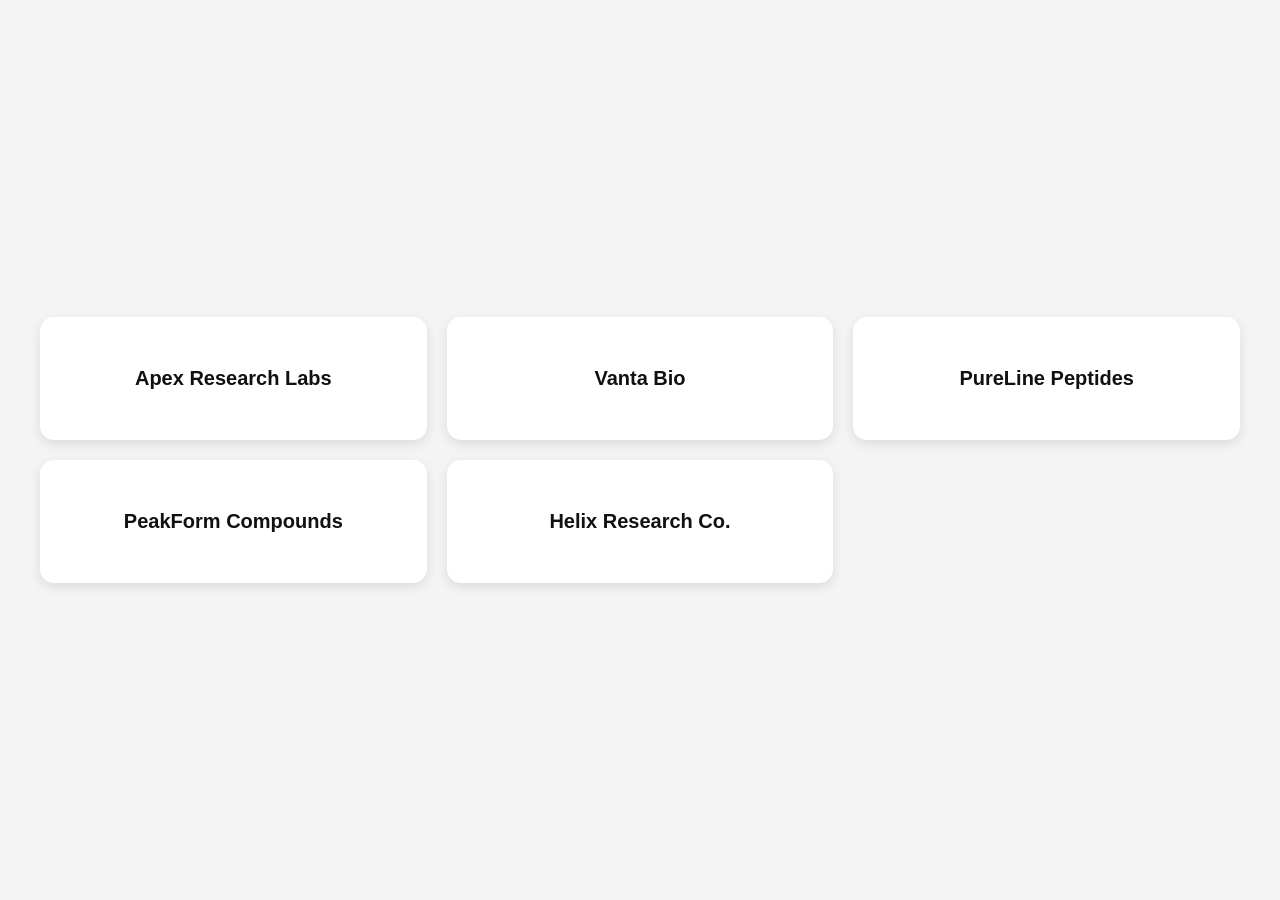
<file: index.html>
<!DOCTYPE html>
<html lang="en">

<head>
    <meta charset="UTF-8" />
    <meta name="viewport" content="width=device-width, initial-scale=1.0" />
    <title>5 Website</title>

    <style>
        * {
            margin: 0;
            padding: 0;
            box-sizing: border-box;
            font-family: Arial, sans-serif;
        }

        body {
            background: #f4f4f4;
            min-height: 100vh;
            display: flex;
            justify-content: center;
            align-items: center;
            padding: 30px;
        }

        .grid-container {
            width: 100%;
            max-width: 1200px;

            display: grid;
            grid-template-columns: repeat(3, 1fr);
            gap: 20px;
        }

        .box {
            background: white;
            border-radius: 14px;
            padding: 50px 20px;
            text-align: center;
            text-decoration: none;
            color: #111;
            font-size: 20px;
            font-weight: bold;
            box-shadow: 0 4px 12px rgba(0, 0, 0, 0.1);
            transition: 0.3s ease;
        }

        .box:hover {
            transform: translateY(-5px);
            background: #111;
            color: white;
        }

        /* Tablet */
        @media (max-width: 900px) {
            .grid-container {
                grid-template-columns: repeat(2, 1fr);
            }
        }

        /* Mobile */
        @media (max-width: 600px) {
            .grid-container {
                grid-template-columns: 1fr;
            }

            .box {
                padding: 40px 20px;
                font-size: 18px;
            }
        }
    </style>
</head>

<body>

    <div class="grid-container">

        <a href="./APEX/index.html" class="box" target="_blank">
            Apex Research Labs
        </a>

        <a href="./Vanta Bio/index.html" class="box" target="_blank">
            Vanta Bio
        </a>

        <a href="./PureLine Peptides/index.html" class="box" target="_blank">
            PureLine Peptides
        </a>

        <a href="./PeakForm Compounds/index.html" class="box" target="_blank">
            PeakForm Compounds
        </a>

        <a href="./Helix Research/index.html" class="box" target="_blank">
            Helix Research Co.
        </a>

    </div>

</body>

</html>
</file>
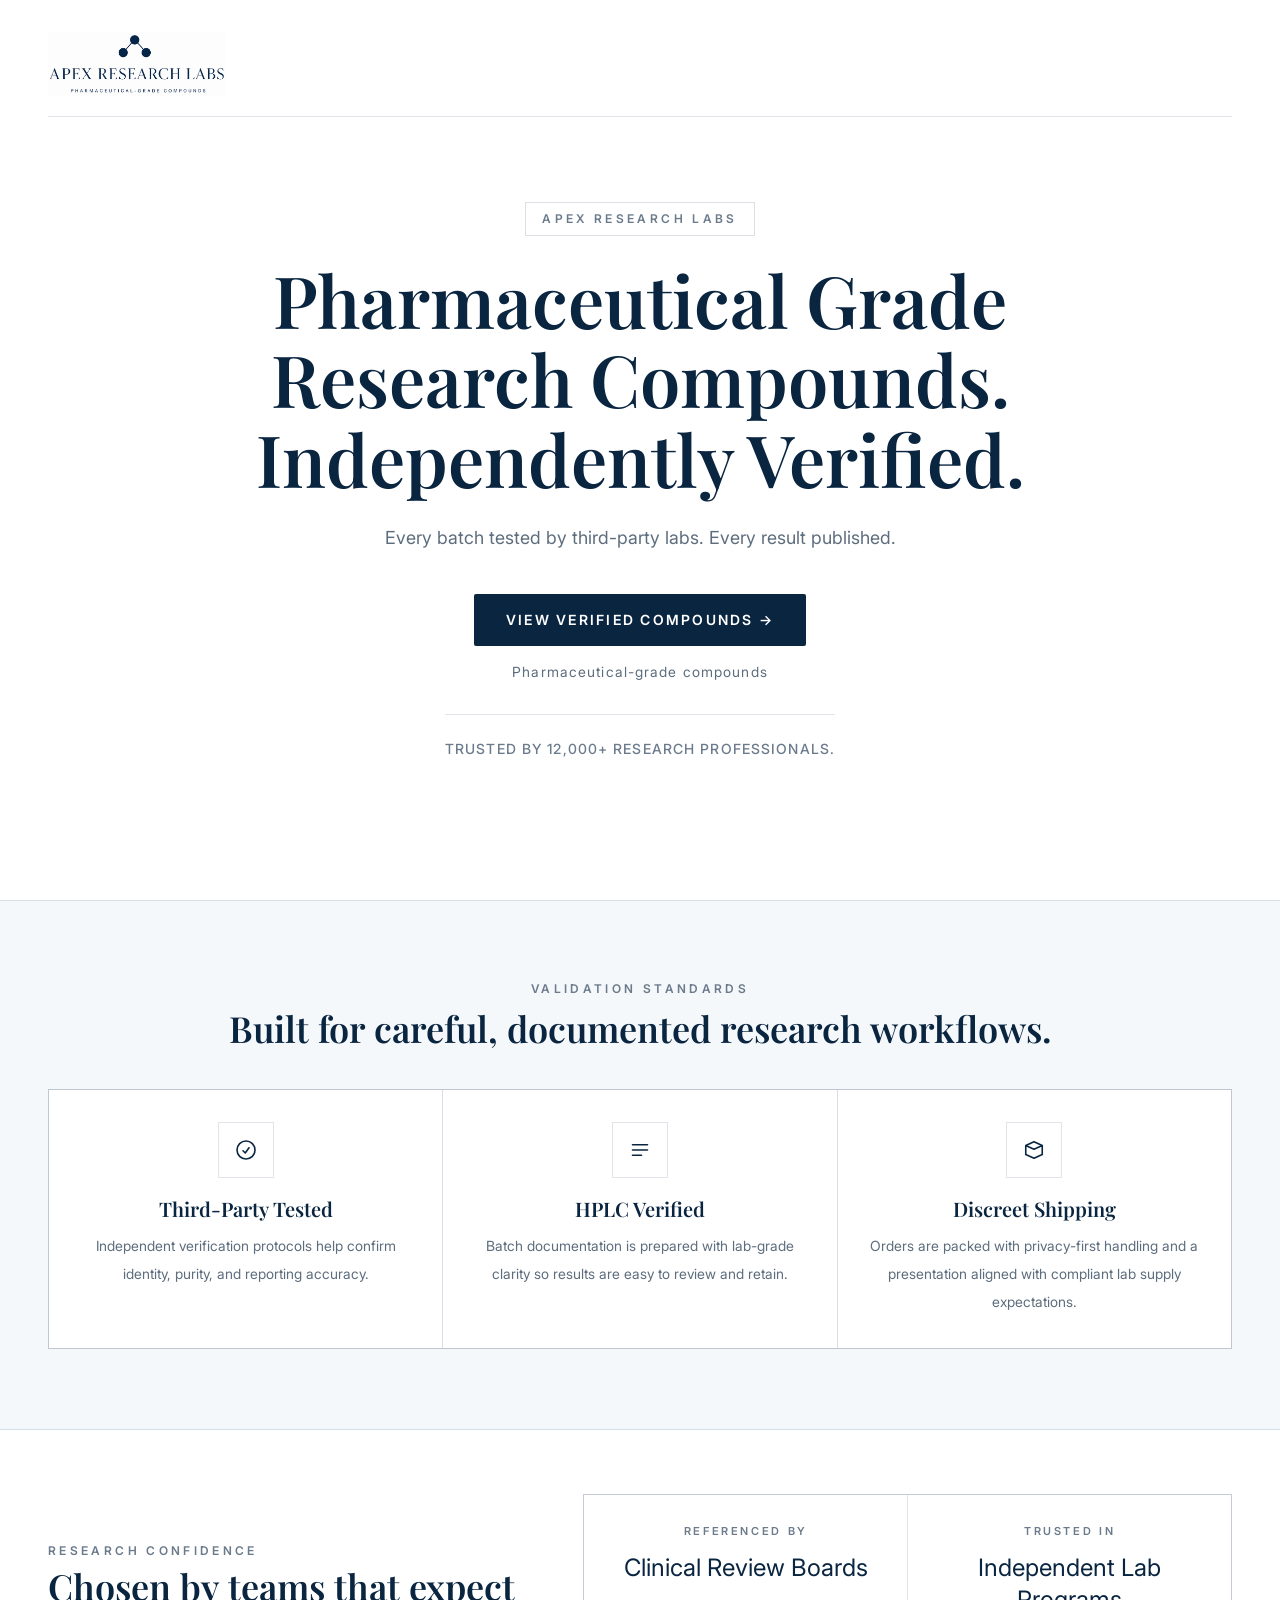
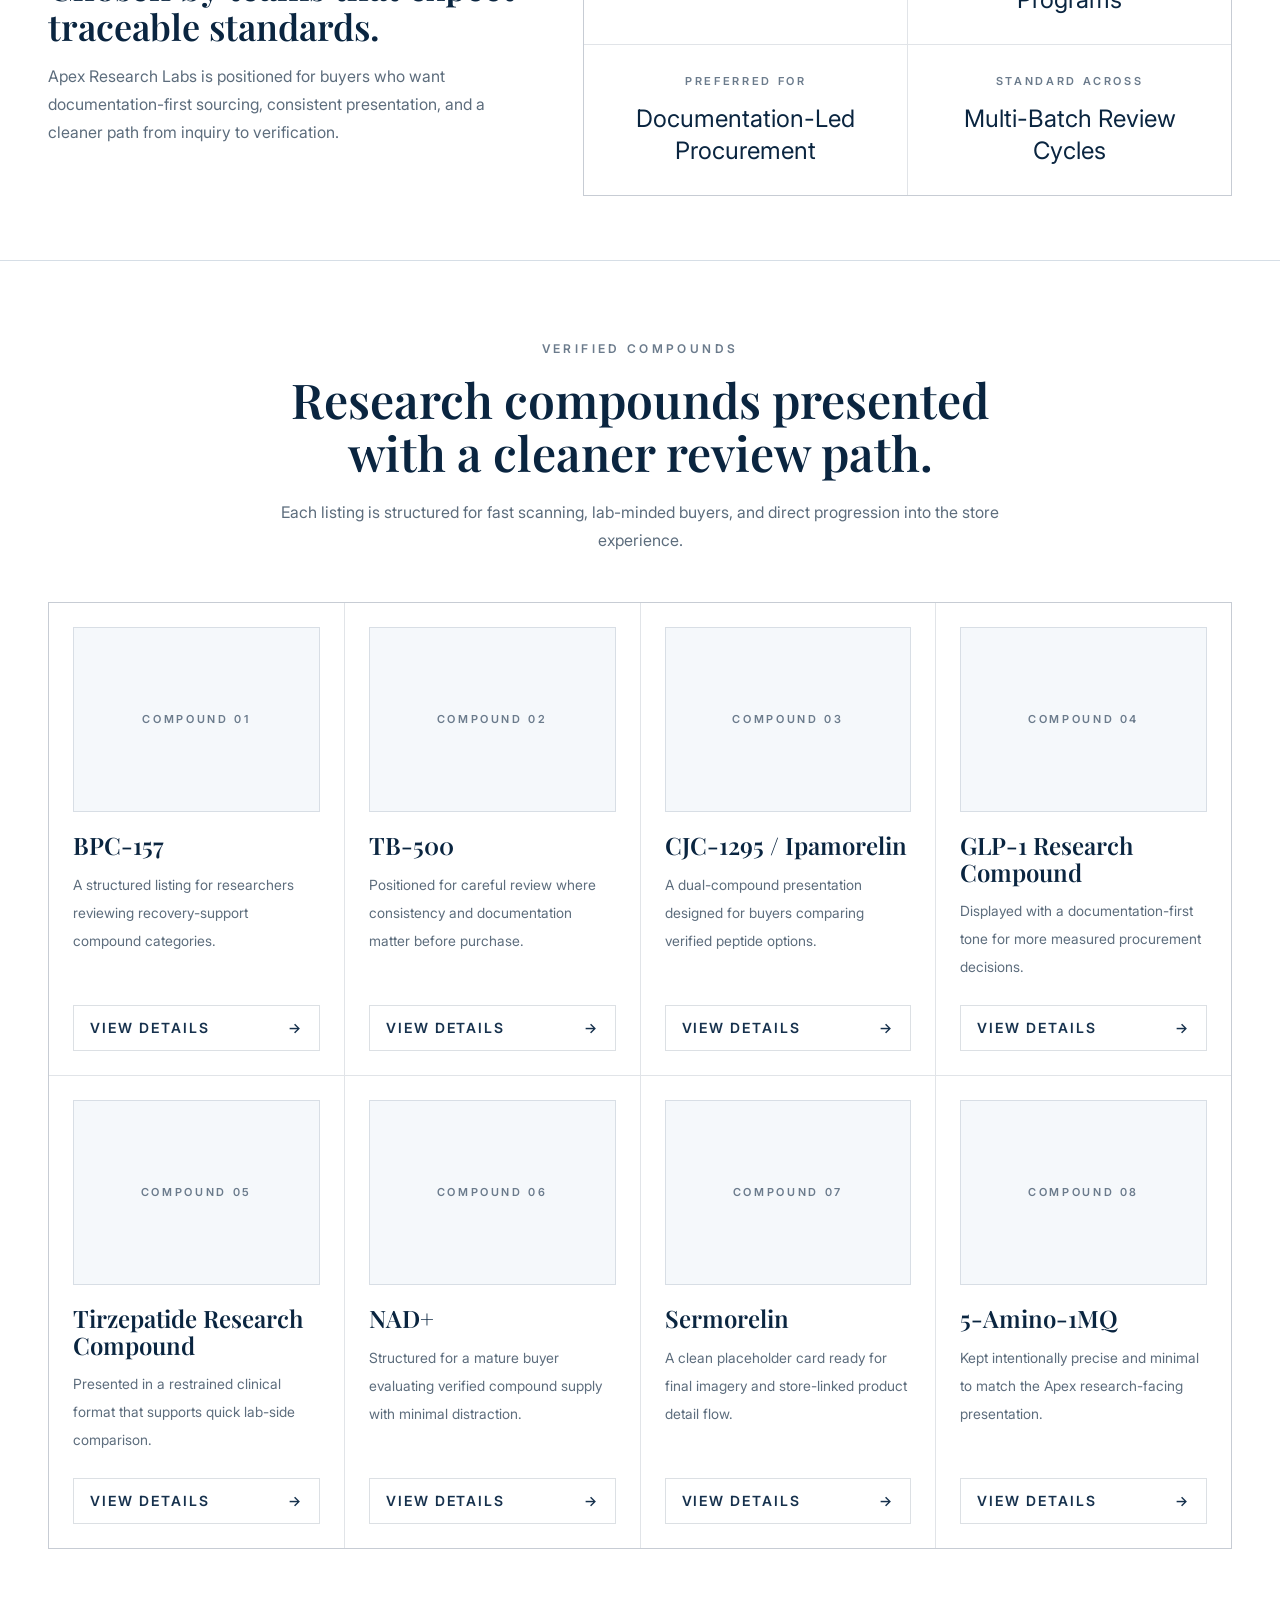
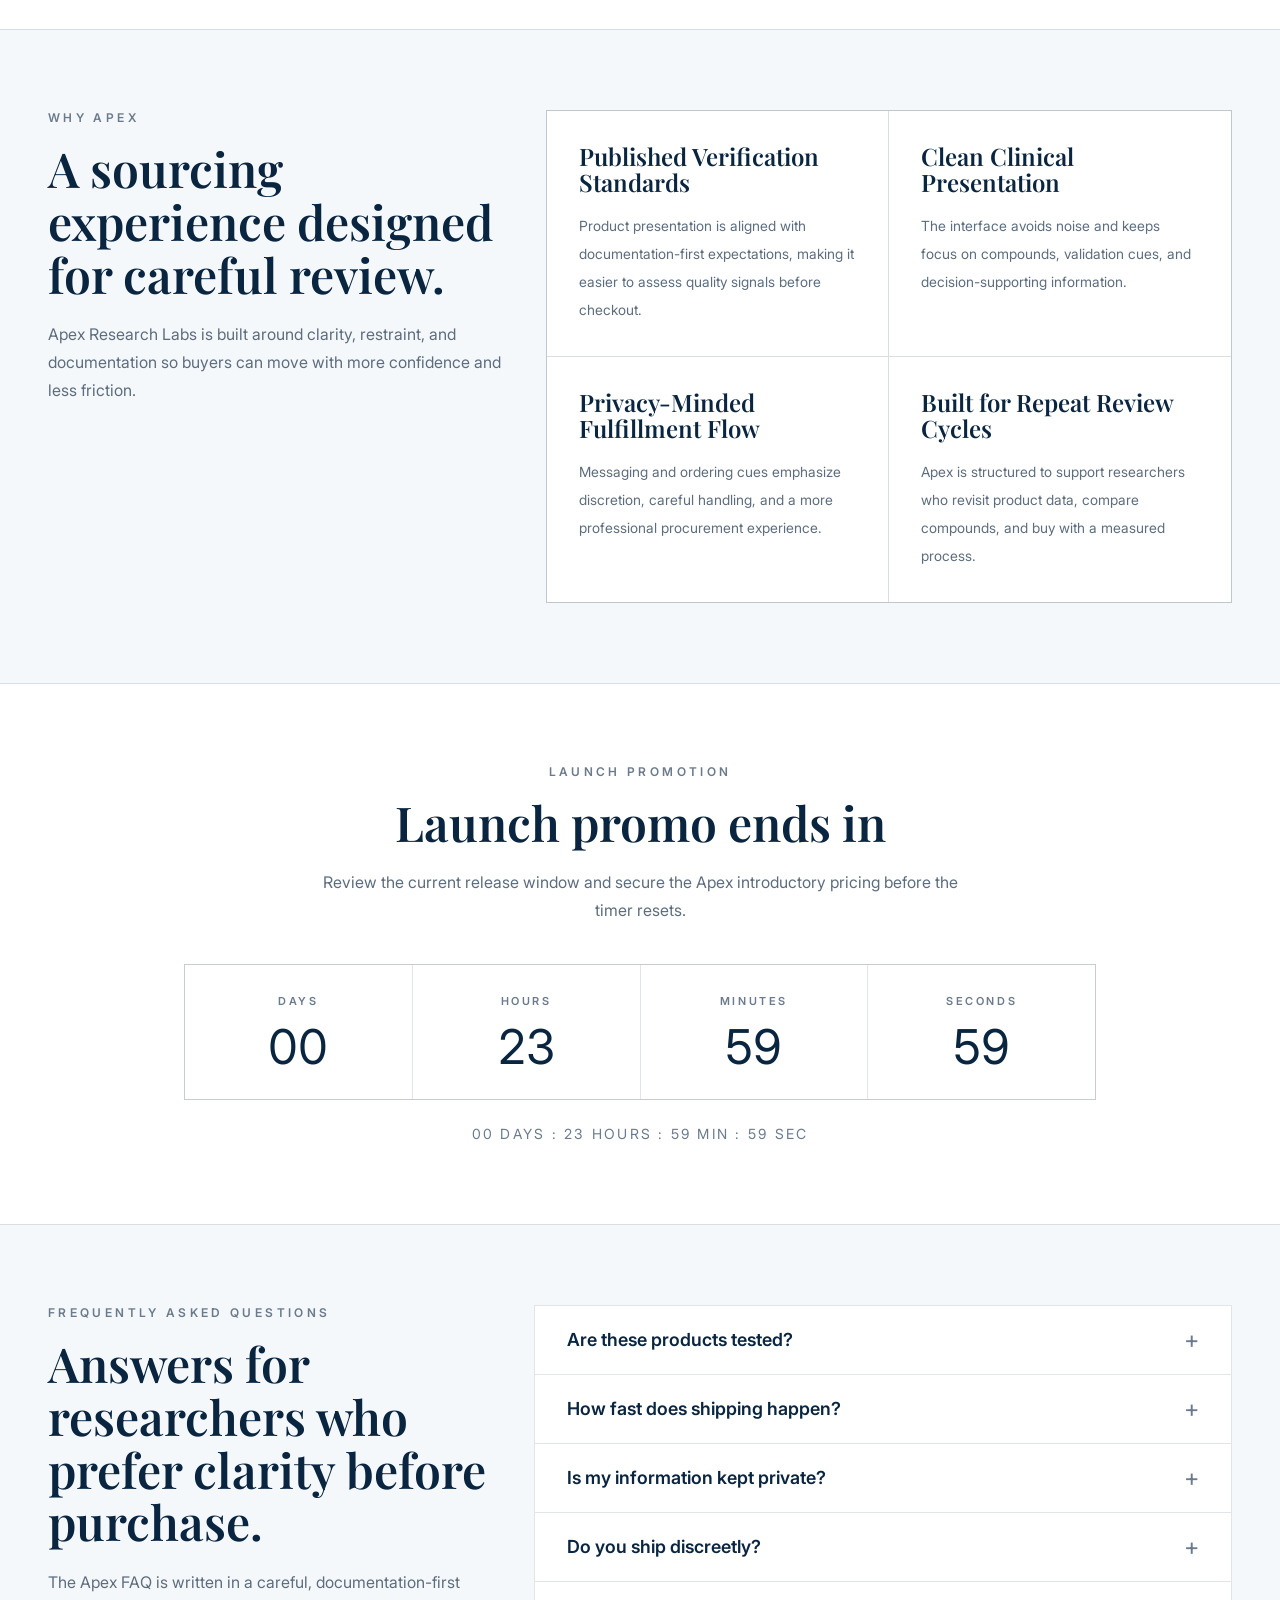
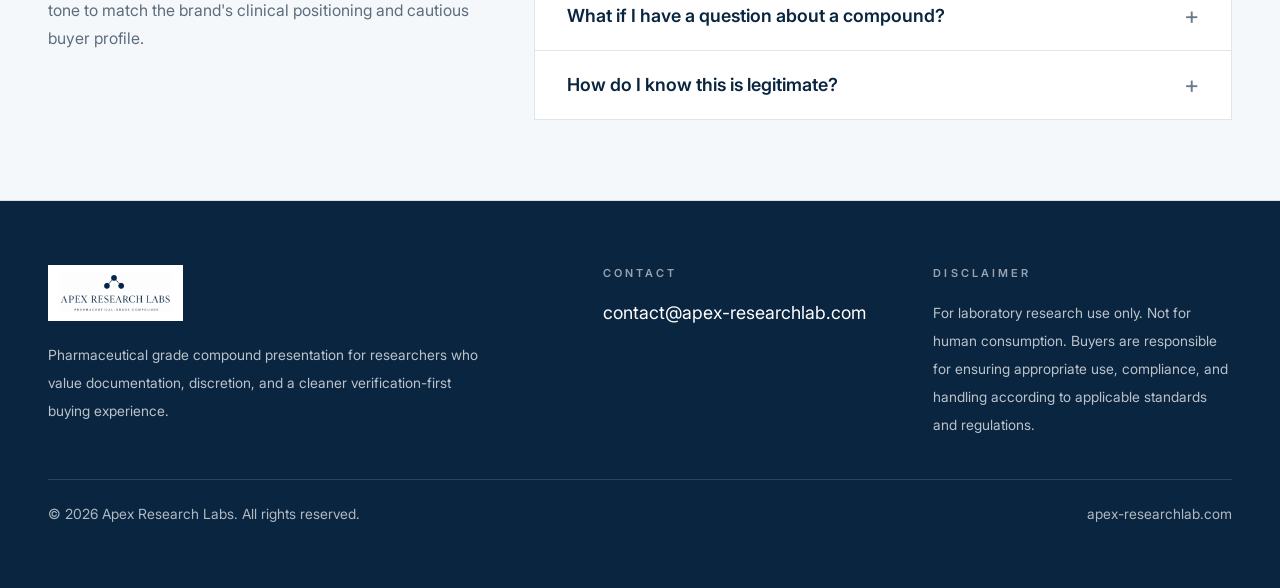
<file: APEX/index.html>
<!DOCTYPE html>
<html lang="en">

<head>
    <meta charset="UTF-8" />
    <meta http-equiv="X-UA-Compatible" content="IE=edge" />
    <meta name="viewport" content="width=device-width, initial-scale=1.0" />
    <title>Apex Research Labs</title>

    <script src="./tailwind.js"></script>

    <link rel="stylesheet" href="./style.css" />

</head>

<body class="bg-white text-[var(--color-text)]">
    <section class="relative overflow-hidden border-b border-[var(--color-border)] bg-white">
        <div class="mx-auto flex min-h-screen w-full max-w-7xl flex-col px-5 md:pb-24 pb-16 pt-8 sm:px-8 lg:px-12">
            <header class="flex items-center justify-start border-b border-[rgba(10,37,64,0.12)] pb-5">
                <a href="/" class="inline-flex items-center">
                    <img src="./assets/logo_1_apex_research.png" alt="Apex Research Labs"
                        class="h-12 w-auto sm:h-14 lg:h-16" />
                </a>
            </header>

            <div class="flex flex-1 items-center justify-center">
                <div class="mx-auto flex max-w-4xl flex-col items-center text-center">
                    <p
                        class="mb-6 mt-10 inline-flex items-center border border-[rgba(10,37,64,0.14)] px-4 py-2 text-[11px] font-semibold uppercase tracking-[0.28em] text-[var(--color-accent)] sm:text-xs">
                        Apex Research Labs
                    </p>

                    <h1
                        class="max-w-4xl font-[var(--font-heading)] text-4xl leading-tight text-[var(--color-primary)] sm:text-5xl lg:text-7xl">
                        Pharmaceutical Grade Research Compounds. Independently Verified.
                    </h1>

                    <p class="mt-6 max-w-2xl text-base leading-8 text-[var(--color-text-muted)] sm:text-lg">
                        Every batch tested by third-party labs. Every result published.
                    </p>

                    <div class="mt-10 flex flex-col items-center gap-4">
                        <a href="#"
                            class="inline-flex min-w-[240px] items-center justify-center rounded-[2px] bg-[var(--color-primary)] px-8 py-4 text-sm font-semibold uppercase tracking-[0.16em] !text-white transition hover:bg-[#14395d]">
                            View Verified Compounds &rarr;
                        </a>

                        <p class="text-xs tracking-[0.08em] text-[var(--color-text-muted)] sm:text-sm">
                            Pharmaceutical-grade compounds
                        </p>
                    </div>

                    <p
                        class="mt-8 border-t border-[rgba(10,37,64,0.12)] pt-6 text-sm font-medium tracking-[0.08em] text-[var(--color-accent)] uppercase">
                        Trusted by 12,000+ research professionals.
                    </p>
                </div>
            </div>
        </div>
    </section>

    <section class="border-b border-[var(--color-border)] bg-[var(--color-surface)]">
        <div class="mx-auto w-full max-w-7xl px-5 py-20 sm:px-8 lg:px-12">
            <div class="mb-8 flex flex-col gap-3 text-center sm:mb-10">
                <p class="text-[11px] font-semibold uppercase tracking-[0.28em] text-[var(--color-accent)] sm:text-xs">
                    Validation Standards
                </p>
                <h2 class="font-[var(--font-heading)] text-3xl text-[var(--color-primary)] sm:text-4xl">
                    Built for careful, documented research workflows.
                </h2>
            </div>

            <div class="grid gap-px border border-[rgba(10,37,64,0.12)] bg-[rgba(10,37,64,0.12)] md:grid-cols-3">
                <article class="bg-white px-6 py-8 text-center sm:px-8">
                    <div
                        class="mx-auto mb-5 flex h-14 w-14 items-center justify-center border border-[rgba(10,37,64,0.12)]">
                        <svg class="h-6 w-6 text-[var(--color-primary)]" viewBox="0 0 24 24" fill="none"
                            stroke="currentColor" stroke-width="1.6" aria-hidden="true">
                            <path stroke-linecap="round" stroke-linejoin="round"
                                d="M9 12.75 11.25 15 15 9.75M21 12A9 9 0 1 1 3 12a9 9 0 0 1 18 0Z" />
                        </svg>
                    </div>
                    <h3 class="text-xl text-[var(--color-primary)]">Third-Party Tested</h3>
                    <p class="mt-3 text-sm leading-7 text-[var(--color-text-muted)]">
                        Independent verification protocols help confirm identity, purity, and reporting accuracy.
                    </p>
                </article>

                <article class="bg-white px-6 py-8 text-center sm:px-8">
                    <div
                        class="mx-auto mb-5 flex h-14 w-14 items-center justify-center border border-[rgba(10,37,64,0.12)]">
                        <svg class="h-6 w-6 text-[var(--color-primary)]" viewBox="0 0 24 24" fill="none"
                            stroke="currentColor" stroke-width="1.6" aria-hidden="true">
                            <path stroke-linecap="round" stroke-linejoin="round"
                                d="M4.5 6.75h15m-15 5.25h15m-15 5.25h9" />
                        </svg>
                    </div>
                    <h3 class="text-xl text-[var(--color-primary)]">HPLC Verified</h3>
                    <p class="mt-3 text-sm leading-7 text-[var(--color-text-muted)]">
                        Batch documentation is prepared with lab-grade clarity so results are easy to review and retain.
                    </p>
                </article>

                <article class="bg-white px-6 py-8 text-center sm:px-8">
                    <div
                        class="mx-auto mb-5 flex h-14 w-14 items-center justify-center border border-[rgba(10,37,64,0.12)]">
                        <svg class="h-6 w-6 text-[var(--color-primary)]" viewBox="0 0 24 24" fill="none"
                            stroke="currentColor" stroke-width="1.6" aria-hidden="true">
                            <path stroke-linecap="round" stroke-linejoin="round"
                                d="M3.75 7.5 12 3.75 20.25 7.5 12 11.25 3.75 7.5Zm0 0V16.5L12 20.25l8.25-3.75V7.5" />
                        </svg>
                    </div>
                    <h3 class="text-xl text-[var(--color-primary)]">Discreet Shipping</h3>
                    <p class="mt-3 text-sm leading-7 text-[var(--color-text-muted)]">
                        Orders are packed with privacy-first handling and a presentation aligned with compliant lab
                        supply expectations.
                    </p>
                </article>
            </div>
        </div>
    </section>

    <section class="border-b border-[var(--color-border)] bg-white">
        <div class="mx-auto w-full max-w-7xl px-5 py-16 sm:px-8 lg:px-12">
            <div class="grid gap-8 md:gap-14 lg:grid-cols-[0.85fr_1.15fr] lg:items-center">
                <div class="">
                    <p
                        class="mb-2 text-[11px] font-semibold uppercase tracking-[0.28em] text-[var(--color-accent)] sm:text-xs">
                        Research Confidence
                    </p>
                    <h2 class=" font-[var(--font-heading)] text-3xl text-[var(--color-primary)] sm:text-4xl">
                        Chosen by teams that expect traceable standards.
                    </h2>
                    <p class="mt-4 max-w-xl text-sm leading-7 text-[var(--color-text-muted)] sm:text-base">
                        Apex Research Labs is positioned for buyers who want documentation-first sourcing, consistent
                        presentation,
                        and a cleaner path from inquiry to verification.
                    </p>
                </div>

                <div
                    class="grid gap-px border border-[rgba(10,37,64,0.12)] bg-[rgba(10,37,64,0.12)] sm:grid-cols-2 grid-cols-1">
                    <div class="bg-white px-6 py-7 text-center">
                        <p class="text-[11px] font-semibold uppercase tracking-[0.24em] text-[var(--color-accent)]">
                            Referenced By
                        </p>
                        <p class="mt-3 font-[var(--font-heading)] text-2xl text-[var(--color-primary)]">
                            Clinical Review Boards
                        </p>
                    </div>

                    <div class="bg-white px-6 py-7 text-center">
                        <p class="text-[11px] font-semibold uppercase tracking-[0.24em] text-[var(--color-accent)]">
                            Trusted In
                        </p>
                        <p class="mt-3 font-[var(--font-heading)] text-2xl text-[var(--color-primary)]">
                            Independent Lab Programs
                        </p>
                    </div>

                    <div class="bg-white px-6 py-7 text-center">
                        <p class="text-[11px] font-semibold uppercase tracking-[0.24em] text-[var(--color-accent)]">
                            Preferred For
                        </p>
                        <p class="mt-3 font-[var(--font-heading)] text-2xl text-[var(--color-primary)]">
                            Documentation-Led Procurement
                        </p>
                    </div>

                    <div class="bg-white px-6 py-7 text-center">
                        <p class="text-[11px] font-semibold uppercase tracking-[0.24em] text-[var(--color-accent)]">
                            Standard Across
                        </p>
                        <p class="mt-3 font-[var(--font-heading)] text-2xl text-[var(--color-primary)]">
                            Multi-Batch Review Cycles
                        </p>
                    </div>
                </div>
            </div>
        </div>
    </section>

    <div id="email-gate"
        class="pointer-events-none fixed inset-0 z-50 hidden items-center justify-center bg-[rgba(10,37,64,0.68)] px-5 opacity-0 transition duration-300">
        <div id="email-gate-backdrop" class="absolute inset-0"></div>

        <div
            class="relative z-10 w-full max-w-xl border border-[rgba(255,255,255,0.18)] bg-white p-6 shadow-none sm:p-8">
            <button id="email-gate-close" type="button" aria-label="Close email offer"
                class="absolute right-4 top-4 inline-flex h-10 w-10 items-center justify-center border border-[rgba(10,37,64,0.12)] text-[var(--color-primary)] transition hover:bg-[var(--color-surface)]">
                <span class="text-lg leading-none">&times;</span>
            </button>

            <div class="pr-10">
                <p
                    class=" mb-2 text-[11px] font-semibold uppercase tracking-[0.28em] text-[var(--color-accent)] sm:text-xs">
                    Introductory Offer
                </p>
                <h2 class=" max-w-lg font-[var(--font-heading)] text-3xl text-[var(--color-primary)] sm:text-4xl">
                    Get 15% off your first order + free HPLC report
                </h2>
                <p class="mt-4 max-w-lg text-sm leading-7 text-[var(--color-text-muted)] sm:text-base">
                    Join the Apex list to receive your launch code and a clinical-style documentation bonus for your
                    first
                    purchase.
                </p>
            </div>

            <form class="mt-8 space-y-4" id="email-gate-form">
                <label for="email-gate-input"
                    class="block text-[11px] font-semibold uppercase tracking-[0.24em] text-[var(--color-accent)]">
                    Work Email
                </label>
                <input id="email-gate-input" name="email" type="email" placeholder="name@labdomain.com"
                    class="w-full border border-[rgba(10,37,64,0.14)] bg-white px-4 py-4 text-sm text-[var(--color-text)] placeholder:text-[var(--color-text-muted)] focus:border-[var(--color-primary)]"
                    required />

                <button type="submit"
                    class="inline-flex w-full items-center justify-center rounded-[2px] bg-[var(--color-primary)] px-6 py-4 text-sm font-semibold uppercase tracking-[0.16em] text-white transition hover:bg-[#14395d]">
                    Unlock Offer
                </button>
            </form>

            <p id="email-gate-status" class="mt-4 text-sm text-[var(--color-text-muted)]" aria-live="polite"></p>

            <div class="mt-6 border-t border-[rgba(10,37,64,0.12)] pt-5">
                <p class="text-xs uppercase tracking-[0.22em] text-[var(--color-accent)]">
                    Launch Code
                </p>
                <p id="email-gate-code" class="mt-2 font-[var(--font-heading)] text-3xl text-[var(--color-primary)]">
                    APEX15
                </p>
            </div>
        </div>
    </div>

    <section class="border-b border-[var(--color-border)] bg-white">
        <div class="mx-auto w-full max-w-7xl px-5 py-20 sm:px-8 lg:px-12">
            <div class="mx-auto max-w-3xl text-center">
                <p class="text-[11px] font-semibold uppercase tracking-[0.28em] text-[var(--color-accent)] sm:text-xs">
                    Verified Compounds
                </p>
                <h2
                    class="mt-4 font-[var(--font-heading)] text-3xl text-[var(--color-primary)] sm:text-4xl lg:text-5xl">
                    Research compounds presented with a cleaner review path.
                </h2>
                <p class="mt-5 text-sm leading-7 text-[var(--color-text-muted)] sm:text-base">
                    Each listing is structured for fast scanning, lab-minded buyers, and direct progression into the
                    store
                    experience.
                </p>
            </div>

            <div
                class="mt-12 grid gap-px border border-[rgba(10,37,64,0.12)] bg-[rgba(10,37,64,0.12)] sm:grid-cols-2 xl:grid-cols-4">
                <article class="flex h-full flex-col bg-white p-5 sm:p-6">
                    <div
                        class="flex aspect-[4/3] items-center justify-center border border-[rgba(10,37,64,0.12)] bg-[var(--color-surface)]">
                        <span
                            class="text-[11px] font-semibold uppercase tracking-[0.24em] text-[var(--color-accent)]">Compound
                            01</span>
                    </div>
                    <h3 class="mt-5 text-2xl text-[var(--color-primary)]">BPC-157</h3>
                    <p class="mt-3 flex-1 text-sm leading-7 text-[var(--color-text-muted)]">
                        A structured listing for researchers reviewing recovery-support compound categories.
                    </p>
                    <a href="#" data-product="BPC-157"
                        class="product-link mt-6 inline-flex items-center justify-between border border-[rgba(10,37,64,0.14)] px-4 py-3 text-sm font-semibold uppercase tracking-[0.14em] text-[var(--color-primary)] transition hover:bg-[var(--color-surface)]">
                        View Details <span aria-hidden="true">&rarr;</span>
                    </a>
                </article>

                <article class="flex h-full flex-col bg-white p-5 sm:p-6">
                    <div
                        class="flex aspect-[4/3] items-center justify-center border border-[rgba(10,37,64,0.12)] bg-[var(--color-surface)]">
                        <span
                            class="text-[11px] font-semibold uppercase tracking-[0.24em] text-[var(--color-accent)]">Compound
                            02</span>
                    </div>
                    <h3 class="mt-5 text-2xl text-[var(--color-primary)]">TB-500</h3>
                    <p class="mt-3 flex-1 text-sm leading-7 text-[var(--color-text-muted)]">
                        Positioned for careful review where consistency and documentation matter before purchase.
                    </p>
                    <a href="#" data-product="TB-500"
                        class="product-link mt-6 inline-flex items-center justify-between border border-[rgba(10,37,64,0.14)] px-4 py-3 text-sm font-semibold uppercase tracking-[0.14em] text-[var(--color-primary)] transition hover:bg-[var(--color-surface)]">
                        View Details <span aria-hidden="true">&rarr;</span>
                    </a>
                </article>

                <article class="flex h-full flex-col bg-white p-5 sm:p-6">
                    <div
                        class="flex aspect-[4/3] items-center justify-center border border-[rgba(10,37,64,0.12)] bg-[var(--color-surface)]">
                        <span
                            class="text-[11px] font-semibold uppercase tracking-[0.24em] text-[var(--color-accent)]">Compound
                            03</span>
                    </div>
                    <h3 class="mt-5 text-2xl text-[var(--color-primary)]">CJC-1295 / Ipamorelin</h3>
                    <p class="mt-3 flex-1 text-sm leading-7 text-[var(--color-text-muted)]">
                        A dual-compound presentation designed for buyers comparing verified peptide options.
                    </p>
                    <a href="#" data-product="CJC-1295 / Ipamorelin"
                        class="product-link mt-6 inline-flex items-center justify-between border border-[rgba(10,37,64,0.14)] px-4 py-3 text-sm font-semibold uppercase tracking-[0.14em] text-[var(--color-primary)] transition hover:bg-[var(--color-surface)]">
                        View Details <span aria-hidden="true">&rarr;</span>
                    </a>
                </article>

                <article class="flex h-full flex-col bg-white p-5 sm:p-6">
                    <div
                        class="flex aspect-[4/3] items-center justify-center border border-[rgba(10,37,64,0.12)] bg-[var(--color-surface)]">
                        <span
                            class="text-[11px] font-semibold uppercase tracking-[0.24em] text-[var(--color-accent)]">Compound
                            04</span>
                    </div>
                    <h3 class="mt-5 text-2xl text-[var(--color-primary)]">GLP-1 Research Compound</h3>
                    <p class="mt-3 flex-1 text-sm leading-7 text-[var(--color-text-muted)]">
                        Displayed with a documentation-first tone for more measured procurement decisions.
                    </p>
                    <a href="#" data-product="GLP-1 Research Compound"
                        class="product-link mt-6 inline-flex items-center justify-between border border-[rgba(10,37,64,0.14)] px-4 py-3 text-sm font-semibold uppercase tracking-[0.14em] text-[var(--color-primary)] transition hover:bg-[var(--color-surface)]">
                        View Details <span aria-hidden="true">&rarr;</span>
                    </a>
                </article>

                <article class="flex h-full flex-col bg-white p-5 sm:p-6">
                    <div
                        class="flex aspect-[4/3] items-center justify-center border border-[rgba(10,37,64,0.12)] bg-[var(--color-surface)]">
                        <span
                            class="text-[11px] font-semibold uppercase tracking-[0.24em] text-[var(--color-accent)]">Compound
                            05</span>
                    </div>
                    <h3 class="mt-5 text-2xl text-[var(--color-primary)]">Tirzepatide Research Compound</h3>
                    <p class="mt-3 flex-1 text-sm leading-7 text-[var(--color-text-muted)]">
                        Presented in a restrained clinical format that supports quick lab-side comparison.
                    </p>
                    <a href="#" data-product="Tirzepatide Research Compound"
                        class="product-link mt-6 inline-flex items-center justify-between border border-[rgba(10,37,64,0.14)] px-4 py-3 text-sm font-semibold uppercase tracking-[0.14em] text-[var(--color-primary)] transition hover:bg-[var(--color-surface)]">
                        View Details <span aria-hidden="true">&rarr;</span>
                    </a>
                </article>

                <article class="flex h-full flex-col bg-white p-5 sm:p-6">
                    <div
                        class="flex aspect-[4/3] items-center justify-center border border-[rgba(10,37,64,0.12)] bg-[var(--color-surface)]">
                        <span
                            class="text-[11px] font-semibold uppercase tracking-[0.24em] text-[var(--color-accent)]">Compound
                            06</span>
                    </div>
                    <h3 class="mt-5 text-2xl text-[var(--color-primary)]">NAD+</h3>
                    <p class="mt-3 flex-1 text-sm leading-7 text-[var(--color-text-muted)]">
                        Structured for a mature buyer evaluating verified compound supply with minimal distraction.
                    </p>
                    <a href="#" data-product="NAD+"
                        class="product-link mt-6 inline-flex items-center justify-between border border-[rgba(10,37,64,0.14)] px-4 py-3 text-sm font-semibold uppercase tracking-[0.14em] text-[var(--color-primary)] transition hover:bg-[var(--color-surface)]">
                        View Details <span aria-hidden="true">&rarr;</span>
                    </a>
                </article>

                <article class="flex h-full flex-col bg-white p-5 sm:p-6">
                    <div
                        class="flex aspect-[4/3] items-center justify-center border border-[rgba(10,37,64,0.12)] bg-[var(--color-surface)]">
                        <span
                            class="text-[11px] font-semibold uppercase tracking-[0.24em] text-[var(--color-accent)]">Compound
                            07</span>
                    </div>
                    <h3 class="mt-5 text-2xl text-[var(--color-primary)]">Sermorelin</h3>
                    <p class="mt-3 flex-1 text-sm leading-7 text-[var(--color-text-muted)]">
                        A clean placeholder card ready for final imagery and store-linked product detail flow.
                    </p>
                    <a href="#" data-product="Sermorelin"
                        class="product-link mt-6 inline-flex items-center justify-between border border-[rgba(10,37,64,0.14)] px-4 py-3 text-sm font-semibold uppercase tracking-[0.14em] text-[var(--color-primary)] transition hover:bg-[var(--color-surface)]">
                        View Details <span aria-hidden="true">&rarr;</span>
                    </a>
                </article>

                <article class="flex h-full flex-col bg-white p-5 sm:p-6">
                    <div
                        class="flex aspect-[4/3] items-center justify-center border border-[rgba(10,37,64,0.12)] bg-[var(--color-surface)]">
                        <span
                            class="text-[11px] font-semibold uppercase tracking-[0.24em] text-[var(--color-accent)]">Compound
                            08</span>
                    </div>
                    <h3 class="mt-5 text-2xl text-[var(--color-primary)]">5-Amino-1MQ</h3>
                    <p class="mt-3 flex-1 text-sm leading-7 text-[var(--color-text-muted)]">
                        Kept intentionally precise and minimal to match the Apex research-facing presentation.
                    </p>
                    <a href="#" data-product="5-Amino-1MQ"
                        class="product-link mt-6 inline-flex items-center justify-between border border-[rgba(10,37,64,0.14)] px-4 py-3 text-sm font-semibold uppercase tracking-[0.14em] text-[var(--color-primary)] transition hover:bg-[var(--color-surface)]">
                        View Details <span aria-hidden="true">&rarr;</span>
                    </a>
                </article>
            </div>
        </div>
    </section>

    <section class="border-b border-[var(--color-border)] bg-[var(--color-surface)]">
        <div class="mx-auto w-full max-w-7xl px-5 py-20 sm:px-8 lg:px-12">
            <div class="grid gap-10 lg:grid-cols-[0.8fr_1.2fr] lg:items-start">
                <div>
                    <p
                        class="text-[11px] font-semibold uppercase tracking-[0.28em] text-[var(--color-accent)] sm:text-xs">
                        Why Apex
                    </p>
                    <h2
                        class="mt-4 font-[var(--font-heading)] text-3xl text-[var(--color-primary)] sm:text-4xl lg:text-5xl">
                        A sourcing experience designed for careful review.
                    </h2>
                    <p class="mt-5 max-w-xl text-sm leading-7 text-[var(--color-text-muted)] sm:text-base">
                        Apex Research Labs is built around clarity, restraint, and documentation so buyers can move with
                        more confidence and less friction.
                    </p>
                </div>

                <div class="grid gap-px border border-[rgba(10,37,64,0.12)] bg-[rgba(10,37,64,0.12)] md:grid-cols-2">
                    <article class="bg-white px-6 py-8 sm:px-8">

                        <h3 class=" text-2xl text-[var(--color-primary)]">Published Verification Standards</h3>
                        <p class="mt-4 text-sm leading-7 text-[var(--color-text-muted)]">
                            Product presentation is aligned with documentation-first expectations, making it easier to
                            assess
                            quality signals before checkout.
                        </p>
                    </article>

                    <article class="bg-white px-6 py-8 sm:px-8">

                        <h3 class=" text-2xl text-[var(--color-primary)]">Clean Clinical Presentation</h3>
                        <p class="mt-4 text-sm leading-7 text-[var(--color-text-muted)]">
                            The interface avoids noise and keeps focus on compounds, validation cues, and
                            decision-supporting
                            information.
                        </p>
                    </article>

                    <article class="bg-white px-6 py-8 sm:px-8">

                        <h3 class=" text-2xl text-[var(--color-primary)]">Privacy-Minded Fulfillment Flow</h3>
                        <p class="mt-4 text-sm leading-7 text-[var(--color-text-muted)]">
                            Messaging and ordering cues emphasize discretion, careful handling, and a more professional
                            procurement experience.
                        </p>
                    </article>

                    <article class="bg-white px-6 py-8 sm:px-8">

                        <h3 class=" text-2xl text-[var(--color-primary)]">Built for Repeat Review Cycles</h3>
                        <p class="mt-4 text-sm leading-7 text-[var(--color-text-muted)]">
                            Apex is structured to support researchers who revisit product data, compare compounds, and
                            buy with
                            a measured process.
                        </p>
                    </article>
                </div>
            </div>
        </div>
    </section>

    <section class="border-b border-[var(--color-border)] bg-white">
        <div class="mx-auto w-full max-w-7xl px-5 py-20 sm:px-8 lg:px-12">
            <div class="mx-auto max-w-5xl px-6 text-center sm:px-10 lg:px-14 ">
                <p class="text-[11px] font-semibold uppercase tracking-[0.28em] text-[var(--color-accent)] sm:text-xs">
                    Launch Promotion
                </p>
                <h2
                    class="mt-4 font-[var(--font-heading)] text-3xl text-[var(--color-primary)] sm:text-4xl lg:text-5xl">
                    Launch promo ends in
                </h2>
                <p class="mt-5 mx-auto max-w-2xl text-sm leading-7 text-[var(--color-text-muted)] sm:text-base">
                    Review the current release window and secure the Apex introductory pricing before the timer resets.
                </p>

                <div id="countdown-timer"
                    class="mt-10 grid gap-px border border-[rgba(10,37,64,0.12)] bg-[rgba(10,37,64,0.12)] sm:grid-cols-2 lg:grid-cols-4"
                    aria-live="polite">
                    <div class="bg-white px-6 py-7">
                        <p class="text-[11px] font-semibold uppercase tracking-[0.24em] text-[var(--color-accent)]">Days
                        </p>
                        <p data-countdown-unit="days"
                            class="mt-3 font-[var(--font-heading)] text-4xl text-[var(--color-primary)] sm:text-5xl">
                            00
                        </p>
                    </div>
                    <div class="bg-white px-6 py-7">
                        <p class="text-[11px] font-semibold uppercase tracking-[0.24em] text-[var(--color-accent)]">
                            Hours</p>
                        <p data-countdown-unit="hours"
                            class="mt-3 font-[var(--font-heading)] text-4xl text-[var(--color-primary)] sm:text-5xl">
                            00
                        </p>
                    </div>
                    <div class="bg-white px-6 py-7">
                        <p class="text-[11px] font-semibold uppercase tracking-[0.24em] text-[var(--color-accent)]">
                            Minutes</p>
                        <p data-countdown-unit="minutes"
                            class="mt-3 font-[var(--font-heading)] text-4xl text-[var(--color-primary)] sm:text-5xl">
                            00
                        </p>
                    </div>
                    <div class="bg-white px-6 py-7">
                        <p class="text-[11px] font-semibold uppercase tracking-[0.24em] text-[var(--color-accent)]">
                            Seconds</p>
                        <p data-countdown-unit="seconds"
                            class="mt-3 font-[var(--font-heading)] text-4xl text-[var(--color-primary)] sm:text-5xl">
                            00
                        </p>
                    </div>
                </div>

                <p id="countdown-inline-text"
                    class="mt-6 text-sm uppercase tracking-[0.16em] text-[var(--color-accent)]">
                    00 days : 00 hours : 00 min : 00 sec
                </p>
            </div>
        </div>
    </section>

    <section class="border-b border-[var(--color-border)] bg-[var(--color-surface)]">
        <div class="mx-auto w-full max-w-7xl px-5 py-20 sm:px-8 lg:px-12">
            <div class="grid gap-10 lg:grid-cols-[0.78fr_1.22fr] lg:items-start">
                <div>
                    <p
                        class="text-[11px] font-semibold uppercase tracking-[0.28em] text-[var(--color-accent)] sm:text-xs">
                        Frequently Asked Questions
                    </p>
                    <h2
                        class="mt-4 font-[var(--font-heading)] text-3xl text-[var(--color-primary)] sm:text-4xl lg:text-5xl">
                        Answers for researchers who prefer clarity before purchase.
                    </h2>
                    <p class="mt-5 max-w-xl text-sm leading-7 text-[var(--color-text-muted)] sm:text-base">
                        The Apex FAQ is written in a careful, documentation-first tone to match the brand's clinical
                        positioning and cautious buyer profile.
                    </p>
                </div>

                <div class="border border-[rgba(10,37,64,0.12)] bg-white">
                    <article class="faq-item border-b border-[rgba(10,37,64,0.12)]">
                        <button type="button"
                            class="faq-trigger flex w-full items-center justify-between gap-4 px-6 py-5 text-left sm:px-8"
                            aria-expanded="false">
                            <span class="text-lg font-semibold text-[var(--color-primary)]">Are these products
                                tested?</span>
                            <span class="faq-icon text-2xl leading-none text-[var(--color-accent)]"
                                aria-hidden="true">+</span>
                        </button>
                        <div class="faq-panel px-6 sm:px-8">
                            <p class="text-sm leading-7 text-[var(--color-text-muted)]">
                                Apex emphasizes third-party testing, HPLC verification, and batch-level review language
                                so
                                researchers can assess products through a more documented and quality-conscious lens.
                            </p>
                        </div>
                    </article>

                    <article class="faq-item border-b border-[rgba(10,37,64,0.12)]">
                        <button type="button"
                            class="faq-trigger flex w-full items-center justify-between gap-4 px-6 py-5 text-left sm:px-8"
                            aria-expanded="false">
                            <span class="text-lg font-semibold text-[var(--color-primary)]">How fast does shipping
                                happen?</span>
                            <span class="faq-icon text-2xl leading-none text-[var(--color-accent)]"
                                aria-hidden="true">+</span>
                        </button>
                        <div class="faq-panel px-6 sm:px-8">
                            <p class="text-sm leading-7 text-[var(--color-text-muted)]">
                                Fulfillment timing depends on order volume and destination, but Apex messaging is
                                designed to
                                set measured expectations rather than overstate delivery speed.
                            </p>
                        </div>
                    </article>

                    <article class="faq-item border-b border-[rgba(10,37,64,0.12)]">
                        <button type="button"
                            class="faq-trigger flex w-full items-center justify-between gap-4 px-6 py-5 text-left sm:px-8"
                            aria-expanded="false">
                            <span class="text-lg font-semibold text-[var(--color-primary)]">Is my information kept
                                private?</span>
                            <span class="faq-icon text-2xl leading-none text-[var(--color-accent)]"
                                aria-hidden="true">+</span>
                        </button>
                        <div class="faq-panel px-6 sm:px-8">
                            <p class="text-sm leading-7 text-[var(--color-text-muted)]">
                                The site experience is built around privacy-minded communication, minimal friction, and
                                a
                                discreet handling tone intended for professional buyers.
                            </p>
                        </div>
                    </article>

                    <article class="faq-item border-b border-[rgba(10,37,64,0.12)]">
                        <button type="button"
                            class="faq-trigger flex w-full items-center justify-between gap-4 px-6 py-5 text-left sm:px-8"
                            aria-expanded="false">
                            <span class="text-lg font-semibold text-[var(--color-primary)]">Do you ship
                                discreetly?</span>
                            <span class="faq-icon text-2xl leading-none text-[var(--color-accent)]"
                                aria-hidden="true">+</span>
                        </button>
                        <div class="faq-panel px-6 sm:px-8">
                            <p class="text-sm leading-7 text-[var(--color-text-muted)]">
                                Yes, Apex is positioned around discreet shipping language and a presentation style that
                                supports private, professional procurement expectations.
                            </p>
                        </div>
                    </article>

                    <article class="faq-item border-b border-[rgba(10,37,64,0.12)]">
                        <button type="button"
                            class="faq-trigger flex w-full items-center justify-between gap-4 px-6 py-5 text-left sm:px-8"
                            aria-expanded="false">
                            <span class="text-lg font-semibold text-[var(--color-primary)]">What if I have a question
                                about a compound?</span>
                            <span class="faq-icon text-2xl leading-none text-[var(--color-accent)]"
                                aria-hidden="true">+</span>
                        </button>
                        <div class="faq-panel px-6 sm:px-8">
                            <p class="text-sm leading-7 text-[var(--color-text-muted)]">
                                Researchers can use the listed contact path to request clarification, with the brand
                                voice
                                focused on accuracy, restraint, and documentation rather than aggressive selling.
                            </p>
                        </div>
                    </article>

                    <article class="faq-item">
                        <button type="button"
                            class="faq-trigger flex w-full items-center justify-between gap-4 px-6 py-5 text-left sm:px-8"
                            aria-expanded="false">
                            <span class="text-lg font-semibold text-[var(--color-primary)]">How do I know this is
                                legitimate?</span>
                            <span class="faq-icon text-2xl leading-none text-[var(--color-accent)]"
                                aria-hidden="true">+</span>
                        </button>
                        <div class="faq-panel px-6 sm:px-8">
                            <p class="text-sm leading-7 text-[var(--color-text-muted)]">
                                Apex uses verification language, clean presentation, and transparency cues to reinforce
                                a
                                more credible experience for cautious, detail-oriented buyers.
                            </p>
                        </div>
                    </article>
                </div>
            </div>
        </div>
    </section>

    <footer class="bg-[var(--color-primary)] text-white">
        <div class="mx-auto w-full max-w-7xl px-5 py-16 sm:px-8 lg:px-12">
            <div
                class="grid gap-10 border-b border-[rgba(255,255,255,0.14)] pb-10 lg:grid-cols-[0.9fr_1.1fr] lg:items-start">
                <div>
                    <img src="./assets/logo_1_apex_research.png" alt="Apex Research Labs"
                        class="h-14 w-auto bg-white px-3 py-2" />
                    <p class="mt-5 max-w-md text-sm leading-7 text-[rgba(255,255,255,0.72)]">
                        Pharmaceutical grade compound presentation for researchers who value documentation, discretion,
                        and a
                        cleaner verification-first buying experience.
                    </p>
                </div>

                <div class="grid gap-8 sm:grid-cols-2">
                    <div>
                        <p class="text-[11px] font-semibold uppercase tracking-[0.28em] text-[rgba(255,255,255,0.58)]">
                            Contact
                        </p>
                        <a href="mailto:contact@apex-researchlab.com"
                            class="mt-4 inline-block text-lg text-white transition hover:text-[rgba(255,255,255,0.78)]">
                            contact@apex-researchlab.com
                        </a>
                    </div>

                    <div>
                        <p class="text-[11px] font-semibold uppercase tracking-[0.28em] text-[rgba(255,255,255,0.58)]">
                            Disclaimer
                        </p>
                        <p class="mt-4 text-sm leading-7 text-[rgba(255,255,255,0.72)]">
                            For laboratory research use only. Not for human consumption. Buyers are responsible for
                            ensuring
                            appropriate use, compliance, and handling according to applicable standards and regulations.
                        </p>
                    </div>
                </div>
            </div>

            <div
                class="flex flex-col gap-3 pt-6 text-sm text-[rgba(255,255,255,0.68)] sm:flex-row sm:items-center sm:justify-between">
                <p>&copy; 2026 Apex Research Labs. All rights reserved.</p>
                <p>apex-researchlab.com</p>
            </div>
        </div>
    </footer>
</body>
<script src="./config.js"></script>
<script src="./script.js"></script>

</html>
</file>
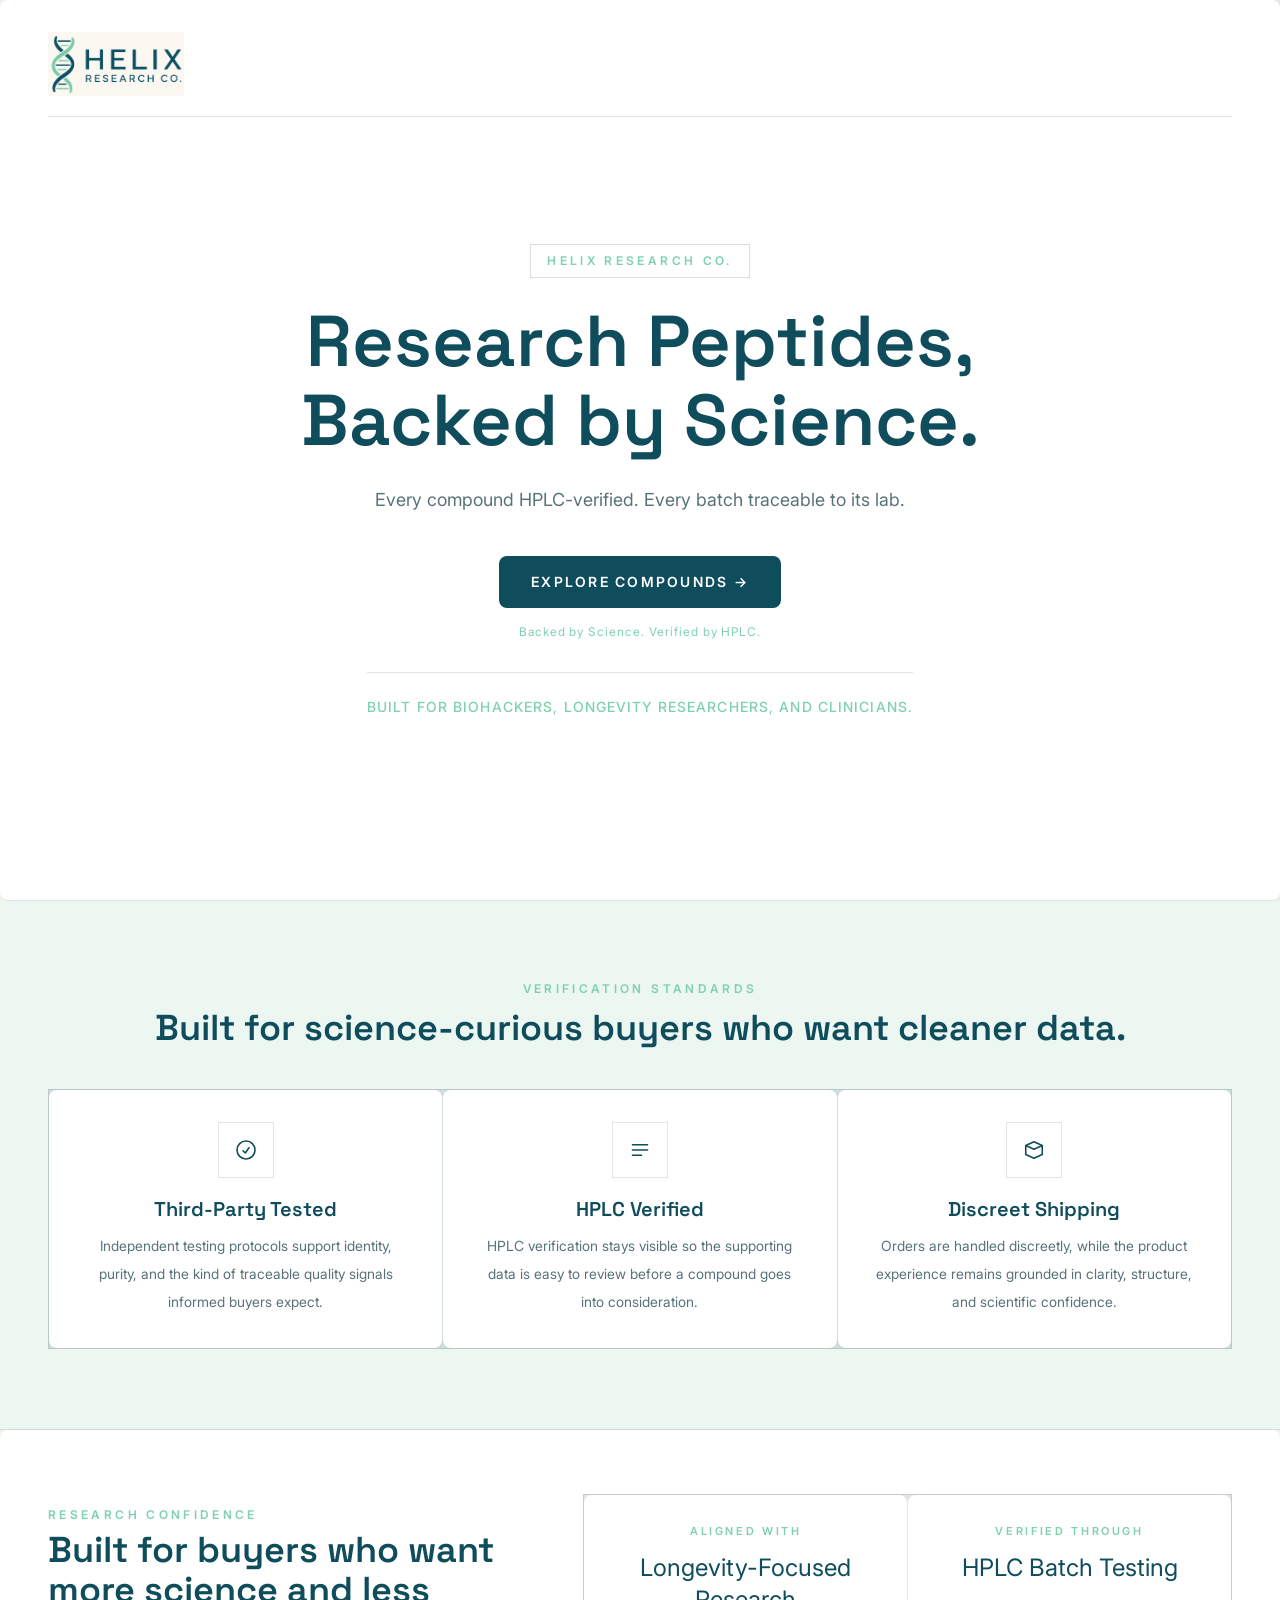
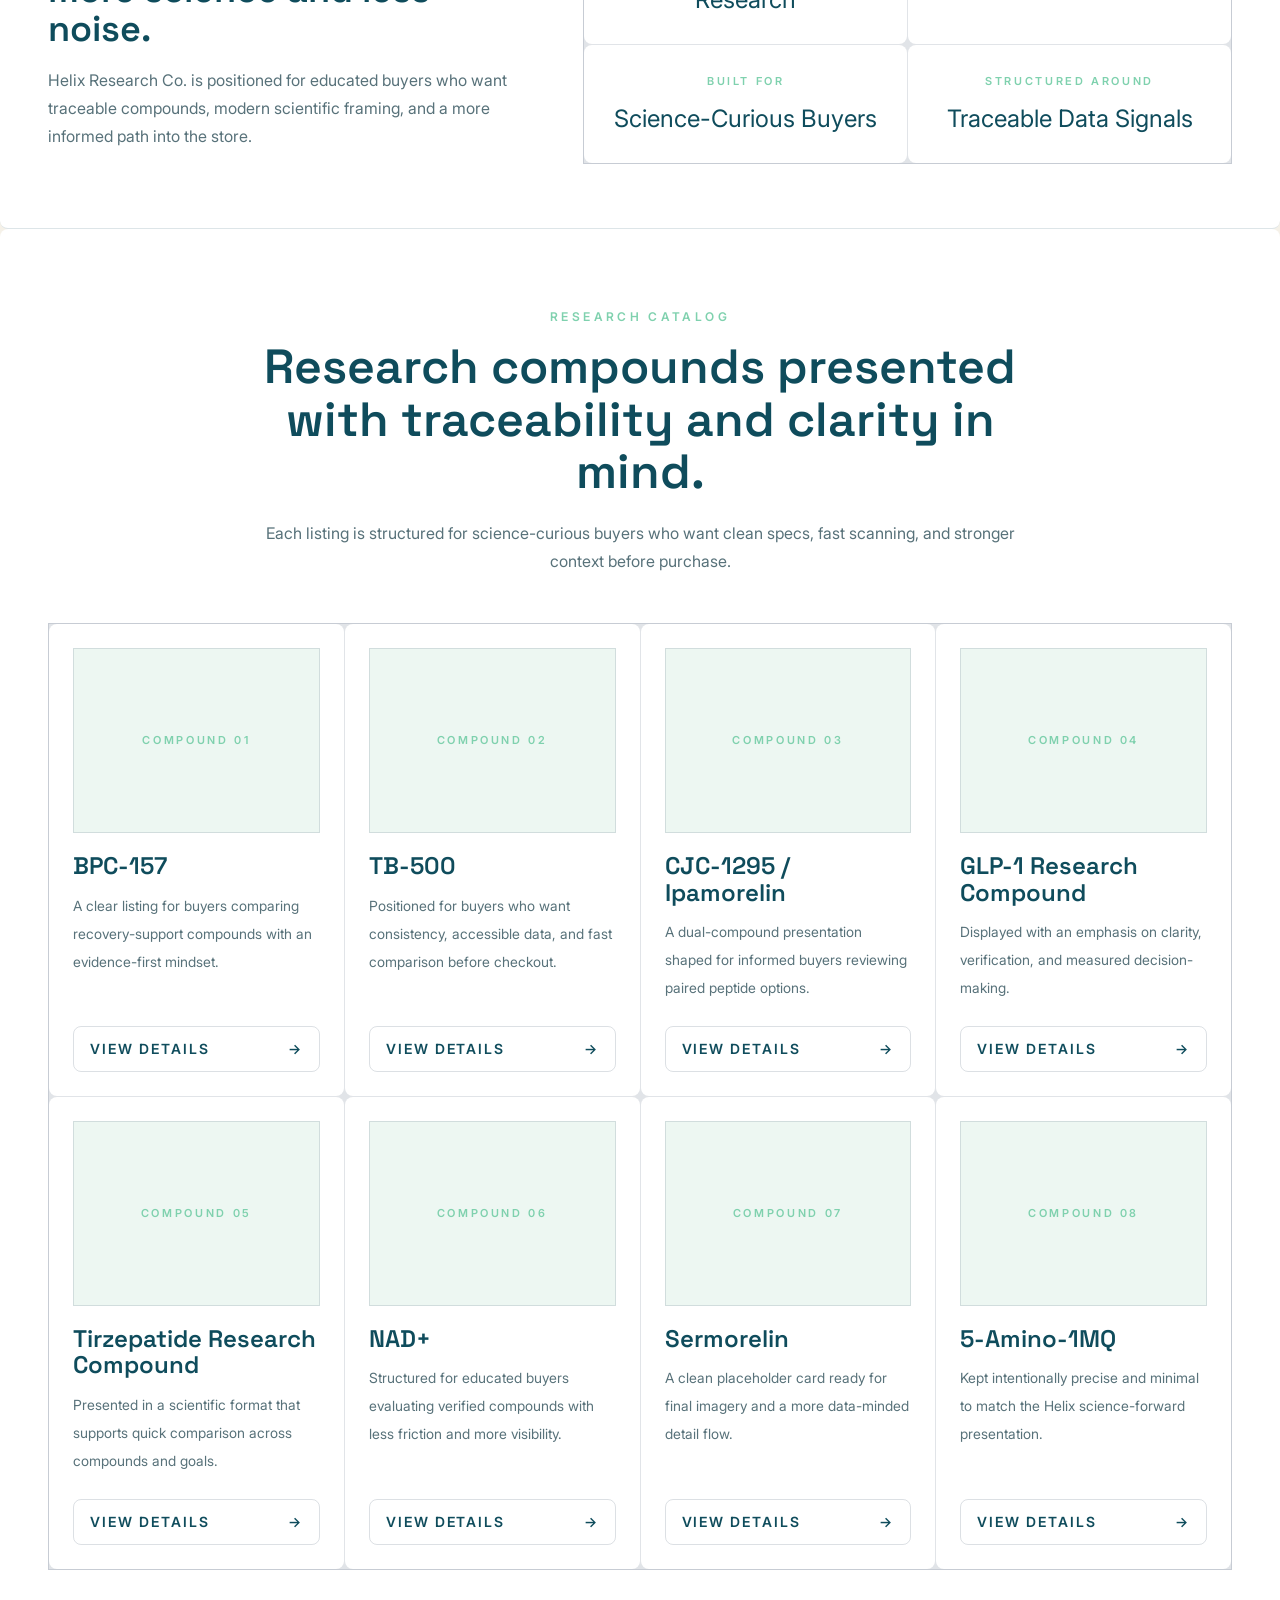
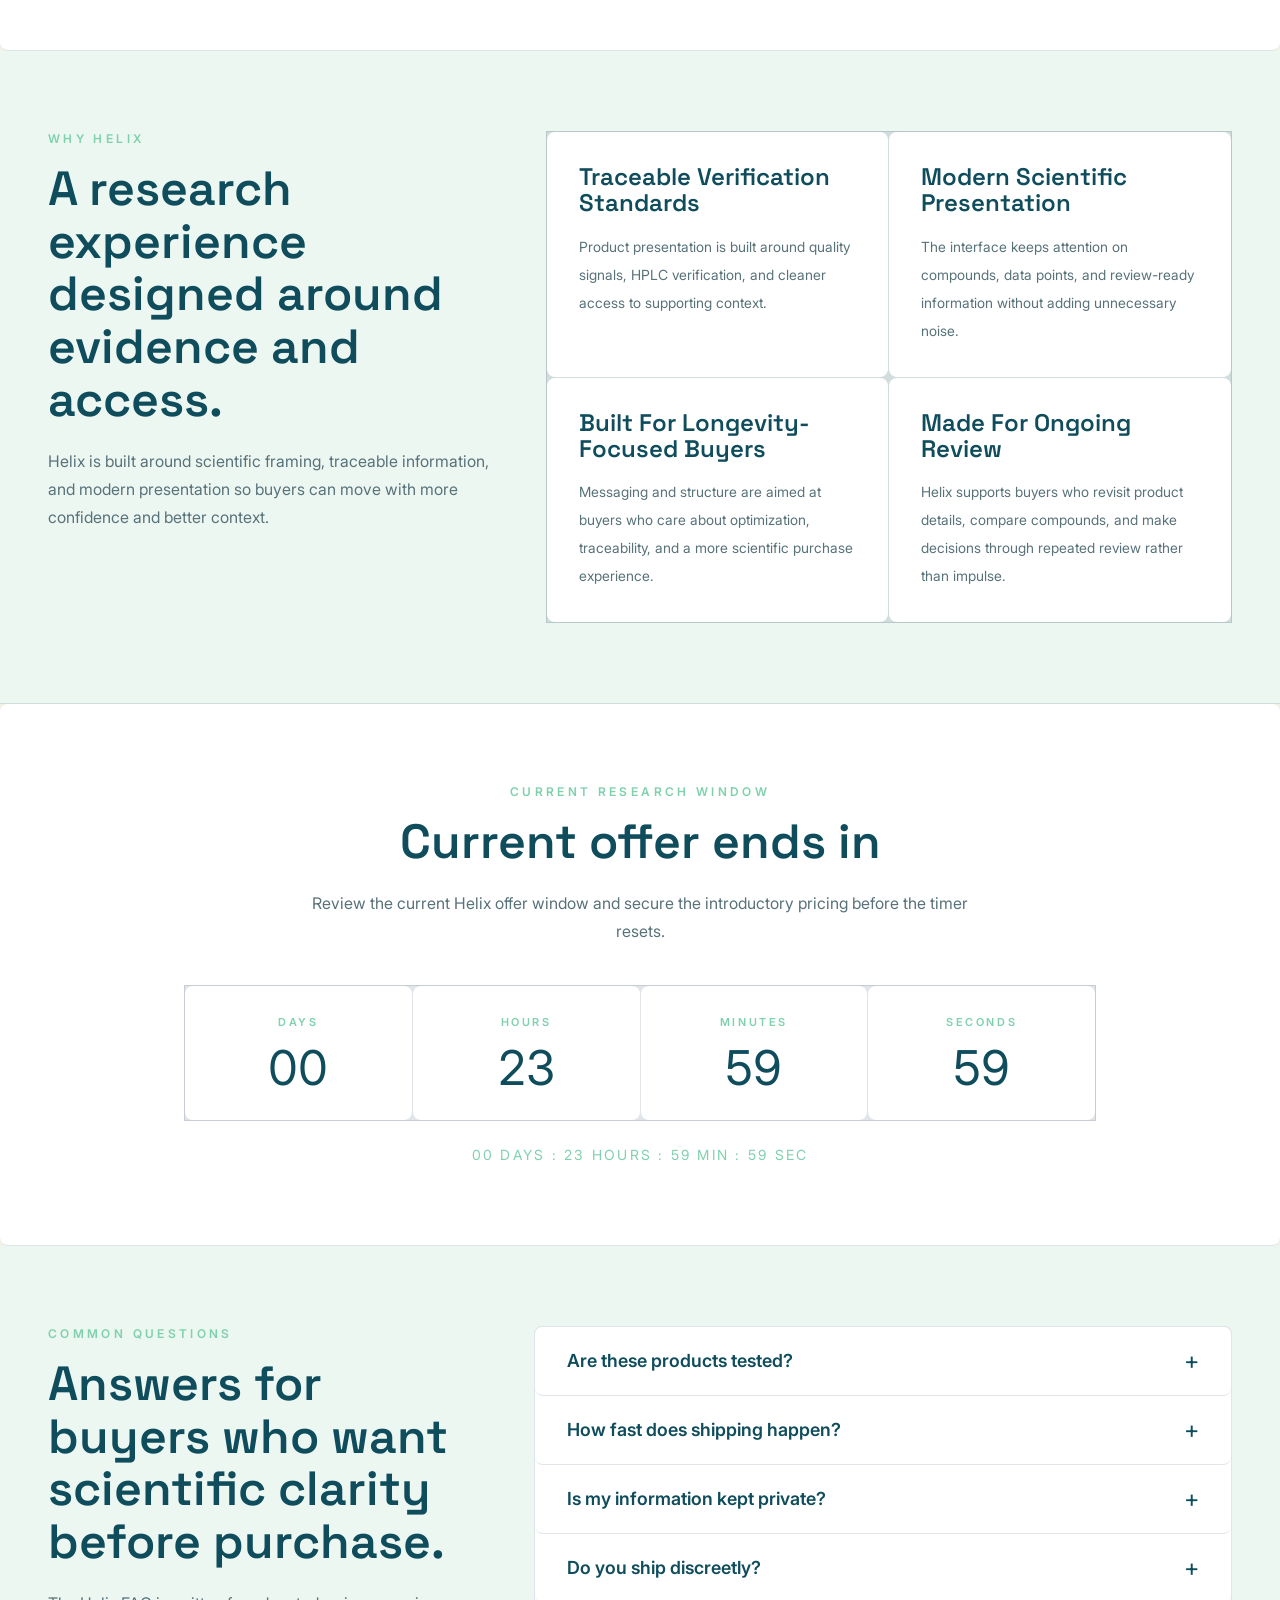
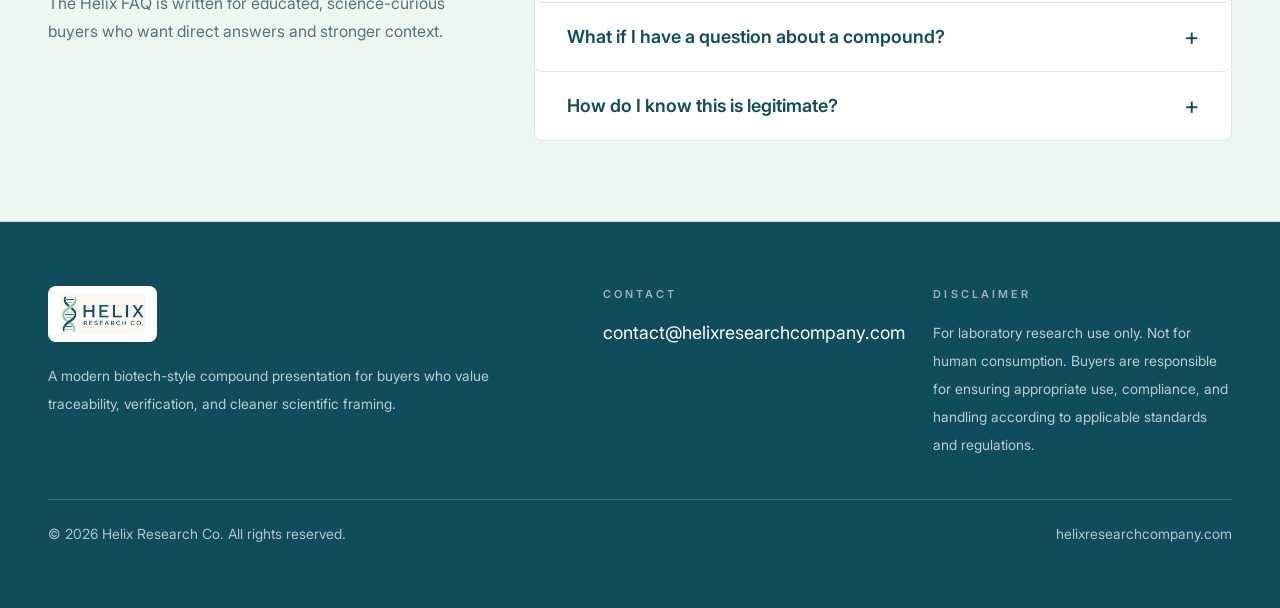
<file: Helix Research/index.html>
<!DOCTYPE html>
<html lang="en">

<head>
    <meta charset="UTF-8" />
    <meta http-equiv="X-UA-Compatible" content="IE=edge" />
    <meta name="viewport" content="width=device-width, initial-scale=1.0" />
    <title>Helix Research Co.</title>

    <script src="./tailwind.js"></script>

    <link rel="stylesheet" href="./style.css" />

</head>

<body class="helix-theme bg-[var(--color-background)] text-[var(--color-text)]">
    <section class="relative overflow-hidden border-b border-[var(--color-border)] bg-white">
        <div class="mx-auto flex min-h-screen w-full max-w-7xl flex-col px-5 md:pb-24 pb-16 pt-8 sm:px-8 lg:px-12">
            <header class="flex items-center justify-start border-b border-[rgba(10,37,64,0.12)] pb-5">
                <a href="/" class="inline-flex items-center">
                    <img src="./assets/logo_4_helix_research.png" alt="Helix Research Co."
                        class="h-12 w-auto sm:h-14 lg:h-16" />
                </a>
            </header>

            <div class="flex flex-1 items-center justify-center">
                <div class="mx-auto flex max-w-4xl flex-col items-center text-center">
                    <p
                        class="mb-6 mt-10 inline-flex items-center border border-[rgba(10,37,64,0.14)] px-4 py-2 text-[11px] font-semibold uppercase tracking-[0.28em] text-[var(--color-accent)] sm:text-xs">
                        Helix Research Co.
                    </p>

                    <h1
                        class="max-w-4xl font-[var(--font-heading)] text-4xl leading-tight text-[var(--color-primary)] sm:text-5xl lg:text-7xl">
                        Research Peptides, Backed by Science.
                    </h1>

                    <p class="mt-6 max-w-2xl text-base leading-8 text-[var(--color-text-muted)] sm:text-lg">
                        Every compound HPLC-verified. Every batch traceable to its lab.
                    </p>

                    <div class="mt-10 flex flex-col items-center gap-4">
                        <a href="#"
                            class="inline-flex min-w-[240px] items-center justify-center rounded-[2px] bg-[var(--color-primary)] px-8 py-4 text-sm font-semibold uppercase tracking-[0.16em] !text-white transition hover:bg-[#14395d]">
                            Explore Compounds &rarr;
                        </a>



                        <div
                            class="text-xs tracking-[0.08em] text-[var(--color-accent)]">
                            Backed by Science. Verified by HPLC.
                        </div>
                    </div>

                    <p
                        class="mt-8 border-t border-[rgba(10,37,64,0.12)] pt-6 text-sm font-medium tracking-[0.08em] text-[var(--color-accent)] uppercase">
                        Built for biohackers, longevity researchers, and clinicians.
                    </p>
                </div>
            </div>
        </div>
    </section>

    <section class="border-b border-[var(--color-border)] bg-[var(--color-surface)]">
        <div class="mx-auto w-full max-w-7xl px-5 py-20 sm:px-8 lg:px-12">
            <div class="mb-8 flex flex-col gap-3 text-center sm:mb-10">
                <p class="text-[11px] font-semibold uppercase tracking-[0.28em] text-[var(--color-accent)] sm:text-xs">
                    Verification Standards
                </p>
                <h2 class="font-[var(--font-heading)] text-3xl text-[var(--color-primary)] sm:text-4xl">
                    Built for science-curious buyers who want cleaner data.
                </h2>
            </div>

            <div class="grid gap-px border border-[rgba(10,37,64,0.12)] bg-[rgba(10,37,64,0.12)] md:grid-cols-3">
                <article class="bg-white px-6 py-8 text-center sm:px-8">
                    <div
                        class="mx-auto mb-5 flex h-14 w-14 items-center justify-center border border-[rgba(10,37,64,0.12)]">
                        <svg class="h-6 w-6 text-[var(--color-primary)]" viewBox="0 0 24 24" fill="none"
                            stroke="currentColor" stroke-width="1.6" aria-hidden="true">
                            <path stroke-linecap="round" stroke-linejoin="round"
                                d="M9 12.75 11.25 15 15 9.75M21 12A9 9 0 1 1 3 12a9 9 0 0 1 18 0Z" />
                        </svg>
                    </div>
                    <h3 class="text-xl text-[var(--color-primary)]">Third-Party Tested</h3>
                    <p class="mt-3 text-sm leading-7 text-[var(--color-text-muted)]">
                        Independent testing protocols support identity, purity, and the kind of traceable quality signals informed buyers expect.
                    </p>
                </article>

                <article class="bg-white px-6 py-8 text-center sm:px-8">
                    <div
                        class="mx-auto mb-5 flex h-14 w-14 items-center justify-center border border-[rgba(10,37,64,0.12)]">
                        <svg class="h-6 w-6 text-[var(--color-primary)]" viewBox="0 0 24 24" fill="none"
                            stroke="currentColor" stroke-width="1.6" aria-hidden="true">
                            <path stroke-linecap="round" stroke-linejoin="round"
                                d="M4.5 6.75h15m-15 5.25h15m-15 5.25h9" />
                        </svg>
                    </div>
                    <h3 class="text-xl text-[var(--color-primary)]">HPLC Verified</h3>
                    <p class="mt-3 text-sm leading-7 text-[var(--color-text-muted)]">
                        HPLC verification stays visible so the supporting data is easy to review before a compound goes into consideration.
                    </p>
                </article>

                <article class="bg-white px-6 py-8 text-center sm:px-8">
                    <div
                        class="mx-auto mb-5 flex h-14 w-14 items-center justify-center border border-[rgba(10,37,64,0.12)]">
                        <svg class="h-6 w-6 text-[var(--color-primary)]" viewBox="0 0 24 24" fill="none"
                            stroke="currentColor" stroke-width="1.6" aria-hidden="true">
                            <path stroke-linecap="round" stroke-linejoin="round"
                                d="M3.75 7.5 12 3.75 20.25 7.5 12 11.25 3.75 7.5Zm0 0V16.5L12 20.25l8.25-3.75V7.5" />
                        </svg>
                    </div>
                    <h3 class="text-xl text-[var(--color-primary)]">Discreet Shipping</h3>
                    <p class="mt-3 text-sm leading-7 text-[var(--color-text-muted)]">
                        Orders are handled discreetly, while the product experience remains grounded in clarity, structure, and scientific confidence.
                    </p>
                </article>
            </div>
        </div>
    </section>

    <section class="border-b border-[var(--color-border)] bg-white">
        <div class="mx-auto w-full max-w-7xl px-5 py-16 sm:px-8 lg:px-12">
            <div class="grid gap-8 md:gap-14 lg:grid-cols-[0.85fr_1.15fr] lg:items-center">
                <div class="">
                    <p
                        class="mb-2 text-[11px] font-semibold uppercase tracking-[0.28em] text-[var(--color-accent)] sm:text-xs">
                        Research Confidence
                    </p>
                    <h2 class=" font-[var(--font-heading)] text-3xl text-[var(--color-primary)] sm:text-4xl">
                        Built for buyers who want more science and less noise.
                    </h2>
                    <p class="mt-4 max-w-xl text-sm leading-7 text-[var(--color-text-muted)] sm:text-base">
                        Helix Research Co. is positioned for educated buyers who want traceable compounds, modern scientific framing, and a more informed path into the store.
                    </p>
                </div>

                <div
                    class="grid gap-px border border-[rgba(10,37,64,0.12)] bg-[rgba(10,37,64,0.12)] sm:grid-cols-2 grid-cols-1">
                    <div class="bg-white px-6 py-7 text-center">
                        <p class="text-[11px] font-semibold uppercase tracking-[0.24em] text-[var(--color-accent)]">
                            Aligned With
                        </p>
                        <p class="mt-3 font-[var(--font-heading)] text-2xl text-[var(--color-primary)]">
                            Longevity-Focused Research
                        </p>
                    </div>

                    <div class="bg-white px-6 py-7 text-center">
                        <p class="text-[11px] font-semibold uppercase tracking-[0.24em] text-[var(--color-accent)]">
                            Verified Through
                        </p>
                        <p class="mt-3 font-[var(--font-heading)] text-2xl text-[var(--color-primary)]">
                            HPLC Batch Testing
                        </p>
                    </div>

                    <div class="bg-white px-6 py-7 text-center">
                        <p class="text-[11px] font-semibold uppercase tracking-[0.24em] text-[var(--color-accent)]">
                            Built For
                        </p>
                        <p class="mt-3 font-[var(--font-heading)] text-2xl text-[var(--color-primary)]">
                            Science-Curious Buyers
                        </p>
                    </div>

                    <div class="bg-white px-6 py-7 text-center">
                        <p class="text-[11px] font-semibold uppercase tracking-[0.24em] text-[var(--color-accent)]">
                            Structured Around
                        </p>
                        <p class="mt-3 font-[var(--font-heading)] text-2xl text-[var(--color-primary)]">
                            Traceable Data Signals
                        </p>
                    </div>
                </div>
            </div>
        </div>
    </section>

    <div id="email-gate"
        class="pointer-events-none fixed inset-0 z-50 hidden items-center justify-center bg-[rgba(10,37,64,0.68)] px-5 opacity-0 transition duration-300">
        <div id="email-gate-backdrop" class="absolute inset-0"></div>

        <div
            class="relative z-10 w-full max-w-xl border border-[rgba(255,255,255,0.18)] bg-white p-6 shadow-none sm:p-8">
            <button id="email-gate-close" type="button" aria-label="Close email offer"
                class="absolute right-4 top-4 inline-flex h-10 w-10 items-center justify-center border border-[rgba(10,37,64,0.12)] text-[var(--color-primary)] transition hover:bg-[var(--color-surface)]">
                <span class="text-lg leading-none">&times;</span>
            </button>

            <div class="pr-10">
                <p class=" mb-2 text-[11px] font-semibold uppercase tracking-[0.28em] text-[var(--color-accent)] sm:text-xs">
                    Reference Access
                </p>
                <h2 class=" max-w-lg font-[var(--font-heading)] text-3xl text-[var(--color-primary)] sm:text-4xl">
                    Sign up - get 15% off + our Compound Reference Guide
                </h2>
                <p class="mt-4 max-w-lg text-sm leading-7 text-[var(--color-text-muted)] sm:text-base">
                    Sign up to receive your Helix code and our latest compound reference guide for easier comparison.
                </p>
            </div>

            <form class="mt-8 space-y-4" id="email-gate-form">
                <label for="email-gate-input"
                    class="block text-[11px] font-semibold uppercase tracking-[0.24em] text-[var(--color-accent)]">
                    Email Address
                </label>
                <input id="email-gate-input" name="email" type="email" placeholder="name@labdomain.com"
                    class="w-full border border-[rgba(10,37,64,0.14)] bg-white px-4 py-4 text-sm text-[var(--color-text)] placeholder:text-[var(--color-text-muted)] focus:border-[var(--color-primary)]"
                    required />

                <button type="submit"
                    class="inline-flex w-full items-center justify-center rounded-[2px] bg-[var(--color-primary)] px-6 py-4 text-sm font-semibold uppercase tracking-[0.16em] text-white transition hover:bg-[#14395d]">
                    Unlock Offer
                </button>
            </form>

            <p id="email-gate-status" class="mt-4 text-sm text-[var(--color-text-muted)]" aria-live="polite"></p>

            <div class="mt-6 border-t border-[rgba(10,37,64,0.12)] pt-5">
                <p class="text-xs uppercase tracking-[0.22em] text-[var(--color-accent)]">
                    Launch Code
                </p>
                <p id="email-gate-code" class="mt-2 font-[var(--font-heading)] text-3xl text-[var(--color-primary)]">
                    HELIX15
                </p>
            </div>
        </div>
    </div>

    <section class="border-b border-[var(--color-border)] bg-white">
        <div class="mx-auto w-full max-w-7xl px-5 py-20 sm:px-8 lg:px-12">
            <div class="mx-auto max-w-3xl text-center">
                <p class="text-[11px] font-semibold uppercase tracking-[0.28em] text-[var(--color-accent)] sm:text-xs">
                    Research Catalog
                </p>
                <h2 class="mt-4 font-[var(--font-heading)] text-3xl text-[var(--color-primary)] sm:text-4xl lg:text-5xl">
                    Research compounds presented with traceability and clarity in mind.
                </h2>
                <p class="mt-5 text-sm leading-7 text-[var(--color-text-muted)] sm:text-base">
                    Each listing is structured for science-curious buyers who want clean specs, fast scanning, and stronger context before purchase.
                </p>
            </div>

            <div class="mt-12 grid gap-px border border-[rgba(10,37,64,0.12)] bg-[rgba(10,37,64,0.12)] sm:grid-cols-2 xl:grid-cols-4">
                <article class="flex h-full flex-col bg-white p-5 sm:p-6">
                    <div class="flex aspect-[4/3] items-center justify-center border border-[rgba(10,37,64,0.12)] bg-[var(--color-surface)]">
                        <span class="text-[11px] font-semibold uppercase tracking-[0.24em] text-[var(--color-accent)]">Compound 01</span>
                    </div>
                    <h3 class="mt-5 text-2xl text-[var(--color-primary)]">BPC-157</h3>
                    <p class="mt-3 flex-1 text-sm leading-7 text-[var(--color-text-muted)]">
                        A clear listing for buyers comparing recovery-support compounds with an evidence-first mindset.
                    </p>
                    <a href="#" data-product="BPC-157"
                        class="product-link mt-6 inline-flex items-center justify-between border border-[rgba(10,37,64,0.14)] px-4 py-3 text-sm font-semibold uppercase tracking-[0.14em] text-[var(--color-primary)] transition hover:bg-[var(--color-surface)]">
                        View Details <span aria-hidden="true">&rarr;</span>
                    </a>
                </article>

                <article class="flex h-full flex-col bg-white p-5 sm:p-6">
                    <div class="flex aspect-[4/3] items-center justify-center border border-[rgba(10,37,64,0.12)] bg-[var(--color-surface)]">
                        <span class="text-[11px] font-semibold uppercase tracking-[0.24em] text-[var(--color-accent)]">Compound 02</span>
                    </div>
                    <h3 class="mt-5 text-2xl text-[var(--color-primary)]">TB-500</h3>
                    <p class="mt-3 flex-1 text-sm leading-7 text-[var(--color-text-muted)]">
                        Positioned for buyers who want consistency, accessible data, and fast comparison before checkout.
                    </p>
                    <a href="#" data-product="TB-500"
                        class="product-link mt-6 inline-flex items-center justify-between border border-[rgba(10,37,64,0.14)] px-4 py-3 text-sm font-semibold uppercase tracking-[0.14em] text-[var(--color-primary)] transition hover:bg-[var(--color-surface)]">
                        View Details <span aria-hidden="true">&rarr;</span>
                    </a>
                </article>

                <article class="flex h-full flex-col bg-white p-5 sm:p-6">
                    <div class="flex aspect-[4/3] items-center justify-center border border-[rgba(10,37,64,0.12)] bg-[var(--color-surface)]">
                        <span class="text-[11px] font-semibold uppercase tracking-[0.24em] text-[var(--color-accent)]">Compound 03</span>
                    </div>
                    <h3 class="mt-5 text-2xl text-[var(--color-primary)]">CJC-1295 / Ipamorelin</h3>
                    <p class="mt-3 flex-1 text-sm leading-7 text-[var(--color-text-muted)]">
                        A dual-compound presentation shaped for informed buyers reviewing paired peptide options.
                    </p>
                    <a href="#" data-product="CJC-1295 / Ipamorelin"
                        class="product-link mt-6 inline-flex items-center justify-between border border-[rgba(10,37,64,0.14)] px-4 py-3 text-sm font-semibold uppercase tracking-[0.14em] text-[var(--color-primary)] transition hover:bg-[var(--color-surface)]">
                        View Details <span aria-hidden="true">&rarr;</span>
                    </a>
                </article>

                <article class="flex h-full flex-col bg-white p-5 sm:p-6">
                    <div class="flex aspect-[4/3] items-center justify-center border border-[rgba(10,37,64,0.12)] bg-[var(--color-surface)]">
                        <span class="text-[11px] font-semibold uppercase tracking-[0.24em] text-[var(--color-accent)]">Compound 04</span>
                    </div>
                    <h3 class="mt-5 text-2xl text-[var(--color-primary)]">GLP-1 Research Compound</h3>
                    <p class="mt-3 flex-1 text-sm leading-7 text-[var(--color-text-muted)]">
                        Displayed with an emphasis on clarity, verification, and measured decision-making.
                    </p>
                    <a href="#" data-product="GLP-1 Research Compound"
                        class="product-link mt-6 inline-flex items-center justify-between border border-[rgba(10,37,64,0.14)] px-4 py-3 text-sm font-semibold uppercase tracking-[0.14em] text-[var(--color-primary)] transition hover:bg-[var(--color-surface)]">
                        View Details <span aria-hidden="true">&rarr;</span>
                    </a>
                </article>

                <article class="flex h-full flex-col bg-white p-5 sm:p-6">
                    <div class="flex aspect-[4/3] items-center justify-center border border-[rgba(10,37,64,0.12)] bg-[var(--color-surface)]">
                        <span class="text-[11px] font-semibold uppercase tracking-[0.24em] text-[var(--color-accent)]">Compound 05</span>
                    </div>
                    <h3 class="mt-5 text-2xl text-[var(--color-primary)]">Tirzepatide Research Compound</h3>
                    <p class="mt-3 flex-1 text-sm leading-7 text-[var(--color-text-muted)]">
                        Presented in a scientific format that supports quick comparison across compounds and goals.
                    </p>
                    <a href="#" data-product="Tirzepatide Research Compound"
                        class="product-link mt-6 inline-flex items-center justify-between border border-[rgba(10,37,64,0.14)] px-4 py-3 text-sm font-semibold uppercase tracking-[0.14em] text-[var(--color-primary)] transition hover:bg-[var(--color-surface)]">
                        View Details <span aria-hidden="true">&rarr;</span>
                    </a>
                </article>

                <article class="flex h-full flex-col bg-white p-5 sm:p-6">
                    <div class="flex aspect-[4/3] items-center justify-center border border-[rgba(10,37,64,0.12)] bg-[var(--color-surface)]">
                        <span class="text-[11px] font-semibold uppercase tracking-[0.24em] text-[var(--color-accent)]">Compound 06</span>
                    </div>
                    <h3 class="mt-5 text-2xl text-[var(--color-primary)]">NAD+</h3>
                    <p class="mt-3 flex-1 text-sm leading-7 text-[var(--color-text-muted)]">
                        Structured for educated buyers evaluating verified compounds with less friction and more visibility.
                    </p>
                    <a href="#" data-product="NAD+"
                        class="product-link mt-6 inline-flex items-center justify-between border border-[rgba(10,37,64,0.14)] px-4 py-3 text-sm font-semibold uppercase tracking-[0.14em] text-[var(--color-primary)] transition hover:bg-[var(--color-surface)]">
                        View Details <span aria-hidden="true">&rarr;</span>
                    </a>
                </article>

                <article class="flex h-full flex-col bg-white p-5 sm:p-6">
                    <div class="flex aspect-[4/3] items-center justify-center border border-[rgba(10,37,64,0.12)] bg-[var(--color-surface)]">
                        <span class="text-[11px] font-semibold uppercase tracking-[0.24em] text-[var(--color-accent)]">Compound 07</span>
                    </div>
                    <h3 class="mt-5 text-2xl text-[var(--color-primary)]">Sermorelin</h3>
                    <p class="mt-3 flex-1 text-sm leading-7 text-[var(--color-text-muted)]">
                        A clean placeholder card ready for final imagery and a more data-minded detail flow.
                    </p>
                    <a href="#" data-product="Sermorelin"
                        class="product-link mt-6 inline-flex items-center justify-between border border-[rgba(10,37,64,0.14)] px-4 py-3 text-sm font-semibold uppercase tracking-[0.14em] text-[var(--color-primary)] transition hover:bg-[var(--color-surface)]">
                        View Details <span aria-hidden="true">&rarr;</span>
                    </a>
                </article>

                <article class="flex h-full flex-col bg-white p-5 sm:p-6">
                    <div class="flex aspect-[4/3] items-center justify-center border border-[rgba(10,37,64,0.12)] bg-[var(--color-surface)]">
                        <span class="text-[11px] font-semibold uppercase tracking-[0.24em] text-[var(--color-accent)]">Compound 08</span>
                    </div>
                    <h3 class="mt-5 text-2xl text-[var(--color-primary)]">5-Amino-1MQ</h3>
                    <p class="mt-3 flex-1 text-sm leading-7 text-[var(--color-text-muted)]">
                        Kept intentionally precise and minimal to match the Helix science-forward presentation.
                    </p>
                    <a href="#" data-product="5-Amino-1MQ"
                        class="product-link mt-6 inline-flex items-center justify-between border border-[rgba(10,37,64,0.14)] px-4 py-3 text-sm font-semibold uppercase tracking-[0.14em] text-[var(--color-primary)] transition hover:bg-[var(--color-surface)]">
                        View Details <span aria-hidden="true">&rarr;</span>
                    </a>
                </article>
            </div>
        </div>
    </section>

    <section class="border-b border-[var(--color-border)] bg-[var(--color-surface)]">
        <div class="mx-auto w-full max-w-7xl px-5 py-20 sm:px-8 lg:px-12">
            <div class="grid gap-10 lg:grid-cols-[0.8fr_1.2fr] lg:items-start">
                <div>
                    <p class="text-[11px] font-semibold uppercase tracking-[0.28em] text-[var(--color-accent)] sm:text-xs">
                        Why Helix
                    </p>
                    <h2 class="mt-4 font-[var(--font-heading)] text-3xl text-[var(--color-primary)] sm:text-4xl lg:text-5xl">
                        A research experience designed around evidence and access.
                    </h2>
                    <p class="mt-5 max-w-xl text-sm leading-7 text-[var(--color-text-muted)] sm:text-base">
                        Helix is built around scientific framing, traceable information, and modern presentation so buyers can move with more confidence and better context.
                    </p>
                </div>

                <div class="grid gap-px border border-[rgba(10,37,64,0.12)] bg-[rgba(10,37,64,0.12)] md:grid-cols-2">
                    <article class="bg-white px-6 py-8 sm:px-8">
                        
                        <h3 class=" text-2xl text-[var(--color-primary)]">Traceable Verification Standards</h3>
                        <p class="mt-4 text-sm leading-7 text-[var(--color-text-muted)]">
                            Product presentation is built around quality signals, HPLC verification, and cleaner access to supporting context.
                        </p>
                    </article>

                    <article class="bg-white px-6 py-8 sm:px-8">
                      
                        <h3 class=" text-2xl text-[var(--color-primary)]">Modern Scientific Presentation</h3>
                        <p class="mt-4 text-sm leading-7 text-[var(--color-text-muted)]">
                            The interface keeps attention on compounds, data points, and review-ready information without adding unnecessary noise.
                        </p>
                    </article>

                    <article class="bg-white px-6 py-8 sm:px-8">
                        
                        <h3 class=" text-2xl text-[var(--color-primary)]">Built For Longevity-Focused Buyers</h3>
                        <p class="mt-4 text-sm leading-7 text-[var(--color-text-muted)]">
                            Messaging and structure are aimed at buyers who care about optimization, traceability, and a more scientific purchase experience.
                        </p>
                    </article>

                    <article class="bg-white px-6 py-8 sm:px-8">
                     
                        <h3 class=" text-2xl text-[var(--color-primary)]">Made For Ongoing Review</h3>
                        <p class="mt-4 text-sm leading-7 text-[var(--color-text-muted)]">
                            Helix supports buyers who revisit product details, compare compounds, and make decisions through repeated review rather than impulse.
                        </p>
                    </article>
                </div>
            </div>
        </div>
    </section>

    <section class="border-b border-[var(--color-border)] bg-white">
        <div class="mx-auto w-full max-w-7xl px-5 py-20 sm:px-8 lg:px-12">
            <div class="mx-auto max-w-5xl px-6 text-center sm:px-10 lg:px-14 ">
                <p class="text-[11px] font-semibold uppercase tracking-[0.28em] text-[var(--color-accent)] sm:text-xs">
                    Current Research Window
                </p>
                <h2 class="mt-4 font-[var(--font-heading)] text-3xl text-[var(--color-primary)] sm:text-4xl lg:text-5xl">
                    Current offer ends in
                </h2>
                <p class="mt-5 mx-auto max-w-2xl text-sm leading-7 text-[var(--color-text-muted)] sm:text-base">
                    Review the current Helix offer window and secure the introductory pricing before the timer resets.
                </p>

                <div id="countdown-timer"
                    class="mt-10 grid gap-px border border-[rgba(10,37,64,0.12)] bg-[rgba(10,37,64,0.12)] sm:grid-cols-2 lg:grid-cols-4"
                    aria-live="polite">
                    <div class="bg-white px-6 py-7">
                        <p class="text-[11px] font-semibold uppercase tracking-[0.24em] text-[var(--color-accent)]">Days</p>
                        <p data-countdown-unit="days" class="mt-3 font-[var(--font-heading)] text-4xl text-[var(--color-primary)] sm:text-5xl">
                            00
                        </p>
                    </div>
                    <div class="bg-white px-6 py-7">
                        <p class="text-[11px] font-semibold uppercase tracking-[0.24em] text-[var(--color-accent)]">Hours</p>
                        <p data-countdown-unit="hours" class="mt-3 font-[var(--font-heading)] text-4xl text-[var(--color-primary)] sm:text-5xl">
                            00
                        </p>
                    </div>
                    <div class="bg-white px-6 py-7">
                        <p class="text-[11px] font-semibold uppercase tracking-[0.24em] text-[var(--color-accent)]">Minutes</p>
                        <p data-countdown-unit="minutes" class="mt-3 font-[var(--font-heading)] text-4xl text-[var(--color-primary)] sm:text-5xl">
                            00
                        </p>
                    </div>
                    <div class="bg-white px-6 py-7">
                        <p class="text-[11px] font-semibold uppercase tracking-[0.24em] text-[var(--color-accent)]">Seconds</p>
                        <p data-countdown-unit="seconds" class="mt-3 font-[var(--font-heading)] text-4xl text-[var(--color-primary)] sm:text-5xl">
                            00
                        </p>
                    </div>
                </div>

                <p id="countdown-inline-text" class="mt-6 text-sm uppercase tracking-[0.16em] text-[var(--color-accent)]">
                    00 days : 00 hours : 00 min : 00 sec
                </p>
            </div>
        </div>
    </section>

    <section class="border-b border-[var(--color-border)] bg-[var(--color-surface)]">
        <div class="mx-auto w-full max-w-7xl px-5 py-20 sm:px-8 lg:px-12">
            <div class="grid gap-10 lg:grid-cols-[0.78fr_1.22fr] lg:items-start">
                <div>
                    <p class="text-[11px] font-semibold uppercase tracking-[0.28em] text-[var(--color-accent)] sm:text-xs">
                        Common Questions
                    </p>
                    <h2 class="mt-4 font-[var(--font-heading)] text-3xl text-[var(--color-primary)] sm:text-4xl lg:text-5xl">
                        Answers for buyers who want scientific clarity before purchase.
                    </h2>
                    <p class="mt-5 max-w-xl text-sm leading-7 text-[var(--color-text-muted)] sm:text-base">
                        The Helix FAQ is written for educated, science-curious buyers who want direct answers and stronger context.
                    </p>
                </div>

                <div class="border border-[rgba(10,37,64,0.12)] bg-white">
                    <article class="faq-item border-b border-[rgba(10,37,64,0.12)]">
                        <button type="button"
                            class="faq-trigger flex w-full items-center justify-between gap-4 px-6 py-5 text-left sm:px-8"
                            aria-expanded="false">
                            <span class="text-lg font-semibold text-[var(--color-primary)]">Are these products tested?</span>
                            <span class="faq-icon text-2xl leading-none text-[var(--color-accent)]" aria-hidden="true">+</span>
                        </button>
                        <div class="faq-panel px-6 sm:px-8">
                            <p class="text-sm leading-7 text-[var(--color-text-muted)]">
                                Yes. Helix keeps testing and HPLC verification visible so buyers can review the available quality signals before ordering.
                            </p>
                        </div>
                    </article>

                    <article class="faq-item border-b border-[rgba(10,37,64,0.12)]">
                        <button type="button"
                            class="faq-trigger flex w-full items-center justify-between gap-4 px-6 py-5 text-left sm:px-8"
                            aria-expanded="false">
                            <span class="text-lg font-semibold text-[var(--color-primary)]">How fast does shipping happen?</span>
                            <span class="faq-icon text-2xl leading-none text-[var(--color-accent)]" aria-hidden="true">+</span>
                        </button>
                        <div class="faq-panel px-6 sm:px-8">
                            <p class="text-sm leading-7 text-[var(--color-text-muted)]">
                                Shipping timing depends on destination and order volume, but the process is structured to stay clear, direct, and easy to follow.
                            </p>
                        </div>
                    </article>

                    <article class="faq-item border-b border-[rgba(10,37,64,0.12)]">
                        <button type="button"
                            class="faq-trigger flex w-full items-center justify-between gap-4 px-6 py-5 text-left sm:px-8"
                            aria-expanded="false">
                            <span class="text-lg font-semibold text-[var(--color-primary)]">Is my information kept private?</span>
                            <span class="faq-icon text-2xl leading-none text-[var(--color-accent)]" aria-hidden="true">+</span>
                        </button>
                        <div class="faq-panel px-6 sm:px-8">
                            <p class="text-sm leading-7 text-[var(--color-text-muted)]">
                                Yes. Buyer information is handled with care, and communication stays focused on practical updates and necessary details.
                            </p>
                        </div>
                    </article>

                    <article class="faq-item border-b border-[rgba(10,37,64,0.12)]">
                        <button type="button"
                            class="faq-trigger flex w-full items-center justify-between gap-4 px-6 py-5 text-left sm:px-8"
                            aria-expanded="false">
                            <span class="text-lg font-semibold text-[var(--color-primary)]">Do you ship discreetly?</span>
                            <span class="faq-icon text-2xl leading-none text-[var(--color-accent)]" aria-hidden="true">+</span>
                        </button>
                        <div class="faq-panel px-6 sm:px-8">
                            <p class="text-sm leading-7 text-[var(--color-text-muted)]">
                                Yes. Orders are shipped discreetly, while the research information itself remains open and traceable.
                            </p>
                        </div>
                    </article>

                    <article class="faq-item border-b border-[rgba(10,37,64,0.12)]">
                        <button type="button"
                            class="faq-trigger flex w-full items-center justify-between gap-4 px-6 py-5 text-left sm:px-8"
                            aria-expanded="false">
                            <span class="text-lg font-semibold text-[var(--color-primary)]">What if I have a question about a compound?</span>
                            <span class="faq-icon text-2xl leading-none text-[var(--color-accent)]" aria-hidden="true">+</span>
                        </button>
                        <div class="faq-panel px-6 sm:px-8">
                            <p class="text-sm leading-7 text-[var(--color-text-muted)]">
                                You can use the listed contact path to ask for clarification, and the response will stay focused on accuracy and useful context.
                            </p>
                        </div>
                    </article>

                    <article class="faq-item">
                        <button type="button"
                            class="faq-trigger flex w-full items-center justify-between gap-4 px-6 py-5 text-left sm:px-8"
                            aria-expanded="false">
                            <span class="text-lg font-semibold text-[var(--color-primary)]">How do I know this is legitimate?</span>
                            <span class="faq-icon text-2xl leading-none text-[var(--color-accent)]" aria-hidden="true">+</span>
                        </button>
                        <div class="faq-panel px-6 sm:px-8">
                            <p class="text-sm leading-7 text-[var(--color-text-muted)]">
                                Helix reinforces legitimacy through verification cues, traceable batch language, and a presentation style that feels more scientific than promotional.
                            </p>
                        </div>
                    </article>
                </div>
            </div>
        </div>
    </section>

    <footer class="bg-[var(--color-primary)] text-white">
        <div class="mx-auto w-full max-w-7xl px-5 py-16 sm:px-8 lg:px-12">
            <div class="grid gap-10 border-b border-[rgba(255,255,255,0.14)] pb-10 lg:grid-cols-[0.9fr_1.1fr] lg:items-start">
                <div>
                    <img src="./assets/logo_4_helix_research.png" alt="Helix Research Co." class="h-14 w-auto bg-white px-3 py-2" />
                    <p class="mt-5 max-w-md text-sm leading-7 text-[rgba(255,255,255,0.72)]">
                        A modern biotech-style compound presentation for buyers who value traceability, verification, and cleaner scientific framing.
                    </p>
                </div>

                <div class="grid gap-8 sm:grid-cols-2">
                    <div>
                        <p class="text-[11px] font-semibold uppercase tracking-[0.28em] text-[rgba(255,255,255,0.58)]">
                            Contact
                        </p>
                        <a href="mailto:contact@helixresearchcompany.com" class="mt-4 inline-block text-lg text-white transition hover:text-[rgba(255,255,255,0.78)]">
                            contact@helixresearchcompany.com
                        </a>
                    </div>

                    <div>
                        <p class="text-[11px] font-semibold uppercase tracking-[0.28em] text-[rgba(255,255,255,0.58)]">
                            Disclaimer
                        </p>
                        <p class="mt-4 text-sm leading-7 text-[rgba(255,255,255,0.72)]">
                            For laboratory research use only. Not for human consumption. Buyers are responsible for ensuring
                            appropriate use, compliance, and handling according to applicable standards and regulations.
                        </p>
                    </div>
                </div>
            </div>

            <div class="flex flex-col gap-3 pt-6 text-sm text-[rgba(255,255,255,0.68)] sm:flex-row sm:items-center sm:justify-between">
                <p>&copy; 2026 Helix Research Co. All rights reserved.</p>
                <p>helixresearchcompany.com</p>
            </div>
        </div>
    </footer>
</body>
<script src="./config.js"></script>
<script src="./script.js"></script>

</html>
</file>
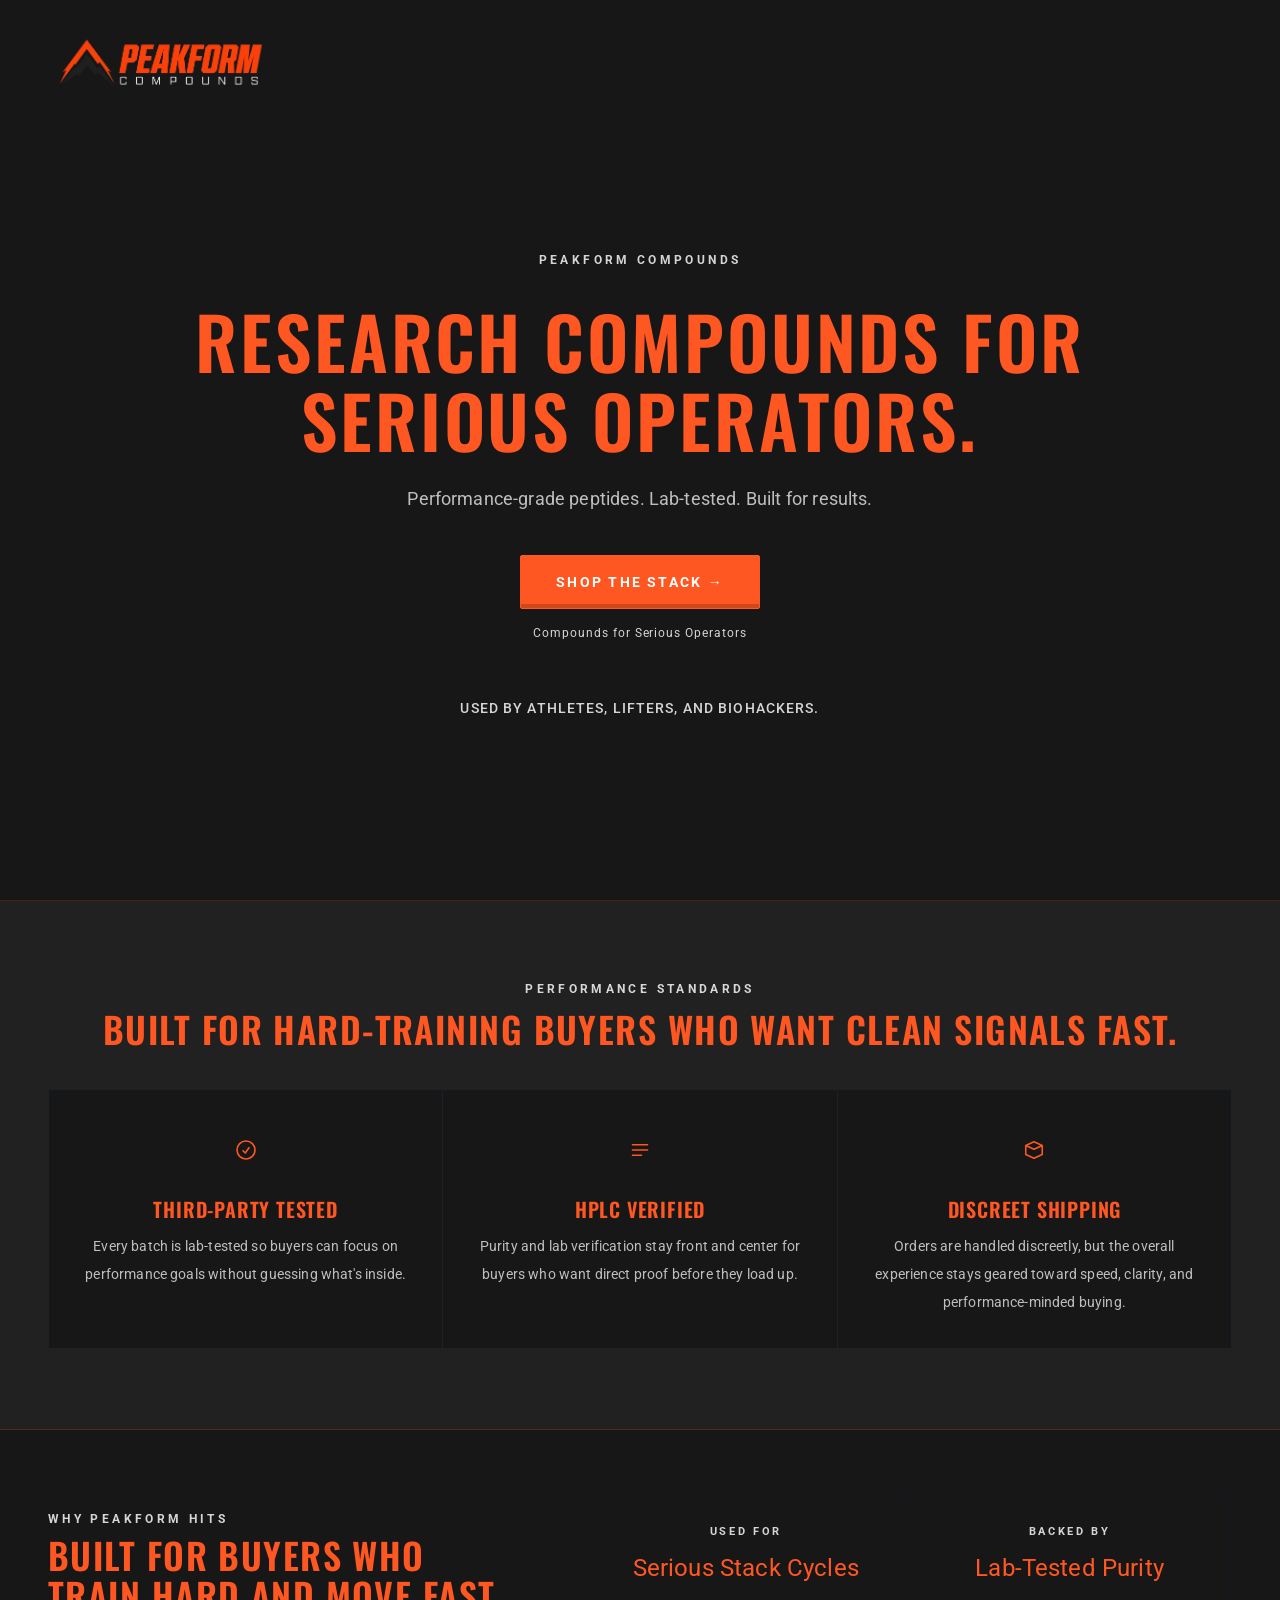
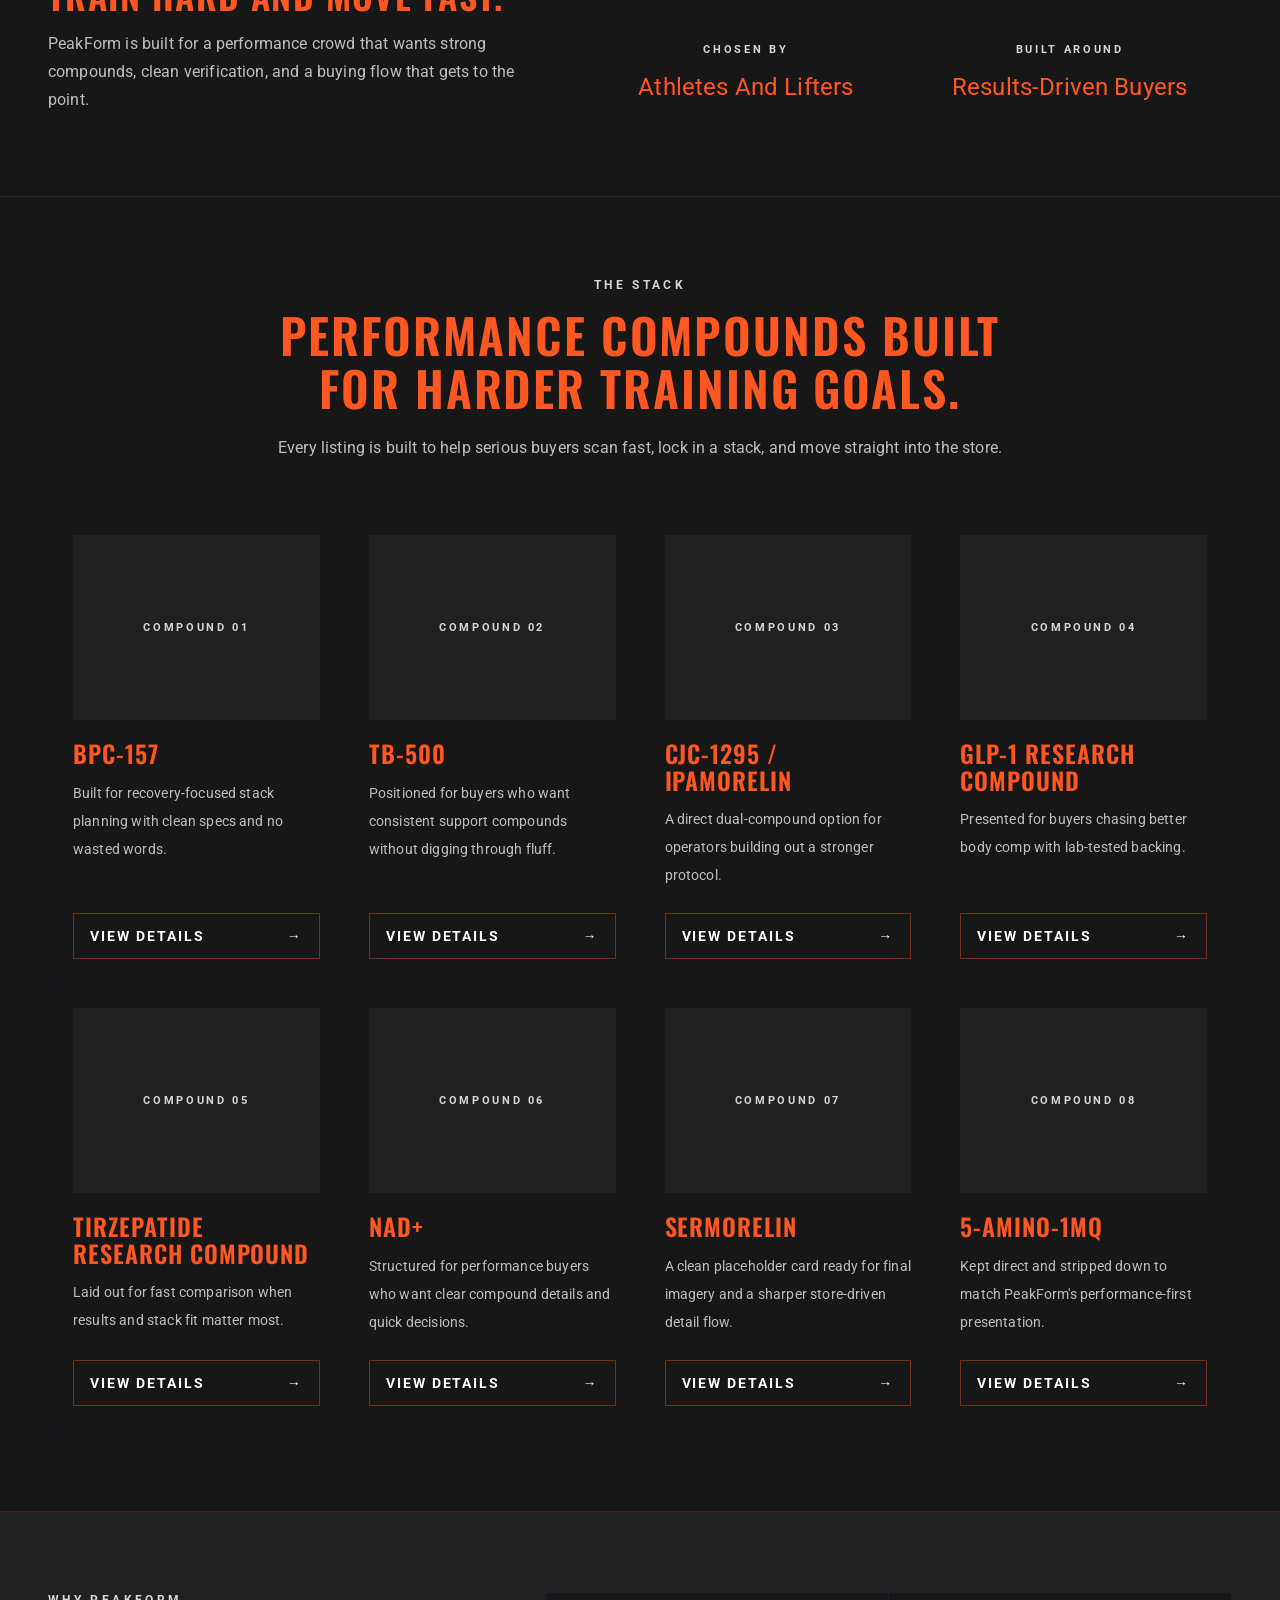
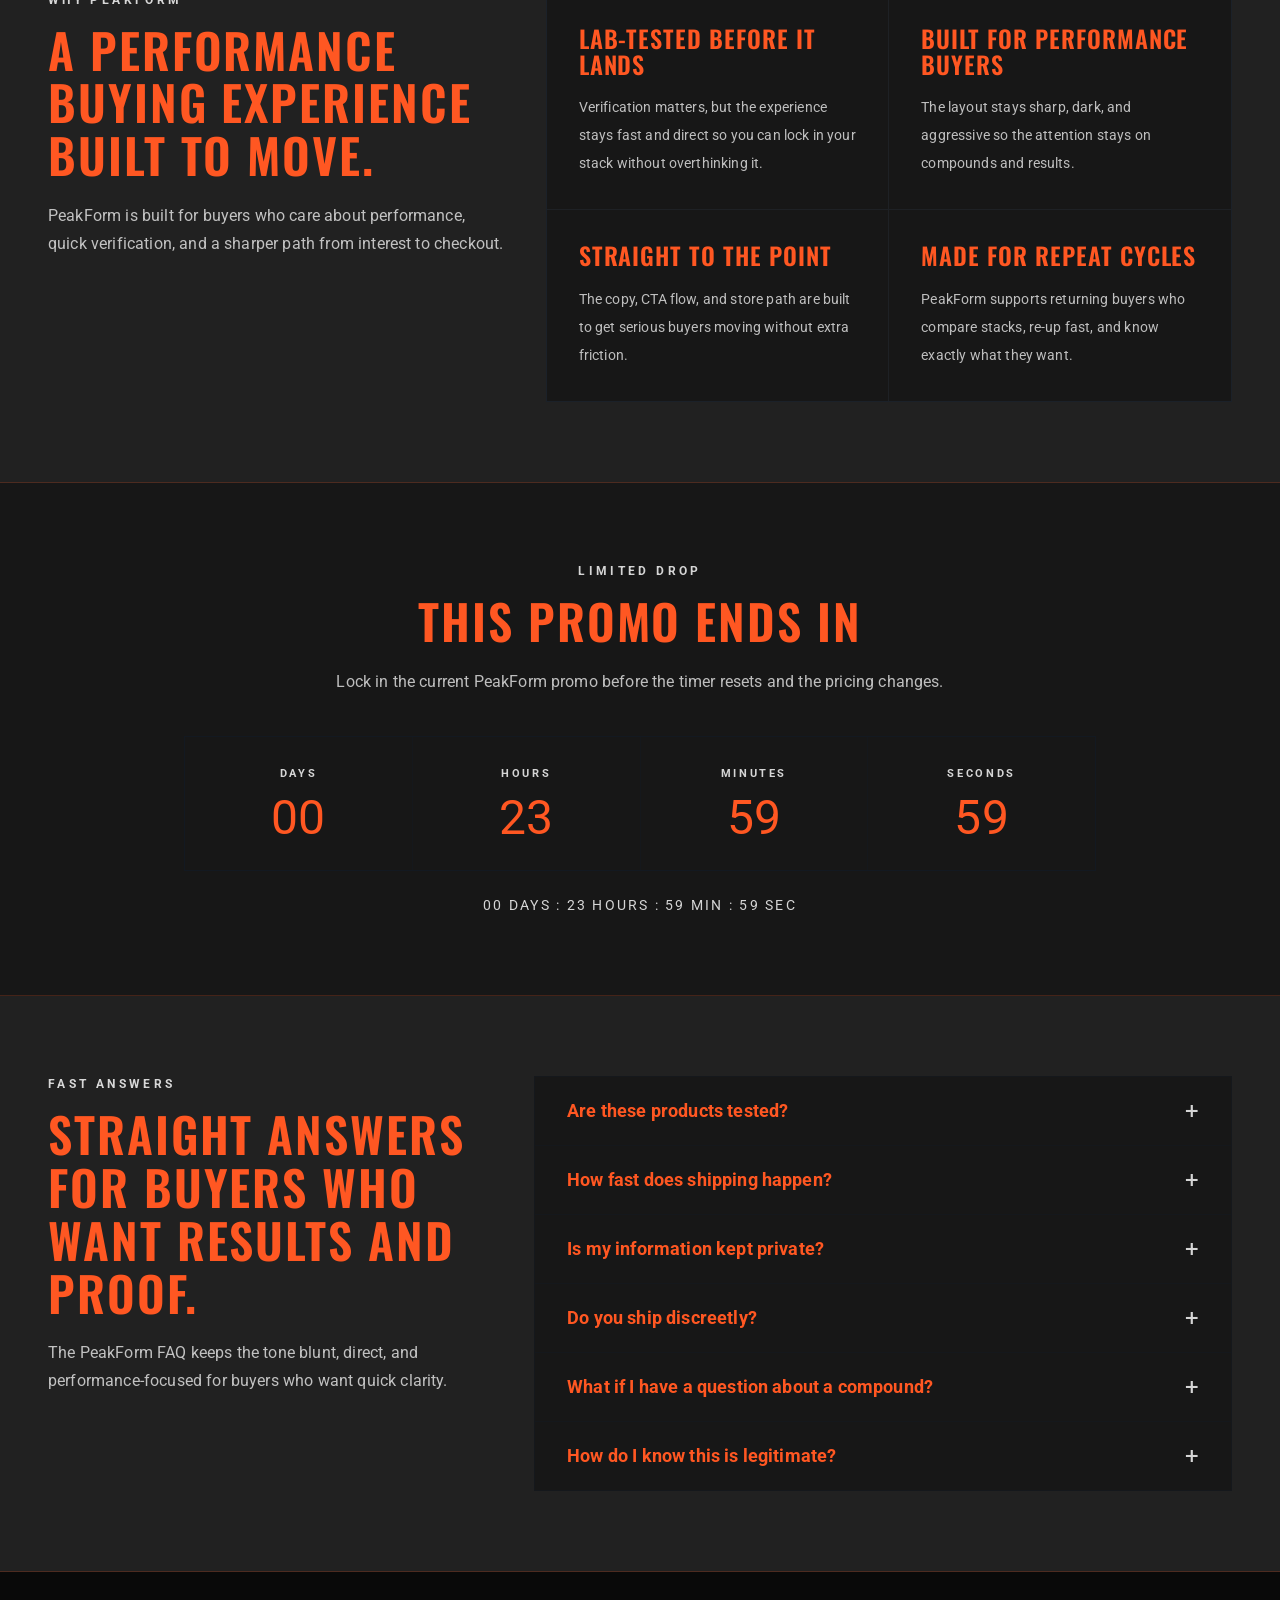
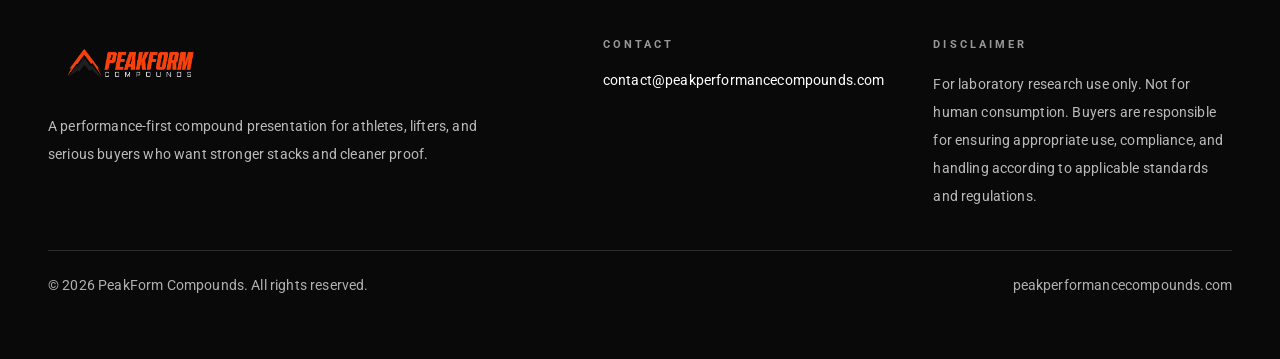
<file: PeakForm Compounds/index.html>
<!DOCTYPE html>
<html lang="en">

<head>
    <meta charset="UTF-8" />
    <meta http-equiv="X-UA-Compatible" content="IE=edge" />
    <meta name="viewport" content="width=device-width, initial-scale=1.0" />
    <title>PeakForm Compounds</title>

    <script src="./tailwind.js"></script>

    <link rel="stylesheet" href="./style.css" />

</head>

<body class="peakform-theme bg-black text-[var(--color-text)]">
    <section class="relative overflow-hidden border-b border-[var(--color-border)] bg-white">
        <div class="mx-auto flex min-h-screen w-full max-w-7xl flex-col px-5 md:pb-24 pb-16 pt-8 sm:px-8 lg:px-12">
            <header class="flex items-center justify-start border-b border-[rgba(10,37,64,0.12)] pb-5">
                <a href="/" class="inline-flex items-center">
                    <img src="./assets/logo_2_peakform.png" alt="PeakForm Compounds"
                        class="h-12 w-auto sm:h-14 lg:h-16" />
                </a>
            </header>

            <div class="flex flex-1 items-center justify-center">
                <div class="mx-auto flex max-w-4xl flex-col items-center text-center">
                    <p
                        class="mb-6 mt-10 inline-flex items-center border border-[rgba(10,37,64,0.14)] px-4 py-2 text-[11px] font-semibold uppercase tracking-[0.28em] text-[var(--color-accent)] sm:text-xs">
                        PeakForm Compounds
                    </p>

                    <h1
                        class="max-w-4xl font-[var(--font-heading)] text-4xl leading-tight text-[var(--color-primary)] sm:text-5xl lg:text-7xl">
                        RESEARCH COMPOUNDS FOR SERIOUS OPERATORS.
                    </h1>

                    <p class="mt-6 max-w-2xl text-base leading-8 text-[var(--color-text-muted)] sm:text-lg">
                        Performance-grade peptides. Lab-tested. Built for results.
                    </p>

                    <div class="mt-10 flex flex-col items-center gap-4">
                        <a href="#"
                            class="inline-flex min-w-[240px] items-center justify-center rounded-[2px] bg-[var(--color-primary)] px-8 py-4 text-sm font-semibold uppercase tracking-[0.16em] !text-white transition hover:bg-[#14395d]">
                            SHOP THE STACK &rarr;
                        </a>

                        <div 
                            class="text-xs tracking-[0.08em] text-[var(--color-accent)]">
                            Compounds for Serious Operators
                        </div>
                    </div>

                    <p
                        class="mt-8 border-t border-[rgba(10,37,64,0.12)] pt-6 text-sm font-medium tracking-[0.08em] text-[var(--color-accent)] uppercase">
                        Used by athletes, lifters, and biohackers.
                    </p>
                </div>
            </div>
        </div>
    </section>

    <section class="border-b border-[var(--color-border)] bg-[var(--color-surface)]">
        <div class="mx-auto w-full max-w-7xl px-5 py-20 sm:px-8 lg:px-12">
            <div class="mb-8 flex flex-col gap-3 text-center sm:mb-10">
                <p class="text-[11px] font-semibold uppercase tracking-[0.28em] text-[var(--color-accent)] sm:text-xs">
                    Performance Standards
                </p>
                <h2 class="font-[var(--font-heading)] text-3xl text-[var(--color-primary)] sm:text-4xl">
                    Built for hard-training buyers who want clean signals fast.
                </h2>
            </div>

            <div class="grid gap-px border border-[rgba(10,37,64,0.12)] bg-[rgba(10,37,64,0.12)] md:grid-cols-3">
                <article class="bg-white px-6 py-8 text-center sm:px-8">
                    <div
                        class="mx-auto mb-5 flex h-14 w-14 items-center justify-center border border-[rgba(10,37,64,0.12)]">
                        <svg class="h-6 w-6 text-[var(--color-primary)]" viewBox="0 0 24 24" fill="none"
                            stroke="currentColor" stroke-width="1.6" aria-hidden="true">
                            <path stroke-linecap="round" stroke-linejoin="round"
                                d="M9 12.75 11.25 15 15 9.75M21 12A9 9 0 1 1 3 12a9 9 0 0 1 18 0Z" />
                        </svg>
                    </div>
                    <h3 class="text-xl text-[var(--color-primary)]">Third-Party Tested</h3>
                    <p class="mt-3 text-sm leading-7 text-[var(--color-text-muted)]">
                        Every batch is lab-tested so buyers can focus on performance goals without guessing what's
                        inside.
                    </p>
                </article>

                <article class="bg-white px-6 py-8 text-center sm:px-8">
                    <div
                        class="mx-auto mb-5 flex h-14 w-14 items-center justify-center border border-[rgba(10,37,64,0.12)]">
                        <svg class="h-6 w-6 text-[var(--color-primary)]" viewBox="0 0 24 24" fill="none"
                            stroke="currentColor" stroke-width="1.6" aria-hidden="true">
                            <path stroke-linecap="round" stroke-linejoin="round"
                                d="M4.5 6.75h15m-15 5.25h15m-15 5.25h9" />
                        </svg>
                    </div>
                    <h3 class="text-xl text-[var(--color-primary)]">HPLC Verified</h3>
                    <p class="mt-3 text-sm leading-7 text-[var(--color-text-muted)]">
                        Purity and lab verification stay front and center for buyers who want direct proof before they
                        load up.
                    </p>
                </article>

                <article class="bg-white px-6 py-8 text-center sm:px-8">
                    <div
                        class="mx-auto mb-5 flex h-14 w-14 items-center justify-center border border-[rgba(10,37,64,0.12)]">
                        <svg class="h-6 w-6 text-[var(--color-primary)]" viewBox="0 0 24 24" fill="none"
                            stroke="currentColor" stroke-width="1.6" aria-hidden="true">
                            <path stroke-linecap="round" stroke-linejoin="round"
                                d="M3.75 7.5 12 3.75 20.25 7.5 12 11.25 3.75 7.5Zm0 0V16.5L12 20.25l8.25-3.75V7.5" />
                        </svg>
                    </div>
                    <h3 class="text-xl text-[var(--color-primary)]">Discreet Shipping</h3>
                    <p class="mt-3 text-sm leading-7 text-[var(--color-text-muted)]">
                        Orders are handled discreetly, but the overall experience stays geared toward speed, clarity,
                        and performance-minded buying.
                    </p>
                </article>
            </div>
        </div>
    </section>

    <section class="border-b border-[var(--color-border)] bg-white">
        <div class="mx-auto w-full max-w-7xl px-5 py-16 sm:px-8 lg:px-12">
            <div class="grid gap-8 md:gap-14 lg:grid-cols-[0.85fr_1.15fr] lg:items-center">
                <div class="">
                    <p
                        class="mb-2 text-[11px] font-semibold uppercase tracking-[0.28em] text-[var(--color-accent)] sm:text-xs">
                        Why PeakForm Hits
                    </p>
                    <h2 class=" font-[var(--font-heading)] text-3xl text-[var(--color-primary)] sm:text-4xl">
                        Built for buyers who train hard and move fast.
                    </h2>
                    <p class="mt-4 max-w-xl text-sm leading-7 text-[var(--color-text-muted)] sm:text-base">
                        PeakForm is built for a performance crowd that wants strong compounds, clean verification, and a
                        buying flow that gets to the point.
                    </p>
                </div>

                <div
                    class="grid gap-px border border-[rgba(10,37,64,0.12)] bg-[rgba(10,37,64,0.12)] sm:grid-cols-2 grid-cols-1">
                    <div class="bg-white px-6 py-7 text-center">
                        <p class="text-[11px] font-semibold uppercase tracking-[0.24em] text-[var(--color-accent)]">
                            Used For
                        </p>
                        <p class="mt-3 font-[var(--font-heading)] text-2xl text-[var(--color-primary)]">
                            Serious Stack Cycles
                        </p>
                    </div>

                    <div class="bg-white px-6 py-7 text-center">
                        <p class="text-[11px] font-semibold uppercase tracking-[0.24em] text-[var(--color-accent)]">
                            Backed By
                        </p>
                        <p class="mt-3 font-[var(--font-heading)] text-2xl text-[var(--color-primary)]">
                            Lab-Tested Purity
                        </p>
                    </div>

                    <div class="bg-white px-6 py-7 text-center">
                        <p class="text-[11px] font-semibold uppercase tracking-[0.24em] text-[var(--color-accent)]">
                            Chosen By
                        </p>
                        <p class="mt-3 font-[var(--font-heading)] text-2xl text-[var(--color-primary)]">
                            Athletes And Lifters
                        </p>
                    </div>

                    <div class="bg-white px-6 py-7 text-center">
                        <p class="text-[11px] font-semibold uppercase tracking-[0.24em] text-[var(--color-accent)]">
                            Built Around
                        </p>
                        <p class="mt-3 font-[var(--font-heading)] text-2xl text-[var(--color-primary)]">
                            Results-Driven Buyers
                        </p>
                    </div>
                </div>
            </div>
        </div>
    </section>

    <div id="email-gate"
        class="pointer-events-none fixed inset-0 z-50 hidden items-center justify-center bg-[rgba(10,37,64,0.68)] px-5 opacity-0 transition duration-300">
        <div id="email-gate-backdrop" class="absolute inset-0"></div>

        <div
            class="relative z-10 w-full max-w-xl border border-[rgba(255,255,255,0.18)] bg-white p-6 shadow-none sm:p-8">
            <button id="email-gate-close" type="button" aria-label="Close email offer"
                class="absolute right-4 top-4 inline-flex h-10 w-10 items-center justify-center border border-[rgba(10,37,64,0.12)] text-[var(--color-primary)] transition hover:bg-[var(--color-surface)]">
                <span class="text-lg leading-none">&times;</span>
            </button>

            <div class="pr-10">
                <p
                    class=" mb-2 text-[11px] font-semibold uppercase tracking-[0.28em] text-[var(--color-accent)] sm:text-xs">
                    Stack Access
                </p>
                <h2 class=" max-w-lg font-[var(--font-heading)] text-3xl text-[var(--color-primary)] sm:text-4xl">
                    Drop your email - get 15% OFF + the Stack Guide
                </h2>
                <p class="mt-4 max-w-lg text-sm leading-7 text-[var(--color-text-muted)] sm:text-base">
                    Drop into the PeakForm list to grab your launch code and get the current stack guide with your first
                    order.
                </p>
            </div>

            <form class="mt-8 space-y-4" id="email-gate-form">
                <label for="email-gate-input"
                    class="block text-[11px] font-semibold uppercase tracking-[0.24em] text-[var(--color-accent)]">
                    Email Address
                </label>
                <input id="email-gate-input" name="email" type="email" placeholder="name@labdomain.com"
                    class="w-full border border-[rgba(10,37,64,0.14)] bg-white px-4 py-4 text-sm text-[var(--color-text)] placeholder:text-[var(--color-text-muted)] focus:border-[var(--color-primary)]"
                    required />

                <button type="submit"
                    class="inline-flex w-full items-center justify-center rounded-[2px] bg-[var(--color-primary)] px-6 py-4 text-sm font-semibold uppercase tracking-[0.16em] text-white transition hover:bg-[#14395d]">
                    Unlock Offer
                </button>
            </form>

            <p id="email-gate-status" class="mt-4 text-sm text-[var(--color-text-muted)]" aria-live="polite"></p>

            <div class="mt-6 border-t border-[rgba(10,37,64,0.12)] pt-5">
                <p class="text-xs uppercase tracking-[0.22em] text-[var(--color-accent)]">
                    Launch Code
                </p>
                <p id="email-gate-code" class="mt-2 font-[var(--font-heading)] text-3xl text-[var(--color-primary)]">
                    PEAK15
                </p>
            </div>
        </div>
    </div>

    <section class="border-b border-[var(--color-border)] bg-white">
        <div class="mx-auto w-full max-w-7xl px-5 py-20 sm:px-8 lg:px-12">
            <div class="mx-auto max-w-3xl text-center">
                <p class="text-[11px] font-semibold uppercase tracking-[0.28em] text-[var(--color-accent)] sm:text-xs">
                    The Stack
                </p>
                <h2
                    class="mt-4 font-[var(--font-heading)] text-3xl text-[var(--color-primary)] sm:text-4xl lg:text-5xl">
                    Performance compounds built for harder training goals.
                </h2>
                <p class="mt-5 text-sm leading-7 text-[var(--color-text-muted)] sm:text-base">
                    Every listing is built to help serious buyers scan fast, lock in a stack, and move straight into the
                    store.
                </p>
            </div>

            <div
                class="mt-12 grid gap-px border border-[rgba(10,37,64,0.12)] bg-[rgba(10,37,64,0.12)] sm:grid-cols-2 xl:grid-cols-4">
                <article class="flex h-full flex-col bg-white p-5 sm:p-6">
                    <div
                        class="flex aspect-[4/3] items-center justify-center border border-[rgba(10,37,64,0.12)] bg-[var(--color-surface)]">
                        <span
                            class="text-[11px] font-semibold uppercase tracking-[0.24em] text-[var(--color-accent)]">Compound
                            01</span>
                    </div>
                    <h3 class="mt-5 text-2xl text-[var(--color-primary)]">BPC-157</h3>
                    <p class="mt-3 flex-1 text-sm leading-7 text-[var(--color-text-muted)]">
                        Built for recovery-focused stack planning with clean specs and no wasted words.
                    </p>
                    <a href="#" data-product="BPC-157"
                        class="product-link mt-6 inline-flex items-center justify-between border border-[rgba(10,37,64,0.14)] px-4 py-3 text-sm font-semibold uppercase tracking-[0.14em] text-[var(--color-primary)] transition hover:bg-[var(--color-surface)]">
                        View Details <span aria-hidden="true">&rarr;</span>
                    </a>
                </article>

                <article class="flex h-full flex-col bg-white p-5 sm:p-6">
                    <div
                        class="flex aspect-[4/3] items-center justify-center border border-[rgba(10,37,64,0.12)] bg-[var(--color-surface)]">
                        <span
                            class="text-[11px] font-semibold uppercase tracking-[0.24em] text-[var(--color-accent)]">Compound
                            02</span>
                    </div>
                    <h3 class="mt-5 text-2xl text-[var(--color-primary)]">TB-500</h3>
                    <p class="mt-3 flex-1 text-sm leading-7 text-[var(--color-text-muted)]">
                        Positioned for buyers who want consistent support compounds without digging through fluff.
                    </p>
                    <a href="#" data-product="TB-500"
                        class="product-link mt-6 inline-flex items-center justify-between border border-[rgba(10,37,64,0.14)] px-4 py-3 text-sm font-semibold uppercase tracking-[0.14em] text-[var(--color-primary)] transition hover:bg-[var(--color-surface)]">
                        View Details <span aria-hidden="true">&rarr;</span>
                    </a>
                </article>

                <article class="flex h-full flex-col bg-white p-5 sm:p-6">
                    <div
                        class="flex aspect-[4/3] items-center justify-center border border-[rgba(10,37,64,0.12)] bg-[var(--color-surface)]">
                        <span
                            class="text-[11px] font-semibold uppercase tracking-[0.24em] text-[var(--color-accent)]">Compound
                            03</span>
                    </div>
                    <h3 class="mt-5 text-2xl text-[var(--color-primary)]">CJC-1295 / Ipamorelin</h3>
                    <p class="mt-3 flex-1 text-sm leading-7 text-[var(--color-text-muted)]">
                        A direct dual-compound option for operators building out a stronger protocol.
                    </p>
                    <a href="#" data-product="CJC-1295 / Ipamorelin"
                        class="product-link mt-6 inline-flex items-center justify-between border border-[rgba(10,37,64,0.14)] px-4 py-3 text-sm font-semibold uppercase tracking-[0.14em] text-[var(--color-primary)] transition hover:bg-[var(--color-surface)]">
                        View Details <span aria-hidden="true">&rarr;</span>
                    </a>
                </article>

                <article class="flex h-full flex-col bg-white p-5 sm:p-6">
                    <div
                        class="flex aspect-[4/3] items-center justify-center border border-[rgba(10,37,64,0.12)] bg-[var(--color-surface)]">
                        <span
                            class="text-[11px] font-semibold uppercase tracking-[0.24em] text-[var(--color-accent)]">Compound
                            04</span>
                    </div>
                    <h3 class="mt-5 text-2xl text-[var(--color-primary)]">GLP-1 Research Compound</h3>
                    <p class="mt-3 flex-1 text-sm leading-7 text-[var(--color-text-muted)]">
                        Presented for buyers chasing better body comp with lab-tested backing.
                    </p>
                    <a href="#" data-product="GLP-1 Research Compound"
                        class="product-link mt-6 inline-flex items-center justify-between border border-[rgba(10,37,64,0.14)] px-4 py-3 text-sm font-semibold uppercase tracking-[0.14em] text-[var(--color-primary)] transition hover:bg-[var(--color-surface)]">
                        View Details <span aria-hidden="true">&rarr;</span>
                    </a>
                </article>

                <article class="flex h-full flex-col bg-white p-5 sm:p-6">
                    <div
                        class="flex aspect-[4/3] items-center justify-center border border-[rgba(10,37,64,0.12)] bg-[var(--color-surface)]">
                        <span
                            class="text-[11px] font-semibold uppercase tracking-[0.24em] text-[var(--color-accent)]">Compound
                            05</span>
                    </div>
                    <h3 class="mt-5 text-2xl text-[var(--color-primary)]">Tirzepatide Research Compound</h3>
                    <p class="mt-3 flex-1 text-sm leading-7 text-[var(--color-text-muted)]">
                        Laid out for fast comparison when results and stack fit matter most.
                    </p>
                    <a href="#" data-product="Tirzepatide Research Compound"
                        class="product-link mt-6 inline-flex items-center justify-between border border-[rgba(10,37,64,0.14)] px-4 py-3 text-sm font-semibold uppercase tracking-[0.14em] text-[var(--color-primary)] transition hover:bg-[var(--color-surface)]">
                        View Details <span aria-hidden="true">&rarr;</span>
                    </a>
                </article>

                <article class="flex h-full flex-col bg-white p-5 sm:p-6">
                    <div
                        class="flex aspect-[4/3] items-center justify-center border border-[rgba(10,37,64,0.12)] bg-[var(--color-surface)]">
                        <span
                            class="text-[11px] font-semibold uppercase tracking-[0.24em] text-[var(--color-accent)]">Compound
                            06</span>
                    </div>
                    <h3 class="mt-5 text-2xl text-[var(--color-primary)]">NAD+</h3>
                    <p class="mt-3 flex-1 text-sm leading-7 text-[var(--color-text-muted)]">
                        Structured for performance buyers who want clear compound details and quick decisions.
                    </p>
                    <a href="#" data-product="NAD+"
                        class="product-link mt-6 inline-flex items-center justify-between border border-[rgba(10,37,64,0.14)] px-4 py-3 text-sm font-semibold uppercase tracking-[0.14em] text-[var(--color-primary)] transition hover:bg-[var(--color-surface)]">
                        View Details <span aria-hidden="true">&rarr;</span>
                    </a>
                </article>

                <article class="flex h-full flex-col bg-white p-5 sm:p-6">
                    <div
                        class="flex aspect-[4/3] items-center justify-center border border-[rgba(10,37,64,0.12)] bg-[var(--color-surface)]">
                        <span
                            class="text-[11px] font-semibold uppercase tracking-[0.24em] text-[var(--color-accent)]">Compound
                            07</span>
                    </div>
                    <h3 class="mt-5 text-2xl text-[var(--color-primary)]">Sermorelin</h3>
                    <p class="mt-3 flex-1 text-sm leading-7 text-[var(--color-text-muted)]">
                        A clean placeholder card ready for final imagery and a sharper store-driven detail flow.
                    </p>
                    <a href="#" data-product="Sermorelin"
                        class="product-link mt-6 inline-flex items-center justify-between border border-[rgba(10,37,64,0.14)] px-4 py-3 text-sm font-semibold uppercase tracking-[0.14em] text-[var(--color-primary)] transition hover:bg-[var(--color-surface)]">
                        View Details <span aria-hidden="true">&rarr;</span>
                    </a>
                </article>

                <article class="flex h-full flex-col bg-white p-5 sm:p-6">
                    <div
                        class="flex aspect-[4/3] items-center justify-center border border-[rgba(10,37,64,0.12)] bg-[var(--color-surface)]">
                        <span
                            class="text-[11px] font-semibold uppercase tracking-[0.24em] text-[var(--color-accent)]">Compound
                            08</span>
                    </div>
                    <h3 class="mt-5 text-2xl text-[var(--color-primary)]">5-Amino-1MQ</h3>
                    <p class="mt-3 flex-1 text-sm leading-7 text-[var(--color-text-muted)]">
                        Kept direct and stripped down to match PeakForm's performance-first presentation.
                    </p>
                    <a href="#" data-product="5-Amino-1MQ"
                        class="product-link mt-6 inline-flex items-center justify-between border border-[rgba(10,37,64,0.14)] px-4 py-3 text-sm font-semibold uppercase tracking-[0.14em] text-[var(--color-primary)] transition hover:bg-[var(--color-surface)]">
                        View Details <span aria-hidden="true">&rarr;</span>
                    </a>
                </article>
            </div>
        </div>
    </section>

    <section class="border-b border-[var(--color-border)] bg-[var(--color-surface)]">
        <div class="mx-auto w-full max-w-7xl px-5 py-20 sm:px-8 lg:px-12">
            <div class="grid gap-10 lg:grid-cols-[0.8fr_1.2fr] lg:items-start">
                <div>
                    <p
                        class="text-[11px] font-semibold uppercase tracking-[0.28em] text-[var(--color-accent)] sm:text-xs">
                        Why PeakForm
                    </p>
                    <h2
                        class="mt-4 font-[var(--font-heading)] text-3xl text-[var(--color-primary)] sm:text-4xl lg:text-5xl">
                        A performance buying experience built to move.
                    </h2>
                    <p class="mt-5 max-w-xl text-sm leading-7 text-[var(--color-text-muted)] sm:text-base">
                        PeakForm is built for buyers who care about performance, quick verification, and a sharper path
                        from interest to checkout.
                    </p>
                </div>

                <div class="grid gap-px border border-[rgba(10,37,64,0.12)] bg-[rgba(10,37,64,0.12)] md:grid-cols-2">
                    <article class="bg-white px-6 py-8 sm:px-8">

                        <h3 class=" text-2xl text-[var(--color-primary)]">Lab-Tested Before It Lands</h3>
                        <p class="mt-4 text-sm leading-7 text-[var(--color-text-muted)]">
                            Verification matters, but the experience stays fast and direct so you can lock in your stack
                            without overthinking it.
                        </p>
                    </article>

                    <article class="bg-white px-6 py-8 sm:px-8">

                        <h3 class=" text-2xl text-[var(--color-primary)]">Built For Performance Buyers</h3>
                        <p class="mt-4 text-sm leading-7 text-[var(--color-text-muted)]">
                            The layout stays sharp, dark, and aggressive so the attention stays on compounds and
                            results.
                        </p>
                    </article>

                    <article class="bg-white px-6 py-8 sm:px-8">

                        <h3 class=" text-2xl text-[var(--color-primary)]">Straight To The Point</h3>
                        <p class="mt-4 text-sm leading-7 text-[var(--color-text-muted)]">
                            The copy, CTA flow, and store path are built to get serious buyers moving without extra
                            friction.
                        </p>
                    </article>

                    <article class="bg-white px-6 py-8 sm:px-8">

                        <h3 class=" text-2xl text-[var(--color-primary)]">Made For Repeat Cycles</h3>
                        <p class="mt-4 text-sm leading-7 text-[var(--color-text-muted)]">
                            PeakForm supports returning buyers who compare stacks, re-up fast, and know exactly what
                            they want.
                        </p>
                    </article>
                </div>
            </div>
        </div>
    </section>

    <section class="border-b border-[var(--color-border)] bg-white">
        <div class="mx-auto w-full max-w-7xl px-5 py-20 sm:px-8 lg:px-12">
            <div class="mx-auto max-w-5xl px-6 text-center sm:px-10 lg:px-14 ">
                <p class="text-[11px] font-semibold uppercase tracking-[0.28em] text-[var(--color-accent)] sm:text-xs">
                    Limited Drop
                </p>
                <h2
                    class="mt-4 font-[var(--font-heading)] text-3xl text-[var(--color-primary)] sm:text-4xl lg:text-5xl">
                    This promo ends in
                </h2>
                <p class="mt-5 mx-auto max-w-2xl text-sm leading-7 text-[var(--color-text-muted)] sm:text-base">
                    Lock in the current PeakForm promo before the timer resets and the pricing changes.
                </p>

                <div id="countdown-timer"
                    class="mt-10 grid gap-px border border-[rgba(10,37,64,0.12)] bg-[rgba(10,37,64,0.12)] sm:grid-cols-2 lg:grid-cols-4"
                    aria-live="polite">
                    <div class="bg-white px-6 py-7">
                        <p class="text-[11px] font-semibold uppercase tracking-[0.24em] text-[var(--color-accent)]">Days
                        </p>
                        <p data-countdown-unit="days"
                            class="mt-3 font-[var(--font-heading)] text-4xl text-[var(--color-primary)] sm:text-5xl">
                            00
                        </p>
                    </div>
                    <div class="bg-white px-6 py-7">
                        <p class="text-[11px] font-semibold uppercase tracking-[0.24em] text-[var(--color-accent)]">
                            Hours</p>
                        <p data-countdown-unit="hours"
                            class="mt-3 font-[var(--font-heading)] text-4xl text-[var(--color-primary)] sm:text-5xl">
                            00
                        </p>
                    </div>
                    <div class="bg-white px-6 py-7">
                        <p class="text-[11px] font-semibold uppercase tracking-[0.24em] text-[var(--color-accent)]">
                            Minutes</p>
                        <p data-countdown-unit="minutes"
                            class="mt-3 font-[var(--font-heading)] text-4xl text-[var(--color-primary)] sm:text-5xl">
                            00
                        </p>
                    </div>
                    <div class="bg-white px-6 py-7">
                        <p class="text-[11px] font-semibold uppercase tracking-[0.24em] text-[var(--color-accent)]">
                            Seconds</p>
                        <p data-countdown-unit="seconds"
                            class="mt-3 font-[var(--font-heading)] text-4xl text-[var(--color-primary)] sm:text-5xl">
                            00
                        </p>
                    </div>
                </div>

                <p id="countdown-inline-text"
                    class="mt-6 text-sm uppercase tracking-[0.16em] text-[var(--color-accent)]">
                    00 days : 00 hours : 00 min : 00 sec
                </p>
            </div>
        </div>
    </section>

    <section class="border-b border-[var(--color-border)] bg-[var(--color-surface)]">
        <div class="mx-auto w-full max-w-7xl px-5 py-20 sm:px-8 lg:px-12">
            <div class="grid gap-10 lg:grid-cols-[0.78fr_1.22fr] lg:items-start">
                <div>
                    <p
                        class="text-[11px] font-semibold uppercase tracking-[0.28em] text-[var(--color-accent)] sm:text-xs">
                        Fast Answers
                    </p>
                    <h2
                        class="mt-4 font-[var(--font-heading)] text-3xl text-[var(--color-primary)] sm:text-4xl lg:text-5xl">
                        Straight answers for buyers who want results and proof.
                    </h2>
                    <p class="mt-5 max-w-xl text-sm leading-7 text-[var(--color-text-muted)] sm:text-base">
                        The PeakForm FAQ keeps the tone blunt, direct, and performance-focused for buyers who want quick
                        clarity.
                    </p>
                </div>

                <div class="border border-[rgba(10,37,64,0.12)] bg-white">
                    <article class="faq-item border-b border-[rgba(10,37,64,0.12)]">
                        <button type="button"
                            class="faq-trigger flex w-full items-center justify-between gap-4 px-6 py-5 text-left sm:px-8"
                            aria-expanded="false">
                            <span class="text-lg font-semibold text-[var(--color-primary)]">Are these products
                                tested?</span>
                            <span class="faq-icon text-2xl leading-none text-[var(--color-accent)]"
                                aria-hidden="true">+</span>
                        </button>
                        <div class="faq-panel px-6 sm:px-8">
                            <p class="text-sm leading-7 text-[var(--color-text-muted)]">
                                Yes. The compounds are backed by testing so buyers can push forward with more confidence and less guesswork.
                            </p>
                        </div>
                    </article>

                    <article class="faq-item border-b border-[rgba(10,37,64,0.12)]">
                        <button type="button"
                            class="faq-trigger flex w-full items-center justify-between gap-4 px-6 py-5 text-left sm:px-8"
                            aria-expanded="false">
                            <span class="text-lg font-semibold text-[var(--color-primary)]">How fast does shipping
                                happen?</span>
                            <span class="faq-icon text-2xl leading-none text-[var(--color-accent)]"
                                aria-hidden="true">+</span>
                        </button>
                        <div class="faq-panel px-6 sm:px-8">
                            <p class="text-sm leading-7 text-[var(--color-text-muted)]">
                                Shipping speed depends on destination and volume, but the goal is simple: move orders fast and keep expectations clear.
                            </p>
                        </div>
                    </article>

                    <article class="faq-item border-b border-[rgba(10,37,64,0.12)]">
                        <button type="button"
                            class="faq-trigger flex w-full items-center justify-between gap-4 px-6 py-5 text-left sm:px-8"
                            aria-expanded="false">
                            <span class="text-lg font-semibold text-[var(--color-primary)]">Is my information kept
                                private?</span>
                            <span class="faq-icon text-2xl leading-none text-[var(--color-accent)]"
                                aria-hidden="true">+</span>
                        </button>
                        <div class="faq-panel px-6 sm:px-8">
                            <p class="text-sm leading-7 text-[var(--color-text-muted)]">
                                Yes. Buyer information is handled carefully and communication stays focused on what matters.
                            </p>
                        </div>
                    </article>

                    <article class="faq-item border-b border-[rgba(10,37,64,0.12)]">
                        <button type="button"
                            class="faq-trigger flex w-full items-center justify-between gap-4 px-6 py-5 text-left sm:px-8"
                            aria-expanded="false">
                            <span class="text-lg font-semibold text-[var(--color-primary)]">Do you ship
                                discreetly?</span>
                            <span class="faq-icon text-2xl leading-none text-[var(--color-accent)]"
                                aria-hidden="true">+</span>
                        </button>
                        <div class="faq-panel px-6 sm:px-8">
                            <p class="text-sm leading-7 text-[var(--color-text-muted)]">
                                Yes. Orders are shipped discreetly so buyers can keep things private while still getting what they need.
                            </p>
                        </div>
                    </article>

                    <article class="faq-item border-b border-[rgba(10,37,64,0.12)]">
                        <button type="button"
                            class="faq-trigger flex w-full items-center justify-between gap-4 px-6 py-5 text-left sm:px-8"
                            aria-expanded="false">
                            <span class="text-lg font-semibold text-[var(--color-primary)]">What if I have a question
                                about a compound?</span>
                            <span class="faq-icon text-2xl leading-none text-[var(--color-accent)]"
                                aria-hidden="true">+</span>
                        </button>
                        <div class="faq-panel px-6 sm:px-8">
                            <p class="text-sm leading-7 text-[var(--color-text-muted)]">
                                Reach out through the listed contact path and we'll give you a direct answer without dragging it out.
                            </p>
                        </div>
                    </article>

                    <article class="faq-item">
                        <button type="button"
                            class="faq-trigger flex w-full items-center justify-between gap-4 px-6 py-5 text-left sm:px-8"
                            aria-expanded="false">
                            <span class="text-lg font-semibold text-[var(--color-primary)]">How do I know this is
                                legitimate?</span>
                            <span class="faq-icon text-2xl leading-none text-[var(--color-accent)]"
                                aria-hidden="true">+</span>
                        </button>
                        <div class="faq-panel px-6 sm:px-8">
                            <p class="text-sm leading-7 text-[var(--color-text-muted)]">
                                You can judge it fast: tested compounds, clear presentation, and no soft claims trying to cover weak products.
                            </p>
                        </div>
                    </article>
                </div>
            </div>
        </div>
    </section>

    <footer class="bg-[var(--color-primary)] text-white">
        <div class="mx-auto w-full max-w-7xl px-5 py-16 sm:px-8 lg:px-12">
            <div
                class="grid gap-10 border-b border-[rgba(255,255,255,0.14)] pb-10 lg:grid-cols-[0.9fr_1.1fr] lg:items-start">
                <div>
                    <img src="./assets/logo_2_peakform.png" alt="PeakForm Compounds"
                        class="h-14 w-auto px-3 py-2" />
                    <p class="mt-5 max-w-md text-sm leading-7 text-[rgba(255,255,255,0.72)]">
                        A performance-first compound presentation for athletes, lifters, and serious buyers who want stronger stacks and cleaner proof.
                    </p>
                </div>

                <div class="grid gap-8 sm:grid-cols-2">
                    <div>
                        <p class="text-[11px] font-semibold uppercase tracking-[0.28em] text-[rgba(255,255,255,0.58)]">
                            Contact
                        </p>
                        <a href="mailto:contact@peakperformancecompounds.com"
                            class="mt-4 inline-block text-sm text-white transition hover:text-[rgba(255,255,255,0.78)]">
                            contact@peakperformancecompounds.com
                        </a>
                    </div>

                    <div>
                        <p class="text-[11px] font-semibold uppercase tracking-[0.28em] text-[rgba(255,255,255,0.58)]">
                            Disclaimer
                        </p>
                        <p class="mt-4 text-sm leading-7 text-[rgba(255,255,255,0.72)]">
                            For laboratory research use only. Not for human consumption. Buyers are responsible for
                            ensuring
                            appropriate use, compliance, and handling according to applicable standards and regulations.
                        </p>
                    </div>
                </div>
            </div>

            <div
                class="flex flex-col gap-3 pt-6 text-sm text-[rgba(255,255,255,0.68)] sm:flex-row sm:items-center sm:justify-between">
                <p>&copy; 2026 PeakForm Compounds. All rights reserved.</p>
                <p>peakperformancecompounds.com</p>
            </div>
        </div>
    </footer>
</body>
<script src="./config.js"></script>
<script src="./script.js"></script>

</html>
</file>
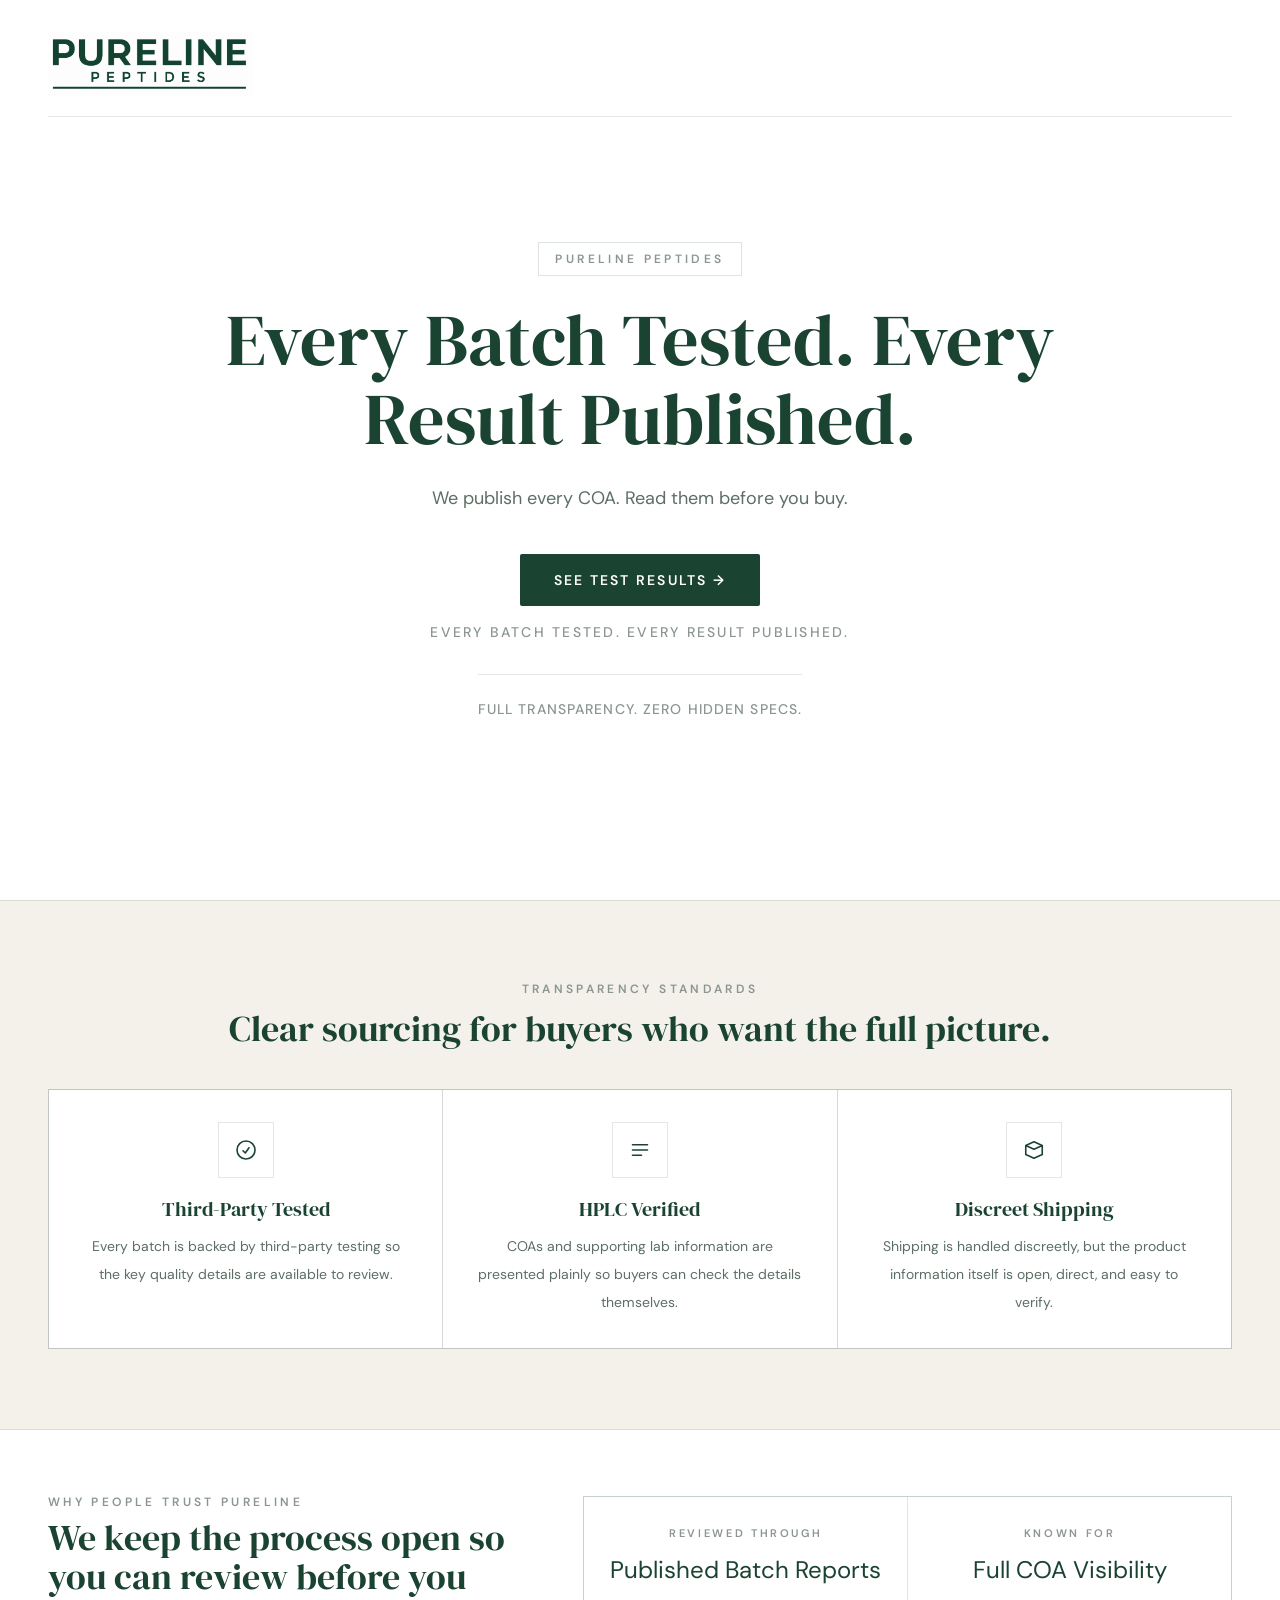
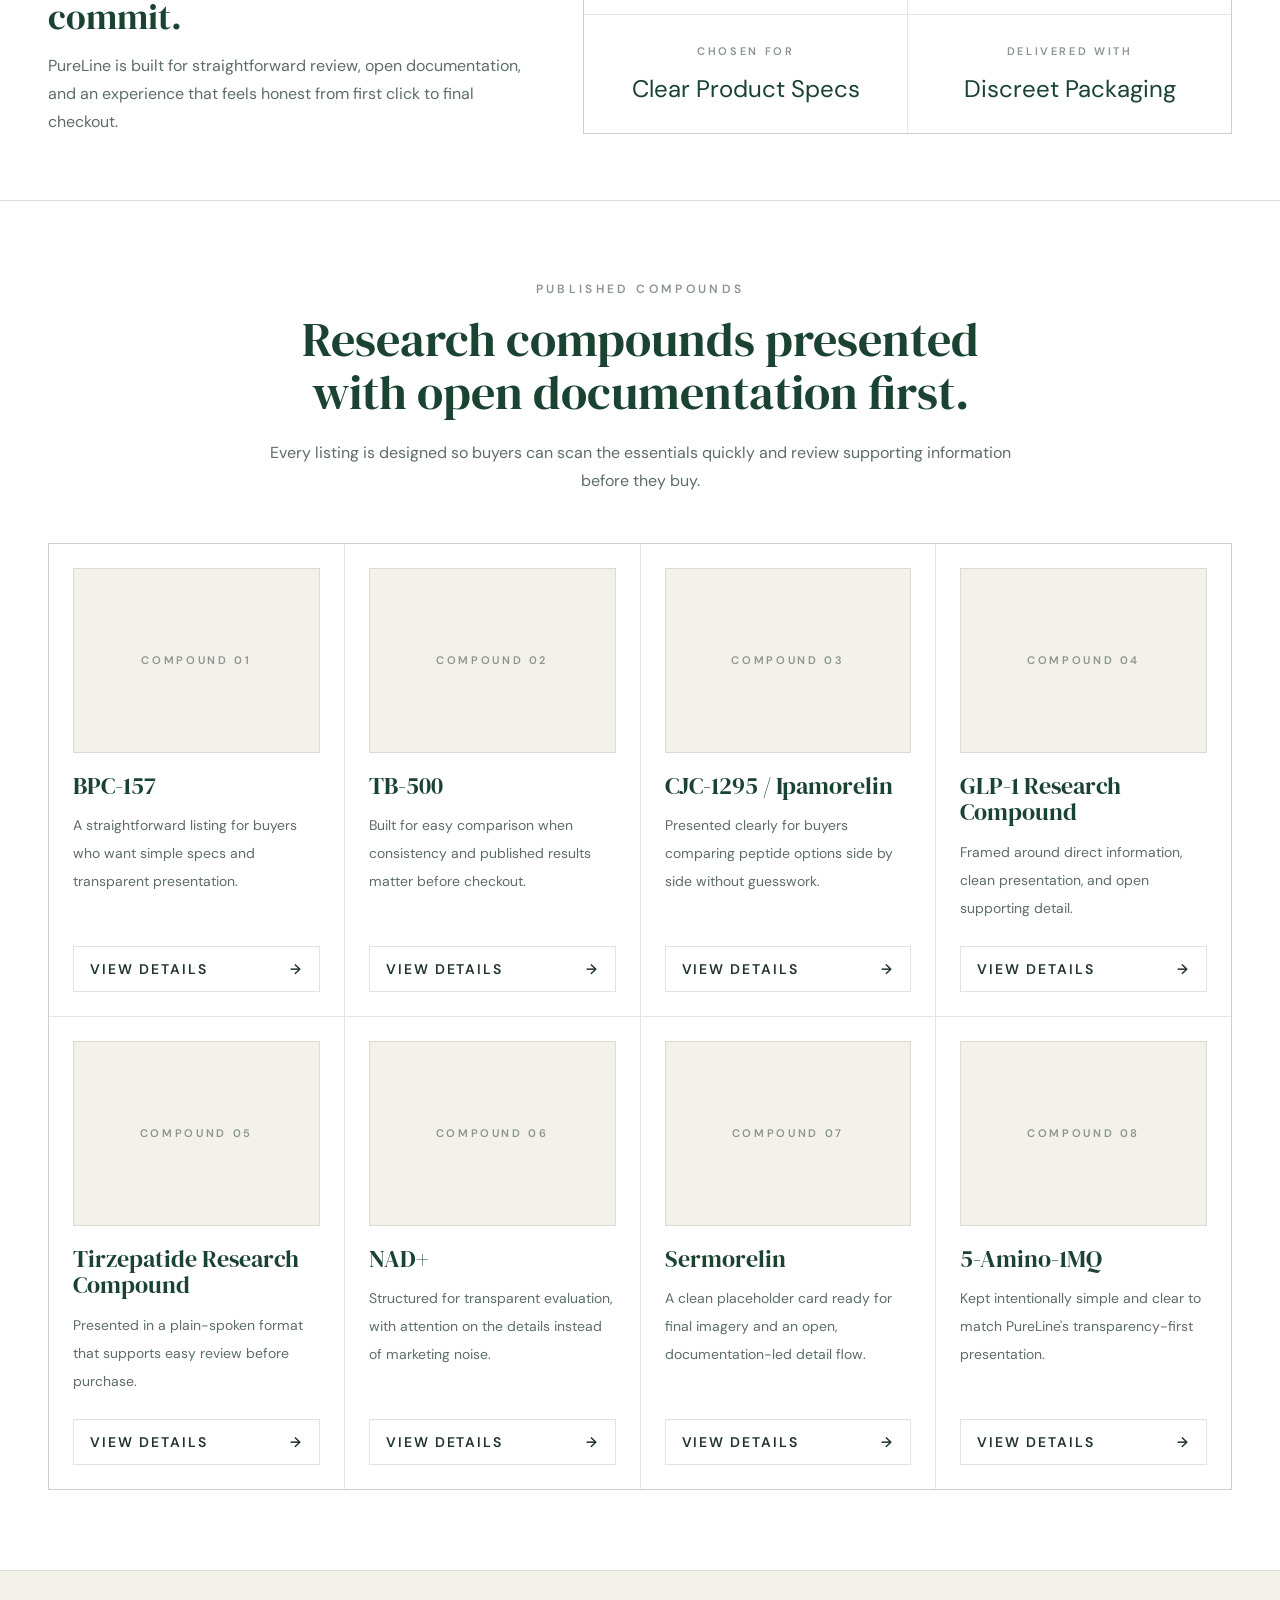
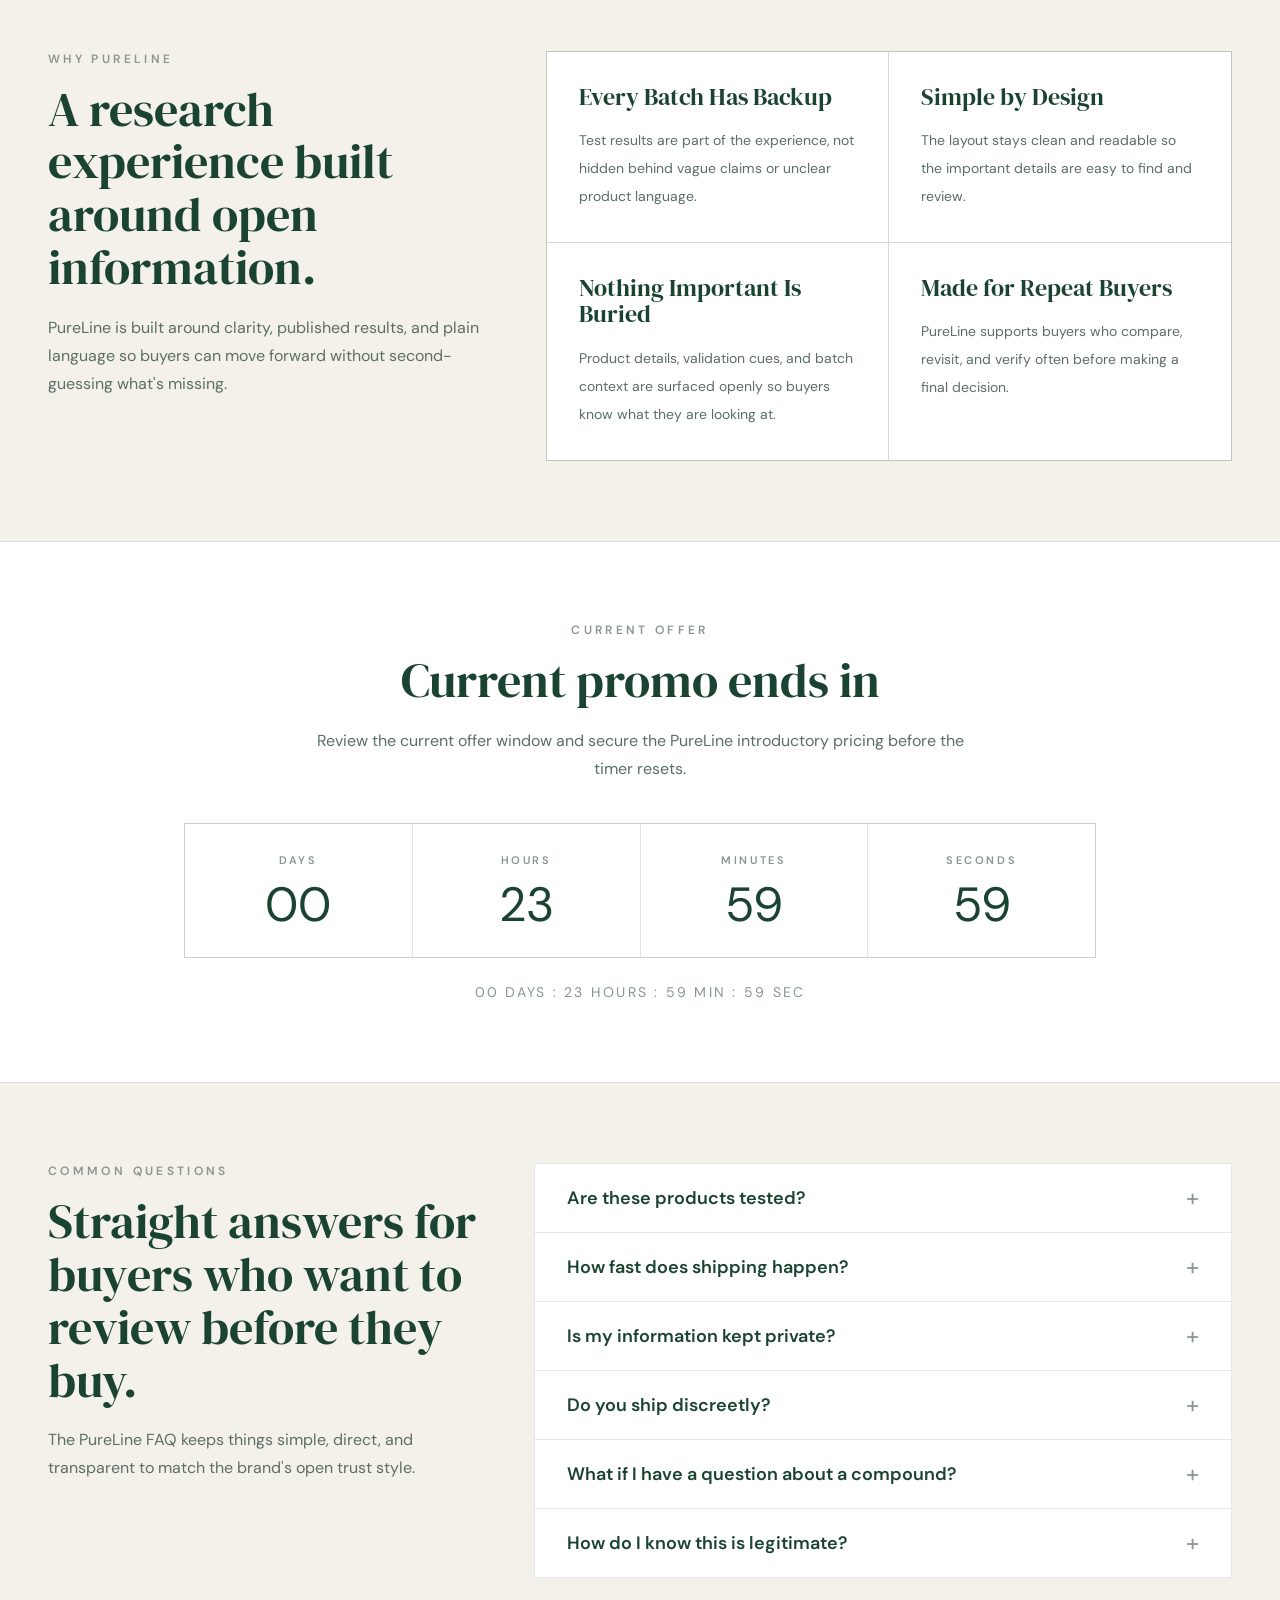
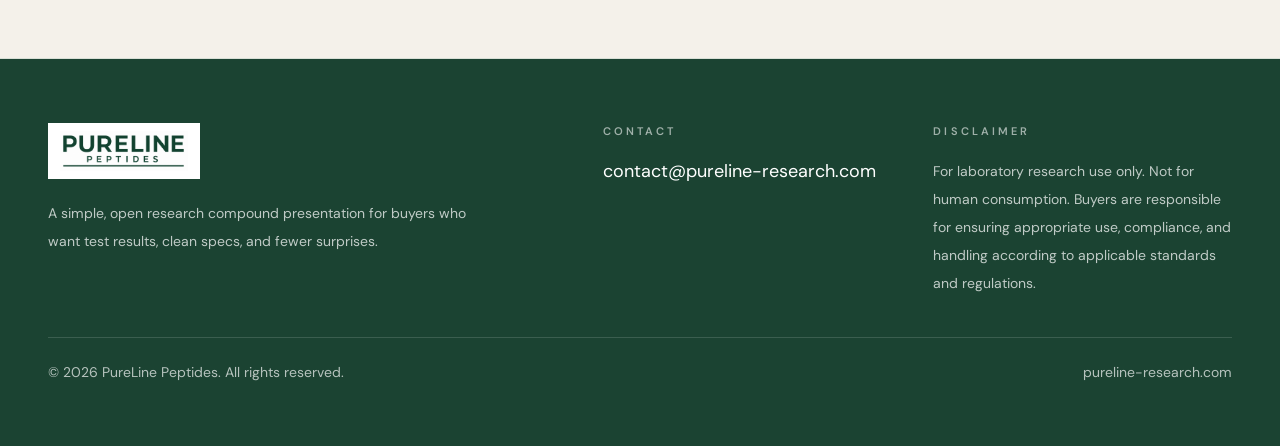
<file: PureLine Peptides/index.html>
<!DOCTYPE html>
<html lang="en">

<head>
    <meta charset="UTF-8" />
    <meta http-equiv="X-UA-Compatible" content="IE=edge" />
    <meta name="viewport" content="width=device-width, initial-scale=1.0" />
    <title>PureLine Peptides</title>

    <script src="./tailwind.js"></script>

    <link rel="stylesheet" href="./style.css" />

</head>

<body class="pureline-theme bg-white text-[var(--color-text)]">
    <section class="relative overflow-hidden border-b border-[var(--color-border)] bg-white">
        <div class="mx-auto flex min-h-screen w-full max-w-7xl flex-col px-5 md:pb-24 pb-16 pt-8 sm:px-8 lg:px-12">
            <header class="flex items-center justify-start border-b border-[rgba(10,37,64,0.12)] pb-5">
                <a href="/" class="inline-flex items-center">
                    <img src="./assets/logo_5_pureline.png" alt="PureLine Peptides"
                        class="h-12 w-auto sm:h-14 lg:h-16" />
                </a>
            </header>

            <div class="flex flex-1 items-center justify-center">
                <div class="mx-auto flex max-w-4xl flex-col items-center text-center">
                    <p
                        class="mb-6 mt-10 inline-flex items-center border border-[rgba(10,37,64,0.14)] px-4 py-2 text-[11px] font-semibold uppercase tracking-[0.28em] text-[var(--color-accent)] sm:text-xs">
                        PureLine Peptides
                    </p>

                    <h1
                        class="max-w-4xl font-[var(--font-heading)] text-4xl leading-tight text-[var(--color-primary)] sm:text-5xl lg:text-7xl">
                        Every Batch Tested. Every Result Published.
                    </h1>

                    <p class="mt-6 max-w-2xl text-base leading-8 text-[var(--color-text-muted)] sm:text-lg">
                        We publish every COA. Read them before you buy.
                    </p>

                    <div class="mt-10 flex flex-col items-center gap-4">
                        <a href="#"
                            class="inline-flex min-w-[240px] items-center justify-center rounded-[2px] bg-[var(--color-primary)] px-8 py-4 text-sm font-semibold uppercase tracking-[0.16em] !text-white transition hover:bg-[#14395d]">
                            See Test Results &rarr;
                        </a>

                        <div
                            class="text-xs font-medium uppercase tracking-[0.16em] text-[var(--color-accent)] sm:text-sm">
                            Every Batch Tested. Every Result Published.
                        </div>
                    </div>

                    <p
                        class="mt-8 border-t border-[rgba(10,37,64,0.12)] pt-6 text-sm font-medium tracking-[0.08em] text-[var(--color-accent)] uppercase">
                        Full transparency. Zero hidden specs.
                    </p>
                </div>
            </div>
        </div>
    </section>

    <section class="border-b border-[var(--color-border)] bg-[var(--color-surface)]">
        <div class="mx-auto w-full max-w-7xl px-5 py-20 sm:px-8 lg:px-12">
            <div class="mb-8 flex flex-col gap-3 text-center sm:mb-10">
                <p class="text-[11px] font-semibold uppercase tracking-[0.28em] text-[var(--color-accent)] sm:text-xs">
                    Transparency Standards
                </p>
                <h2 class="font-[var(--font-heading)] text-3xl text-[var(--color-primary)] sm:text-4xl">
                    Clear sourcing for buyers who want the full picture.
                </h2>
            </div>

            <div class="grid gap-px border border-[rgba(10,37,64,0.12)] bg-[rgba(10,37,64,0.12)] md:grid-cols-3">
                <article class="bg-white px-6 py-8 text-center sm:px-8">
                    <div
                        class="mx-auto mb-5 flex h-14 w-14 items-center justify-center border border-[rgba(10,37,64,0.12)]">
                        <svg class="h-6 w-6 text-[var(--color-primary)]" viewBox="0 0 24 24" fill="none"
                            stroke="currentColor" stroke-width="1.6" aria-hidden="true">
                            <path stroke-linecap="round" stroke-linejoin="round"
                                d="M9 12.75 11.25 15 15 9.75M21 12A9 9 0 1 1 3 12a9 9 0 0 1 18 0Z" />
                        </svg>
                    </div>
                    <h3 class="text-xl text-[var(--color-primary)]">Third-Party Tested</h3>
                    <p class="mt-3 text-sm leading-7 text-[var(--color-text-muted)]">
                        Every batch is backed by third-party testing so the key quality details are available to review.
                    </p>
                </article>

                <article class="bg-white px-6 py-8 text-center sm:px-8">
                    <div
                        class="mx-auto mb-5 flex h-14 w-14 items-center justify-center border border-[rgba(10,37,64,0.12)]">
                        <svg class="h-6 w-6 text-[var(--color-primary)]" viewBox="0 0 24 24" fill="none"
                            stroke="currentColor" stroke-width="1.6" aria-hidden="true">
                            <path stroke-linecap="round" stroke-linejoin="round"
                                d="M4.5 6.75h15m-15 5.25h15m-15 5.25h9" />
                        </svg>
                    </div>
                    <h3 class="text-xl text-[var(--color-primary)]">HPLC Verified</h3>
                    <p class="mt-3 text-sm leading-7 text-[var(--color-text-muted)]">
                        COAs and supporting lab information are presented plainly so buyers can check the details themselves.
                    </p>
                </article>

                <article class="bg-white px-6 py-8 text-center sm:px-8">
                    <div
                        class="mx-auto mb-5 flex h-14 w-14 items-center justify-center border border-[rgba(10,37,64,0.12)]">
                        <svg class="h-6 w-6 text-[var(--color-primary)]" viewBox="0 0 24 24" fill="none"
                            stroke="currentColor" stroke-width="1.6" aria-hidden="true">
                            <path stroke-linecap="round" stroke-linejoin="round"
                                d="M3.75 7.5 12 3.75 20.25 7.5 12 11.25 3.75 7.5Zm0 0V16.5L12 20.25l8.25-3.75V7.5" />
                        </svg>
                    </div>
                    <h3 class="text-xl text-[var(--color-primary)]">Discreet Shipping</h3>
                    <p class="mt-3 text-sm leading-7 text-[var(--color-text-muted)]">
                        Shipping is handled discreetly, but the product information itself is open, direct, and easy to verify.
                    </p>
                </article>
            </div>
        </div>
    </section>

    <section class="border-b border-[var(--color-border)] bg-white">
        <div class="mx-auto w-full max-w-7xl px-5 py-16 sm:px-8 lg:px-12">
            <div class="grid gap-8 md:gap-14 lg:grid-cols-[0.85fr_1.15fr] lg:items-center">
                <div class="">
                    <p
                        class="mb-2 text-[11px] font-semibold uppercase tracking-[0.28em] text-[var(--color-accent)] sm:text-xs">
                        Why People Trust PureLine
                    </p>
                    <h2 class=" font-[var(--font-heading)] text-3xl text-[var(--color-primary)] sm:text-4xl">
                        We keep the process open so you can review before you commit.
                    </h2>
                    <p class="mt-4 max-w-xl text-sm leading-7 text-[var(--color-text-muted)] sm:text-base">
                        PureLine is built for straightforward review, open documentation, and an experience that feels honest from first click to final checkout.
                    </p>
                </div>

                <div
                    class="grid gap-px border border-[rgba(10,37,64,0.12)] bg-[rgba(10,37,64,0.12)] sm:grid-cols-2 grid-cols-1">
                    <div class="bg-white px-6 py-7 text-center">
                        <p class="text-[11px] font-semibold uppercase tracking-[0.24em] text-[var(--color-accent)]">
                            Reviewed Through
                        </p>
                        <p class="mt-3 font-[var(--font-heading)] text-2xl text-[var(--color-primary)]">
                            Published Batch Reports
                        </p>
                    </div>

                    <div class="bg-white px-6 py-7 text-center">
                        <p class="text-[11px] font-semibold uppercase tracking-[0.24em] text-[var(--color-accent)]">
                            Known For
                        </p>
                        <p class="mt-3 font-[var(--font-heading)] text-2xl text-[var(--color-primary)]">
                            Full COA Visibility
                        </p>
                    </div>

                    <div class="bg-white px-6 py-7 text-center">
                        <p class="text-[11px] font-semibold uppercase tracking-[0.24em] text-[var(--color-accent)]">
                            Chosen For
                        </p>
                        <p class="mt-3 font-[var(--font-heading)] text-2xl text-[var(--color-primary)]">
                            Clear Product Specs
                        </p>
                    </div>

                    <div class="bg-white px-6 py-7 text-center">
                        <p class="text-[11px] font-semibold uppercase tracking-[0.24em] text-[var(--color-accent)]">
                            Delivered With
                        </p>
                        <p class="mt-3 font-[var(--font-heading)] text-2xl text-[var(--color-primary)]">
                            Discreet Packaging
                        </p>
                    </div>
                </div>
            </div>
        </div>
    </section>

    <div id="email-gate"
        class="pointer-events-none fixed inset-0 z-50 hidden items-center justify-center bg-[rgba(10,37,64,0.68)] px-5 opacity-0 transition duration-300">
        <div id="email-gate-backdrop" class="absolute inset-0"></div>

        <div
            class="relative z-10 w-full max-w-xl border border-[rgba(255,255,255,0.18)] bg-white p-6 shadow-none sm:p-8">
            <button id="email-gate-close" type="button" aria-label="Close email offer"
                class="absolute right-4 top-4 inline-flex h-10 w-10 items-center justify-center border border-[rgba(10,37,64,0.12)] text-[var(--color-primary)] transition hover:bg-[var(--color-surface)]">
                <span class="text-lg leading-none">&times;</span>
            </button>

            <div class="pr-10">
                <p class=" mb-2 text-[11px] font-semibold uppercase tracking-[0.28em] text-[var(--color-accent)] sm:text-xs">
                    Transparency Offer
                </p>
                <h2 class=" max-w-lg font-[var(--font-heading)] text-3xl text-[var(--color-primary)] sm:text-4xl">
                    Enter your email - get 15% off + access to all COAs
                </h2>
                <p class="mt-4 max-w-lg text-sm leading-7 text-[var(--color-text-muted)] sm:text-base">
                    Join the PureLine list to receive your discount code and direct access to the latest batch documentation.
                </p>
            </div>

            <form class="mt-8 space-y-4" id="email-gate-form">
                <label for="email-gate-input"
                    class="block text-[11px] font-semibold uppercase tracking-[0.24em] text-[var(--color-accent)]">
                    Email Address
                </label>
                <input id="email-gate-input" name="email" type="email" placeholder="name@labdomain.com"
                    class="w-full border border-[rgba(10,37,64,0.14)] bg-white px-4 py-4 text-sm text-[var(--color-text)] placeholder:text-[var(--color-text-muted)] focus:border-[var(--color-primary)]"
                    required />

                <button type="submit"
                    class="inline-flex w-full items-center justify-center rounded-[2px] bg-[var(--color-primary)] px-6 py-4 text-sm font-semibold uppercase tracking-[0.16em] text-white transition hover:bg-[#14395d]">
                    Unlock Offer
                </button>
            </form>

            <p id="email-gate-status" class="mt-4 text-sm text-[var(--color-text-muted)]" aria-live="polite"></p>

            <div class="mt-6 border-t border-[rgba(10,37,64,0.12)] pt-5">
                <p class="text-xs uppercase tracking-[0.22em] text-[var(--color-accent)]">
                    Launch Code
                </p>
                <p id="email-gate-code" class="mt-2 font-[var(--font-heading)] text-3xl text-[var(--color-primary)]">
                    PURE15
                </p>
            </div>
        </div>
    </div>

    <section class="border-b border-[var(--color-border)] bg-white">
        <div class="mx-auto w-full max-w-7xl px-5 py-20 sm:px-8 lg:px-12">
            <div class="mx-auto max-w-3xl text-center">
                <p class="text-[11px] font-semibold uppercase tracking-[0.28em] text-[var(--color-accent)] sm:text-xs">
                    Published Compounds
                </p>
                <h2 class="mt-4 font-[var(--font-heading)] text-3xl text-[var(--color-primary)] sm:text-4xl lg:text-5xl">
                    Research compounds presented with open documentation first.
                </h2>
                <p class="mt-5 text-sm leading-7 text-[var(--color-text-muted)] sm:text-base">
                    Every listing is designed so buyers can scan the essentials quickly and review supporting information before they buy.
                </p>
            </div>

            <div class="mt-12 grid gap-px border border-[rgba(10,37,64,0.12)] bg-[rgba(10,37,64,0.12)] sm:grid-cols-2 xl:grid-cols-4">
                <article class="flex h-full flex-col bg-white p-5 sm:p-6">
                    <div class="flex aspect-[4/3] items-center justify-center border border-[rgba(10,37,64,0.12)] bg-[var(--color-surface)]">
                        <span class="text-[11px] font-semibold uppercase tracking-[0.24em] text-[var(--color-accent)]">Compound 01</span>
                    </div>
                    <h3 class="mt-5 text-2xl text-[var(--color-primary)]">BPC-157</h3>
                    <p class="mt-3 flex-1 text-sm leading-7 text-[var(--color-text-muted)]">
                        A straightforward listing for buyers who want simple specs and transparent presentation.
                    </p>
                    <a href="#" data-product="BPC-157"
                        class="product-link mt-6 inline-flex items-center justify-between border border-[rgba(10,37,64,0.14)] px-4 py-3 text-sm font-semibold uppercase tracking-[0.14em] text-[var(--color-primary)] transition hover:bg-[var(--color-surface)]">
                        View Details <span aria-hidden="true">&rarr;</span>
                    </a>
                </article>

                <article class="flex h-full flex-col bg-white p-5 sm:p-6">
                    <div class="flex aspect-[4/3] items-center justify-center border border-[rgba(10,37,64,0.12)] bg-[var(--color-surface)]">
                        <span class="text-[11px] font-semibold uppercase tracking-[0.24em] text-[var(--color-accent)]">Compound 02</span>
                    </div>
                    <h3 class="mt-5 text-2xl text-[var(--color-primary)]">TB-500</h3>
                    <p class="mt-3 flex-1 text-sm leading-7 text-[var(--color-text-muted)]">
                        Built for easy comparison when consistency and published results matter before checkout.
                    </p>
                    <a href="#" data-product="TB-500"
                        class="product-link mt-6 inline-flex items-center justify-between border border-[rgba(10,37,64,0.14)] px-4 py-3 text-sm font-semibold uppercase tracking-[0.14em] text-[var(--color-primary)] transition hover:bg-[var(--color-surface)]">
                        View Details <span aria-hidden="true">&rarr;</span>
                    </a>
                </article>

                <article class="flex h-full flex-col bg-white p-5 sm:p-6">
                    <div class="flex aspect-[4/3] items-center justify-center border border-[rgba(10,37,64,0.12)] bg-[var(--color-surface)]">
                        <span class="text-[11px] font-semibold uppercase tracking-[0.24em] text-[var(--color-accent)]">Compound 03</span>
                    </div>
                    <h3 class="mt-5 text-2xl text-[var(--color-primary)]">CJC-1295 / Ipamorelin</h3>
                    <p class="mt-3 flex-1 text-sm leading-7 text-[var(--color-text-muted)]">
                        Presented clearly for buyers comparing peptide options side by side without guesswork.
                    </p>
                    <a href="#" data-product="CJC-1295 / Ipamorelin"
                        class="product-link mt-6 inline-flex items-center justify-between border border-[rgba(10,37,64,0.14)] px-4 py-3 text-sm font-semibold uppercase tracking-[0.14em] text-[var(--color-primary)] transition hover:bg-[var(--color-surface)]">
                        View Details <span aria-hidden="true">&rarr;</span>
                    </a>
                </article>

                <article class="flex h-full flex-col bg-white p-5 sm:p-6">
                    <div class="flex aspect-[4/3] items-center justify-center border border-[rgba(10,37,64,0.12)] bg-[var(--color-surface)]">
                        <span class="text-[11px] font-semibold uppercase tracking-[0.24em] text-[var(--color-accent)]">Compound 04</span>
                    </div>
                    <h3 class="mt-5 text-2xl text-[var(--color-primary)]">GLP-1 Research Compound</h3>
                    <p class="mt-3 flex-1 text-sm leading-7 text-[var(--color-text-muted)]">
                        Framed around direct information, clean presentation, and open supporting detail.
                    </p>
                    <a href="#" data-product="GLP-1 Research Compound"
                        class="product-link mt-6 inline-flex items-center justify-between border border-[rgba(10,37,64,0.14)] px-4 py-3 text-sm font-semibold uppercase tracking-[0.14em] text-[var(--color-primary)] transition hover:bg-[var(--color-surface)]">
                        View Details <span aria-hidden="true">&rarr;</span>
                    </a>
                </article>

                <article class="flex h-full flex-col bg-white p-5 sm:p-6">
                    <div class="flex aspect-[4/3] items-center justify-center border border-[rgba(10,37,64,0.12)] bg-[var(--color-surface)]">
                        <span class="text-[11px] font-semibold uppercase tracking-[0.24em] text-[var(--color-accent)]">Compound 05</span>
                    </div>
                    <h3 class="mt-5 text-2xl text-[var(--color-primary)]">Tirzepatide Research Compound</h3>
                    <p class="mt-3 flex-1 text-sm leading-7 text-[var(--color-text-muted)]">
                        Presented in a plain-spoken format that supports easy review before purchase.
                    </p>
                    <a href="#" data-product="Tirzepatide Research Compound"
                        class="product-link mt-6 inline-flex items-center justify-between border border-[rgba(10,37,64,0.14)] px-4 py-3 text-sm font-semibold uppercase tracking-[0.14em] text-[var(--color-primary)] transition hover:bg-[var(--color-surface)]">
                        View Details <span aria-hidden="true">&rarr;</span>
                    </a>
                </article>

                <article class="flex h-full flex-col bg-white p-5 sm:p-6">
                    <div class="flex aspect-[4/3] items-center justify-center border border-[rgba(10,37,64,0.12)] bg-[var(--color-surface)]">
                        <span class="text-[11px] font-semibold uppercase tracking-[0.24em] text-[var(--color-accent)]">Compound 06</span>
                    </div>
                    <h3 class="mt-5 text-2xl text-[var(--color-primary)]">NAD+</h3>
                    <p class="mt-3 flex-1 text-sm leading-7 text-[var(--color-text-muted)]">
                        Structured for transparent evaluation, with attention on the details instead of marketing noise.
                    </p>
                    <a href="#" data-product="NAD+"
                        class="product-link mt-6 inline-flex items-center justify-between border border-[rgba(10,37,64,0.14)] px-4 py-3 text-sm font-semibold uppercase tracking-[0.14em] text-[var(--color-primary)] transition hover:bg-[var(--color-surface)]">
                        View Details <span aria-hidden="true">&rarr;</span>
                    </a>
                </article>

                <article class="flex h-full flex-col bg-white p-5 sm:p-6">
                    <div class="flex aspect-[4/3] items-center justify-center border border-[rgba(10,37,64,0.12)] bg-[var(--color-surface)]">
                        <span class="text-[11px] font-semibold uppercase tracking-[0.24em] text-[var(--color-accent)]">Compound 07</span>
                    </div>
                    <h3 class="mt-5 text-2xl text-[var(--color-primary)]">Sermorelin</h3>
                    <p class="mt-3 flex-1 text-sm leading-7 text-[var(--color-text-muted)]">
                        A clean placeholder card ready for final imagery and an open, documentation-led detail flow.
                    </p>
                    <a href="#" data-product="Sermorelin"
                        class="product-link mt-6 inline-flex items-center justify-between border border-[rgba(10,37,64,0.14)] px-4 py-3 text-sm font-semibold uppercase tracking-[0.14em] text-[var(--color-primary)] transition hover:bg-[var(--color-surface)]">
                        View Details <span aria-hidden="true">&rarr;</span>
                    </a>
                </article>

                <article class="flex h-full flex-col bg-white p-5 sm:p-6">
                    <div class="flex aspect-[4/3] items-center justify-center border border-[rgba(10,37,64,0.12)] bg-[var(--color-surface)]">
                        <span class="text-[11px] font-semibold uppercase tracking-[0.24em] text-[var(--color-accent)]">Compound 08</span>
                    </div>
                    <h3 class="mt-5 text-2xl text-[var(--color-primary)]">5-Amino-1MQ</h3>
                    <p class="mt-3 flex-1 text-sm leading-7 text-[var(--color-text-muted)]">
                        Kept intentionally simple and clear to match PureLine's transparency-first presentation.
                    </p>
                    <a href="#" data-product="5-Amino-1MQ"
                        class="product-link mt-6 inline-flex items-center justify-between border border-[rgba(10,37,64,0.14)] px-4 py-3 text-sm font-semibold uppercase tracking-[0.14em] text-[var(--color-primary)] transition hover:bg-[var(--color-surface)]">
                        View Details <span aria-hidden="true">&rarr;</span>
                    </a>
                </article>
            </div>
        </div>
    </section>

    <section class="border-b border-[var(--color-border)] bg-[var(--color-surface)]">
        <div class="mx-auto w-full max-w-7xl px-5 py-20 sm:px-8 lg:px-12">
            <div class="grid gap-10 lg:grid-cols-[0.8fr_1.2fr] lg:items-start">
                <div>
                    <p class="text-[11px] font-semibold uppercase tracking-[0.28em] text-[var(--color-accent)] sm:text-xs">
                        Why PureLine
                    </p>
                    <h2 class="mt-4 font-[var(--font-heading)] text-3xl text-[var(--color-primary)] sm:text-4xl lg:text-5xl">
                        A research experience built around open information.
                    </h2>
                    <p class="mt-5 max-w-xl text-sm leading-7 text-[var(--color-text-muted)] sm:text-base">
                        PureLine is built around clarity, published results, and plain language so buyers can move forward without second-guessing what's missing.
                    </p>
                </div>

                <div class="grid gap-px border border-[rgba(10,37,64,0.12)] bg-[rgba(10,37,64,0.12)] md:grid-cols-2">
                    <article class="bg-white px-6 py-8 sm:px-8">
                        
                        <h3 class=" text-2xl text-[var(--color-primary)]">Every Batch Has Backup</h3>
                        <p class="mt-4 text-sm leading-7 text-[var(--color-text-muted)]">
                            Test results are part of the experience, not hidden behind vague claims or unclear product language.
                        </p>
                    </article>

                    <article class="bg-white px-6 py-8 sm:px-8">
                      
                        <h3 class=" text-2xl text-[var(--color-primary)]">Simple by Design</h3>
                        <p class="mt-4 text-sm leading-7 text-[var(--color-text-muted)]">
                            The layout stays clean and readable so the important details are easy to find and review.
                        </p>
                    </article>

                    <article class="bg-white px-6 py-8 sm:px-8">
                        
                        <h3 class=" text-2xl text-[var(--color-primary)]">Nothing Important Is Buried</h3>
                        <p class="mt-4 text-sm leading-7 text-[var(--color-text-muted)]">
                            Product details, validation cues, and batch context are surfaced openly so buyers know what they are looking at.
                        </p>
                    </article>

                    <article class="bg-white px-6 py-8 sm:px-8">
                     
                        <h3 class=" text-2xl text-[var(--color-primary)]">Made for Repeat Buyers</h3>
                        <p class="mt-4 text-sm leading-7 text-[var(--color-text-muted)]">
                            PureLine supports buyers who compare, revisit, and verify often before making a final decision.
                        </p>
                    </article>
                </div>
            </div>
        </div>
    </section>

    <section class="border-b border-[var(--color-border)] bg-white">
        <div class="mx-auto w-full max-w-7xl px-5 py-20 sm:px-8 lg:px-12">
            <div class="mx-auto max-w-5xl px-6 text-center sm:px-10 lg:px-14 ">
                <p class="text-[11px] font-semibold uppercase tracking-[0.28em] text-[var(--color-accent)] sm:text-xs">
                    Current Offer
                </p>
                <h2 class="mt-4 font-[var(--font-heading)] text-3xl text-[var(--color-primary)] sm:text-4xl lg:text-5xl">
                    Current promo ends in
                </h2>
                <p class="mt-5 mx-auto max-w-2xl text-sm leading-7 text-[var(--color-text-muted)] sm:text-base">
                    Review the current offer window and secure the PureLine introductory pricing before the timer resets.
                </p>

                <div id="countdown-timer"
                    class="mt-10 grid gap-px border border-[rgba(10,37,64,0.12)] bg-[rgba(10,37,64,0.12)] sm:grid-cols-2 lg:grid-cols-4"
                    aria-live="polite">
                    <div class="bg-white px-6 py-7">
                        <p class="text-[11px] font-semibold uppercase tracking-[0.24em] text-[var(--color-accent)]">Days</p>
                        <p data-countdown-unit="days" class="mt-3 font-[var(--font-heading)] text-4xl text-[var(--color-primary)] sm:text-5xl">
                            00
                        </p>
                    </div>
                    <div class="bg-white px-6 py-7">
                        <p class="text-[11px] font-semibold uppercase tracking-[0.24em] text-[var(--color-accent)]">Hours</p>
                        <p data-countdown-unit="hours" class="mt-3 font-[var(--font-heading)] text-4xl text-[var(--color-primary)] sm:text-5xl">
                            00
                        </p>
                    </div>
                    <div class="bg-white px-6 py-7">
                        <p class="text-[11px] font-semibold uppercase tracking-[0.24em] text-[var(--color-accent)]">Minutes</p>
                        <p data-countdown-unit="minutes" class="mt-3 font-[var(--font-heading)] text-4xl text-[var(--color-primary)] sm:text-5xl">
                            00
                        </p>
                    </div>
                    <div class="bg-white px-6 py-7">
                        <p class="text-[11px] font-semibold uppercase tracking-[0.24em] text-[var(--color-accent)]">Seconds</p>
                        <p data-countdown-unit="seconds" class="mt-3 font-[var(--font-heading)] text-4xl text-[var(--color-primary)] sm:text-5xl">
                            00
                        </p>
                    </div>
                </div>

                <p id="countdown-inline-text" class="mt-6 text-sm uppercase tracking-[0.16em] text-[var(--color-accent)]">
                    00 days : 00 hours : 00 min : 00 sec
                </p>
            </div>
        </div>
    </section>

    <section class="border-b border-[var(--color-border)] bg-[var(--color-surface)]">
        <div class="mx-auto w-full max-w-7xl px-5 py-20 sm:px-8 lg:px-12">
            <div class="grid gap-10 lg:grid-cols-[0.78fr_1.22fr] lg:items-start">
                <div>
                    <p class="text-[11px] font-semibold uppercase tracking-[0.28em] text-[var(--color-accent)] sm:text-xs">
                        Common Questions
                    </p>
                    <h2 class="mt-4 font-[var(--font-heading)] text-3xl text-[var(--color-primary)] sm:text-4xl lg:text-5xl">
                        Straight answers for buyers who want to review before they buy.
                    </h2>
                    <p class="mt-5 max-w-xl text-sm leading-7 text-[var(--color-text-muted)] sm:text-base">
                        The PureLine FAQ keeps things simple, direct, and transparent to match the brand's open trust style.
                    </p>
                </div>

                <div class="border border-[rgba(10,37,64,0.12)] bg-white">
                    <article class="faq-item border-b border-[rgba(10,37,64,0.12)]">
                        <button type="button"
                            class="faq-trigger flex w-full items-center justify-between gap-4 px-6 py-5 text-left sm:px-8"
                            aria-expanded="false">
                            <span class="text-lg font-semibold text-[var(--color-primary)]">Are these products tested?</span>
                            <span class="faq-icon text-2xl leading-none text-[var(--color-accent)]" aria-hidden="true">+</span>
                        </button>
                        <div class="faq-panel px-6 sm:px-8">
                            <p class="text-sm leading-7 text-[var(--color-text-muted)]">
                                Yes. We publish batch testing details so you can review what is available before you make a purchase.
                            </p>
                        </div>
                    </article>

                    <article class="faq-item border-b border-[rgba(10,37,64,0.12)]">
                        <button type="button"
                            class="faq-trigger flex w-full items-center justify-between gap-4 px-6 py-5 text-left sm:px-8"
                            aria-expanded="false">
                            <span class="text-lg font-semibold text-[var(--color-primary)]">How fast does shipping happen?</span>
                            <span class="faq-icon text-2xl leading-none text-[var(--color-accent)]" aria-hidden="true">+</span>
                        </button>
                        <div class="faq-panel px-6 sm:px-8">
                            <p class="text-sm leading-7 text-[var(--color-text-muted)]">
                                Shipping timing depends on destination and order volume, but we aim to keep expectations clear and realistic.
                            </p>
                        </div>
                    </article>

                    <article class="faq-item border-b border-[rgba(10,37,64,0.12)]">
                        <button type="button"
                            class="faq-trigger flex w-full items-center justify-between gap-4 px-6 py-5 text-left sm:px-8"
                            aria-expanded="false">
                            <span class="text-lg font-semibold text-[var(--color-primary)]">Is my information kept private?</span>
                            <span class="faq-icon text-2xl leading-none text-[var(--color-accent)]" aria-hidden="true">+</span>
                        </button>
                        <div class="faq-panel px-6 sm:px-8">
                            <p class="text-sm leading-7 text-[var(--color-text-muted)]">
                                We keep communication limited to what is needed and handle buyer information with care.
                            </p>
                        </div>
                    </article>

                    <article class="faq-item border-b border-[rgba(10,37,64,0.12)]">
                        <button type="button"
                            class="faq-trigger flex w-full items-center justify-between gap-4 px-6 py-5 text-left sm:px-8"
                            aria-expanded="false">
                            <span class="text-lg font-semibold text-[var(--color-primary)]">Do you ship discreetly?</span>
                            <span class="faq-icon text-2xl leading-none text-[var(--color-accent)]" aria-hidden="true">+</span>
                        </button>
                        <div class="faq-panel px-6 sm:px-8">
                            <p class="text-sm leading-7 text-[var(--color-text-muted)]">
                                Yes. Orders are shipped discreetly, while product information remains open and easy to review.
                            </p>
                        </div>
                    </article>

                    <article class="faq-item border-b border-[rgba(10,37,64,0.12)]">
                        <button type="button"
                            class="faq-trigger flex w-full items-center justify-between gap-4 px-6 py-5 text-left sm:px-8"
                            aria-expanded="false">
                            <span class="text-lg font-semibold text-[var(--color-primary)]">What if I have a question about a compound?</span>
                            <span class="faq-icon text-2xl leading-none text-[var(--color-accent)]" aria-hidden="true">+</span>
                        </button>
                        <div class="faq-panel px-6 sm:px-8">
                            <p class="text-sm leading-7 text-[var(--color-text-muted)]">
                                If you need clarification, you can contact us directly and we'll answer as clearly as we can.
                            </p>
                        </div>
                    </article>

                    <article class="faq-item">
                        <button type="button"
                            class="faq-trigger flex w-full items-center justify-between gap-4 px-6 py-5 text-left sm:px-8"
                            aria-expanded="false">
                            <span class="text-lg font-semibold text-[var(--color-primary)]">How do I know this is legitimate?</span>
                            <span class="faq-icon text-2xl leading-none text-[var(--color-accent)]" aria-hidden="true">+</span>
                        </button>
                        <div class="faq-panel px-6 sm:px-8">
                            <p class="text-sm leading-7 text-[var(--color-text-muted)]">
                                We try to make legitimacy easy to judge by publishing results, keeping the site simple, and avoiding vague claims.
                            </p>
                        </div>
                    </article>
                </div>
            </div>
        </div>
    </section>

    <footer class="bg-[var(--color-primary)] text-white">
        <div class="mx-auto w-full max-w-7xl px-5 py-16 sm:px-8 lg:px-12">
            <div class="grid gap-10 border-b border-[rgba(255,255,255,0.14)] pb-10 lg:grid-cols-[0.9fr_1.1fr] lg:items-start">
                <div>
                    <img src="./assets/logo_5_pureline.png" alt="PureLine Peptides" class="h-14 w-auto bg-white px-3 py-2" />
                    <p class="mt-5 max-w-md text-sm leading-7 text-[rgba(255,255,255,0.72)]">
                        A simple, open research compound presentation for buyers who want test results, clean specs, and fewer surprises.
                    </p>
                </div>

                <div class="grid gap-8 sm:grid-cols-2">
                    <div>
                        <p class="text-[11px] font-semibold uppercase tracking-[0.28em] text-[rgba(255,255,255,0.58)]">
                            Contact
                        </p>
                        <a href="mailto:contact@pureline-research.com" class="mt-4 inline-block text-lg text-white transition hover:text-[rgba(255,255,255,0.78)]">
                            contact@pureline-research.com
                        </a>
                    </div>

                    <div>
                        <p class="text-[11px] font-semibold uppercase tracking-[0.28em] text-[rgba(255,255,255,0.58)]">
                            Disclaimer
                        </p>
                        <p class="mt-4 text-sm leading-7 text-[rgba(255,255,255,0.72)]">
                            For laboratory research use only. Not for human consumption. Buyers are responsible for ensuring
                            appropriate use, compliance, and handling according to applicable standards and regulations.
                        </p>
                    </div>
                </div>
            </div>

            <div class="flex flex-col gap-3 pt-6 text-sm text-[rgba(255,255,255,0.68)] sm:flex-row sm:items-center sm:justify-between">
                <p>&copy; 2026 PureLine Peptides. All rights reserved.</p>
                <p>pureline-research.com</p>
            </div>
        </div>
    </footer>
</body>
<script src="./config.js"></script>
<script src="./script.js"></script>

</html>
</file>
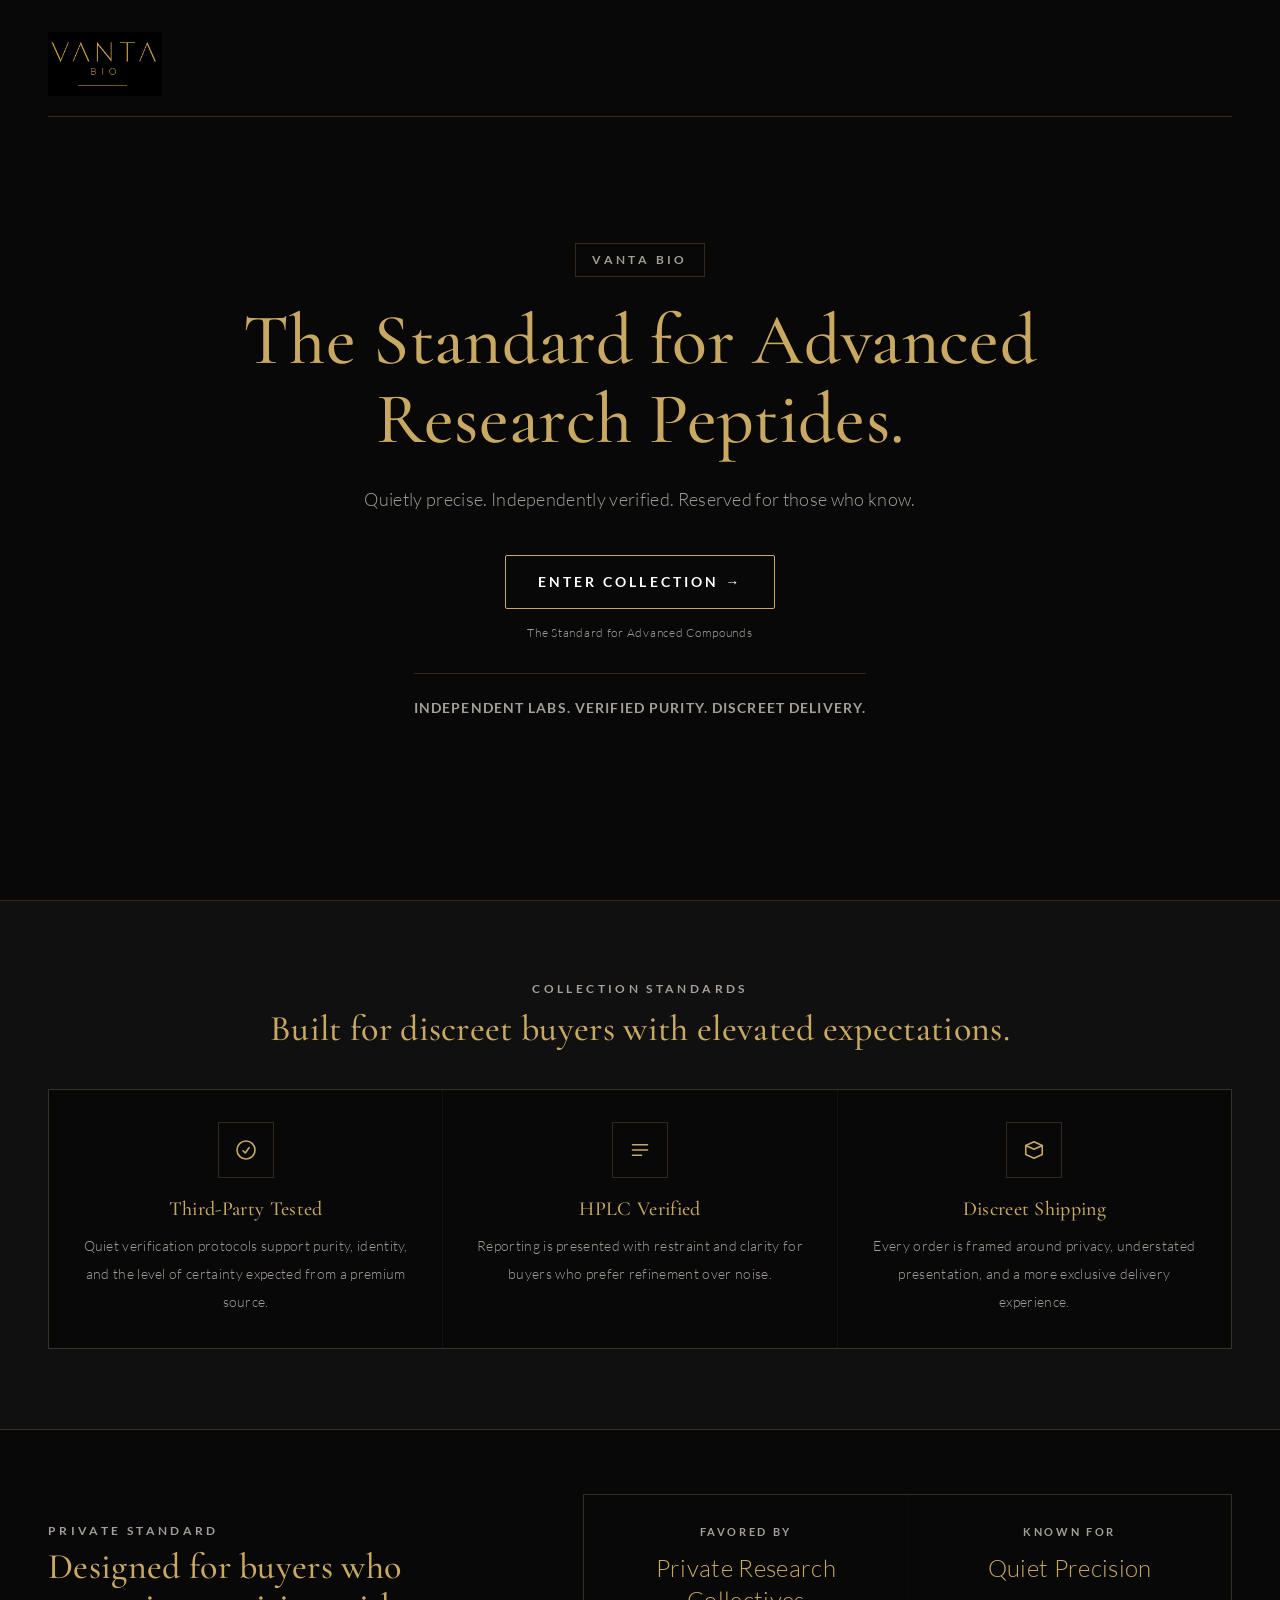
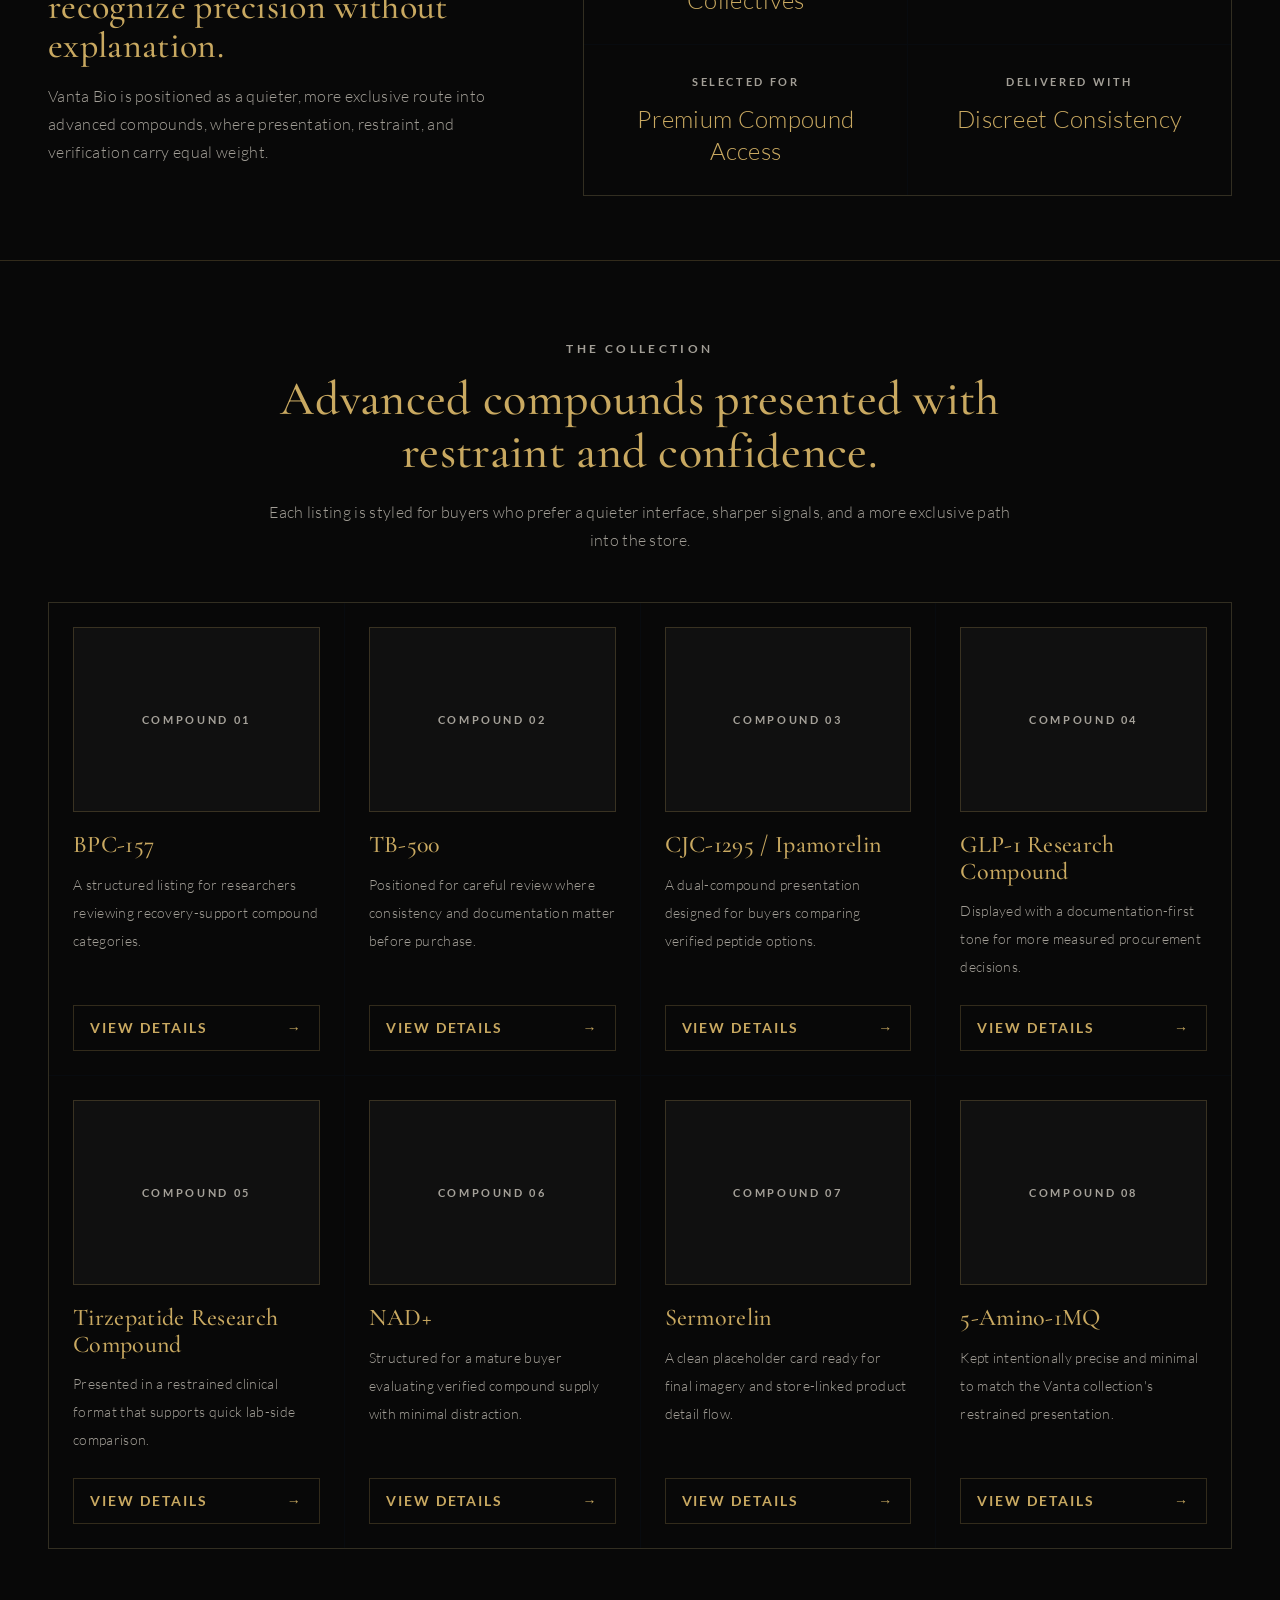
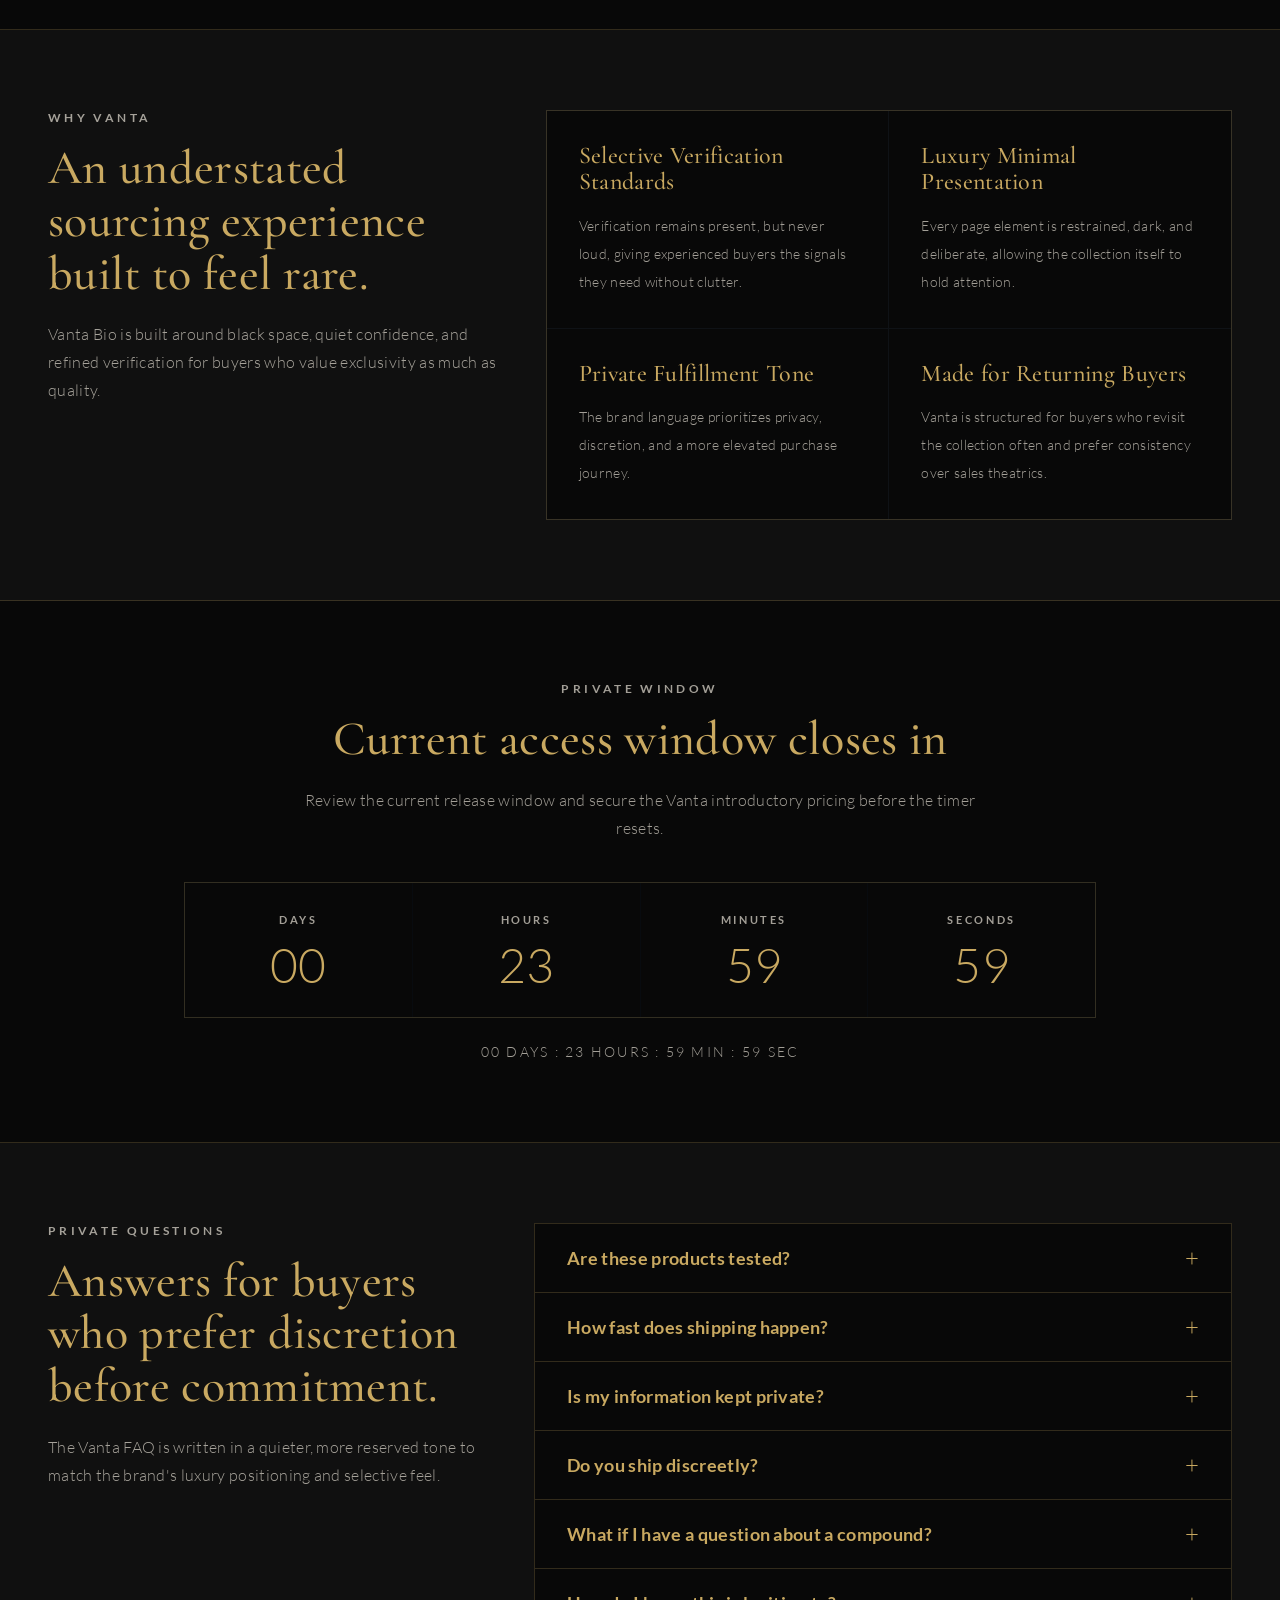
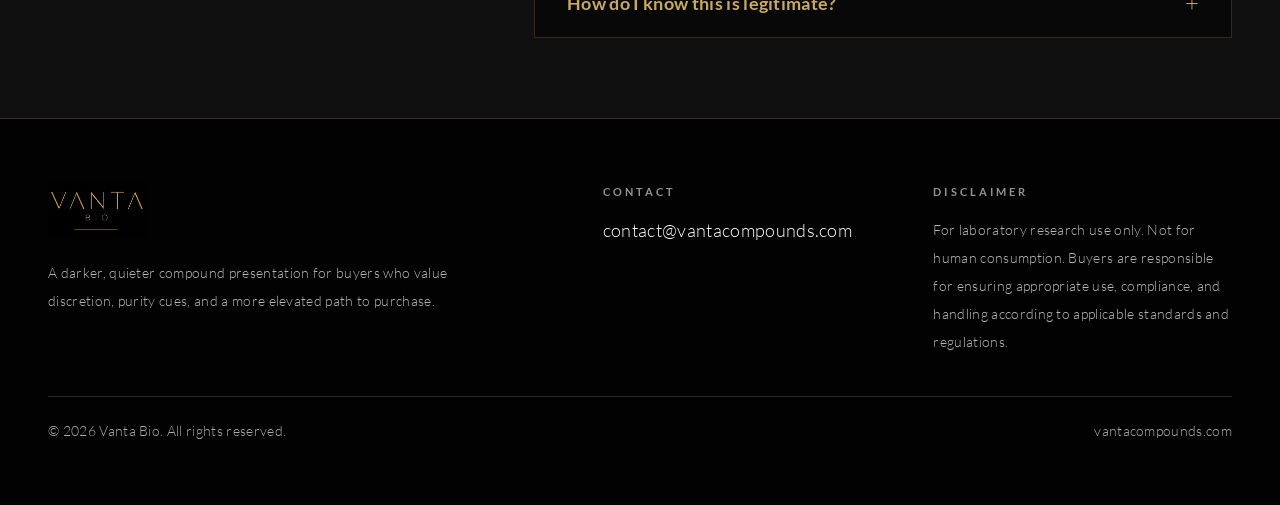
<file: Vanta Bio/index.html>
<!DOCTYPE html>
<html lang="en">

<head>
    <meta charset="UTF-8" />
    <meta http-equiv="X-UA-Compatible" content="IE=edge" />
    <meta name="viewport" content="width=device-width, initial-scale=1.0" />
    <title>Vanta Bio</title>
    <script src="./tailwind.js"></script>
    <link rel="stylesheet" href="./style.css" />

</head>

<body class="vanta-theme bg-black text-[var(--color-text)]">
    <section class="relative overflow-hidden border-b border-[var(--color-border)] bg-white">
        <div class="mx-auto flex min-h-screen w-full max-w-7xl flex-col px-5 md:pb-24 pb-16 pt-8 sm:px-8 lg:px-12">
            <header class="flex items-center justify-start border-b border-[rgba(10,37,64,0.12)] pb-5">
                <a href="/" class="inline-flex items-center">
                    <img src="./assets/logo_3_vanta_bio.png" alt="Vanta Bio"
                        class="h-12 w-auto sm:h-14 lg:h-16" />
                </a>
            </header>

            <div class="flex flex-1 items-center justify-center">
                <div class="mx-auto flex max-w-4xl flex-col items-center text-center">
                    <p
                        class="mb-6 mt-10 inline-flex items-center border border-[rgba(10,37,64,0.14)] px-4 py-2 text-[11px] font-semibold uppercase tracking-[0.28em] text-[var(--color-accent)] sm:text-xs">
                        Vanta Bio
                    </p>

                    <h1
                        class="max-w-4xl font-[var(--font-heading)] text-4xl leading-tight text-[var(--color-primary)] sm:text-5xl lg:text-7xl">
                        The Standard for Advanced Research Peptides.
                    </h1>

                    <p class="mt-6 max-w-2xl text-base leading-8 text-[var(--color-text-muted)] sm:text-lg">
                        Quietly precise. Independently verified. Reserved for those who know.
                    </p>

                    <div class="mt-10 flex flex-col items-center gap-4">
                        <a href="#"
                            class="inline-flex min-w-[240px] items-center justify-center rounded-[2px] bg-[var(--color-primary)] px-8 py-4 text-sm font-semibold uppercase tracking-[0.16em] !text-white transition hover:bg-[#14395d]">
                            Enter Collection &rarr;
                        </a>

                        <div
                            class="text-xs tracking-[0.06em] text-[var(--color-accent)]">
                            The Standard for Advanced Compounds
                        </div>
                    </div>

                    <p
                        class="mt-8 border-t border-[rgba(10,37,64,0.12)] pt-6 text-sm font-medium tracking-[0.08em] text-[var(--color-accent)] uppercase">
                        Independent labs. Verified purity. Discreet delivery.
                    </p>
                </div>
            </div>
        </div>
    </section>

    <section class="border-b border-[var(--color-border)] bg-[var(--color-surface)]">
        <div class="mx-auto w-full max-w-7xl px-5 py-20 sm:px-8 lg:px-12">
            <div class="mb-8 flex flex-col gap-3 text-center sm:mb-10">
                <p class="text-[11px] font-semibold uppercase tracking-[0.28em] text-[var(--color-accent)] sm:text-xs">
                    Collection Standards
                </p>
                <h2 class="font-[var(--font-heading)] text-3xl text-[var(--color-primary)] sm:text-4xl">
                    Built for discreet buyers with elevated expectations.
                </h2>
            </div>

            <div class="grid gap-px border border-[rgba(10,37,64,0.12)] bg-[rgba(10,37,64,0.12)] md:grid-cols-3">
                <article class="bg-white px-6 py-8 text-center sm:px-8">
                    <div
                        class="mx-auto mb-5 flex h-14 w-14 items-center justify-center border border-[rgba(10,37,64,0.12)]">
                        <svg class="h-6 w-6 text-[var(--color-primary)]" viewBox="0 0 24 24" fill="none"
                            stroke="currentColor" stroke-width="1.6" aria-hidden="true">
                            <path stroke-linecap="round" stroke-linejoin="round"
                                d="M9 12.75 11.25 15 15 9.75M21 12A9 9 0 1 1 3 12a9 9 0 0 1 18 0Z" />
                        </svg>
                    </div>
                    <h3 class="text-xl text-[var(--color-primary)]">Third-Party Tested</h3>
                    <p class="mt-3 text-sm leading-7 text-[var(--color-text-muted)]">
                        Quiet verification protocols support purity, identity, and the level of certainty expected from a premium source.
                    </p>
                </article>

                <article class="bg-white px-6 py-8 text-center sm:px-8">
                    <div
                        class="mx-auto mb-5 flex h-14 w-14 items-center justify-center border border-[rgba(10,37,64,0.12)]">
                        <svg class="h-6 w-6 text-[var(--color-primary)]" viewBox="0 0 24 24" fill="none"
                            stroke="currentColor" stroke-width="1.6" aria-hidden="true">
                            <path stroke-linecap="round" stroke-linejoin="round"
                                d="M4.5 6.75h15m-15 5.25h15m-15 5.25h9" />
                        </svg>
                    </div>
                    <h3 class="text-xl text-[var(--color-primary)]">HPLC Verified</h3>
                    <p class="mt-3 text-sm leading-7 text-[var(--color-text-muted)]">
                        Reporting is presented with restraint and clarity for buyers who prefer refinement over noise.
                    </p>
                </article>

                <article class="bg-white px-6 py-8 text-center sm:px-8">
                    <div
                        class="mx-auto mb-5 flex h-14 w-14 items-center justify-center border border-[rgba(10,37,64,0.12)]">
                        <svg class="h-6 w-6 text-[var(--color-primary)]" viewBox="0 0 24 24" fill="none"
                            stroke="currentColor" stroke-width="1.6" aria-hidden="true">
                            <path stroke-linecap="round" stroke-linejoin="round"
                                d="M3.75 7.5 12 3.75 20.25 7.5 12 11.25 3.75 7.5Zm0 0V16.5L12 20.25l8.25-3.75V7.5" />
                        </svg>
                    </div>
                    <h3 class="text-xl text-[var(--color-primary)]">Discreet Shipping</h3>
                    <p class="mt-3 text-sm leading-7 text-[var(--color-text-muted)]">
                        Every order is framed around privacy, understated presentation, and a more exclusive delivery experience.
                    </p>
                </article>
            </div>
        </div>
    </section>

    <section class="border-b border-[var(--color-border)] bg-white">
        <div class="mx-auto w-full max-w-7xl px-5 py-16 sm:px-8 lg:px-12">
            <div class="grid gap-8 md:gap-14 lg:grid-cols-[0.85fr_1.15fr] lg:items-center">
                <div class="">
                    <p
                        class="mb-2 text-[11px] font-semibold uppercase tracking-[0.28em] text-[var(--color-accent)] sm:text-xs">
                        Private Standard
                    </p>
                    <h2 class=" font-[var(--font-heading)] text-3xl text-[var(--color-primary)] sm:text-4xl">
                        Designed for buyers who recognize precision without explanation.
                    </h2>
                    <p class="mt-4 max-w-xl text-sm leading-7 text-[var(--color-text-muted)] sm:text-base">
                        Vanta Bio is positioned as a quieter, more exclusive route into advanced compounds, where
                        presentation, restraint, and verification carry equal weight.
                    </p>
                </div>

                <div
                    class="grid gap-px border border-[rgba(10,37,64,0.12)] bg-[rgba(10,37,64,0.12)] sm:grid-cols-2 grid-cols-1">
                    <div class="bg-white px-6 py-7 text-center">
                        <p class="text-[11px] font-semibold uppercase tracking-[0.24em] text-[var(--color-accent)]">
                            Favored By
                        </p>
                        <p class="mt-3 font-[var(--font-heading)] text-2xl text-[var(--color-primary)]">
                            Private Research Collectives
                        </p>
                    </div>

                    <div class="bg-white px-6 py-7 text-center">
                        <p class="text-[11px] font-semibold uppercase tracking-[0.24em] text-[var(--color-accent)]">
                            Known For
                        </p>
                        <p class="mt-3 font-[var(--font-heading)] text-2xl text-[var(--color-primary)]">
                            Quiet Precision
                        </p>
                    </div>

                    <div class="bg-white px-6 py-7 text-center">
                        <p class="text-[11px] font-semibold uppercase tracking-[0.24em] text-[var(--color-accent)]">
                            Selected For
                        </p>
                        <p class="mt-3 font-[var(--font-heading)] text-2xl text-[var(--color-primary)]">
                            Premium Compound Access
                        </p>
                    </div>

                    <div class="bg-white px-6 py-7 text-center">
                        <p class="text-[11px] font-semibold uppercase tracking-[0.24em] text-[var(--color-accent)]">
                            Delivered With
                        </p>
                        <p class="mt-3 font-[var(--font-heading)] text-2xl text-[var(--color-primary)]">
                            Discreet Consistency
                        </p>
                    </div>
                </div>
            </div>
        </div>
    </section>

    <div id="email-gate"
        class="pointer-events-none fixed inset-0 z-50 hidden items-center justify-center bg-[rgba(10,37,64,0.68)] px-5 opacity-0 transition duration-300">
        <div id="email-gate-backdrop" class="absolute inset-0"></div>

        <div
            class="relative z-10 w-full max-w-xl border border-[rgba(255,255,255,0.18)] bg-white p-6 shadow-none sm:p-8">
            <button id="email-gate-close" type="button" aria-label="Close email offer"
                class="absolute right-4 top-4 inline-flex h-10 w-10 items-center justify-center border border-[rgba(10,37,64,0.12)] text-[var(--color-primary)] transition hover:bg-[var(--color-surface)]">
                <span class="text-lg leading-none">&times;</span>
            </button>

            <div class="pr-10">
                <p class=" mb-2 text-[11px] font-semibold uppercase tracking-[0.28em] text-[var(--color-accent)] sm:text-xs">
                    Private Invitation
                </p>
                <h2 class=" max-w-lg font-[var(--font-heading)] text-3xl text-[var(--color-primary)] sm:text-4xl">
                    Join the list - receive 15% off your first order
                </h2>
                <p class="mt-4 max-w-lg text-sm leading-7 text-[var(--color-text-muted)] sm:text-base">
                    Enter the Vanta list to receive your private code and first access to the current collection.
                </p>
            </div>

            <form class="mt-8 space-y-4" id="email-gate-form">
                <label for="email-gate-input"
                    class="block text-[11px] font-semibold uppercase tracking-[0.24em] text-[var(--color-accent)]">
                    Email Address
                </label>
                <input id="email-gate-input" name="email" type="email" placeholder="name@labdomain.com"
                    class="w-full border border-[rgba(10,37,64,0.14)] bg-white px-4 py-4 text-sm text-[var(--color-text)] placeholder:text-[var(--color-text-muted)] focus:border-[var(--color-primary)]"
                    required />

                <button type="submit"
                    class="inline-flex w-full items-center justify-center rounded-[2px] bg-[var(--color-primary)] px-6 py-4 text-sm font-semibold uppercase tracking-[0.16em] text-white transition hover:bg-[#14395d]">
                    Unlock Offer
                </button>
            </form>

            <p id="email-gate-status" class="mt-4 text-sm text-[var(--color-text-muted)]" aria-live="polite"></p>

            <div class="mt-6 border-t border-[rgba(10,37,64,0.12)] pt-5">
                <p class="text-xs uppercase tracking-[0.22em] text-[var(--color-accent)]">
                    Launch Code
                </p>
                <p id="email-gate-code" class="mt-2 font-[var(--font-heading)] text-3xl text-[var(--color-primary)]">
                    VANTA15
                </p>
            </div>
        </div>
    </div>

    <section class="border-b border-[var(--color-border)] bg-white">
        <div class="mx-auto w-full max-w-7xl px-5 py-20 sm:px-8 lg:px-12">
            <div class="mx-auto max-w-3xl text-center">
                <p class="text-[11px] font-semibold uppercase tracking-[0.28em] text-[var(--color-accent)] sm:text-xs">
                    The Collection
                </p>
                <h2 class="mt-4 font-[var(--font-heading)] text-3xl text-[var(--color-primary)] sm:text-4xl lg:text-5xl">
                    Advanced compounds presented with restraint and confidence.
                </h2>
                <p class="mt-5 text-sm leading-7 text-[var(--color-text-muted)] sm:text-base">
                    Each listing is styled for buyers who prefer a quieter interface, sharper signals, and a more exclusive path into the store.
                </p>
            </div>

            <div class="mt-12 grid gap-px border border-[rgba(10,37,64,0.12)] bg-[rgba(10,37,64,0.12)] sm:grid-cols-2 xl:grid-cols-4">
                <article class="flex h-full flex-col bg-white p-5 sm:p-6">
                    <div class="flex aspect-[4/3] items-center justify-center border border-[rgba(10,37,64,0.12)] bg-[var(--color-surface)]">
                        <span class="text-[11px] font-semibold uppercase tracking-[0.24em] text-[var(--color-accent)]">Compound 01</span>
                    </div>
                    <h3 class="mt-5 text-2xl text-[var(--color-primary)]">BPC-157</h3>
                    <p class="mt-3 flex-1 text-sm leading-7 text-[var(--color-text-muted)]">
                        A structured listing for researchers reviewing recovery-support compound categories.
                    </p>
                    <a href="#" data-product="BPC-157"
                        class="product-link mt-6 inline-flex items-center justify-between border border-[rgba(10,37,64,0.14)] px-4 py-3 text-sm font-semibold uppercase tracking-[0.14em] text-[var(--color-primary)] transition hover:bg-[var(--color-surface)]">
                        View Details <span aria-hidden="true">&rarr;</span>
                    </a>
                </article>

                <article class="flex h-full flex-col bg-white p-5 sm:p-6">
                    <div class="flex aspect-[4/3] items-center justify-center border border-[rgba(10,37,64,0.12)] bg-[var(--color-surface)]">
                        <span class="text-[11px] font-semibold uppercase tracking-[0.24em] text-[var(--color-accent)]">Compound 02</span>
                    </div>
                    <h3 class="mt-5 text-2xl text-[var(--color-primary)]">TB-500</h3>
                    <p class="mt-3 flex-1 text-sm leading-7 text-[var(--color-text-muted)]">
                        Positioned for careful review where consistency and documentation matter before purchase.
                    </p>
                    <a href="#" data-product="TB-500"
                        class="product-link mt-6 inline-flex items-center justify-between border border-[rgba(10,37,64,0.14)] px-4 py-3 text-sm font-semibold uppercase tracking-[0.14em] text-[var(--color-primary)] transition hover:bg-[var(--color-surface)]">
                        View Details <span aria-hidden="true">&rarr;</span>
                    </a>
                </article>

                <article class="flex h-full flex-col bg-white p-5 sm:p-6">
                    <div class="flex aspect-[4/3] items-center justify-center border border-[rgba(10,37,64,0.12)] bg-[var(--color-surface)]">
                        <span class="text-[11px] font-semibold uppercase tracking-[0.24em] text-[var(--color-accent)]">Compound 03</span>
                    </div>
                    <h3 class="mt-5 text-2xl text-[var(--color-primary)]">CJC-1295 / Ipamorelin</h3>
                    <p class="mt-3 flex-1 text-sm leading-7 text-[var(--color-text-muted)]">
                        A dual-compound presentation designed for buyers comparing verified peptide options.
                    </p>
                    <a href="#" data-product="CJC-1295 / Ipamorelin"
                        class="product-link mt-6 inline-flex items-center justify-between border border-[rgba(10,37,64,0.14)] px-4 py-3 text-sm font-semibold uppercase tracking-[0.14em] text-[var(--color-primary)] transition hover:bg-[var(--color-surface)]">
                        View Details <span aria-hidden="true">&rarr;</span>
                    </a>
                </article>

                <article class="flex h-full flex-col bg-white p-5 sm:p-6">
                    <div class="flex aspect-[4/3] items-center justify-center border border-[rgba(10,37,64,0.12)] bg-[var(--color-surface)]">
                        <span class="text-[11px] font-semibold uppercase tracking-[0.24em] text-[var(--color-accent)]">Compound 04</span>
                    </div>
                    <h3 class="mt-5 text-2xl text-[var(--color-primary)]">GLP-1 Research Compound</h3>
                    <p class="mt-3 flex-1 text-sm leading-7 text-[var(--color-text-muted)]">
                        Displayed with a documentation-first tone for more measured procurement decisions.
                    </p>
                    <a href="#" data-product="GLP-1 Research Compound"
                        class="product-link mt-6 inline-flex items-center justify-between border border-[rgba(10,37,64,0.14)] px-4 py-3 text-sm font-semibold uppercase tracking-[0.14em] text-[var(--color-primary)] transition hover:bg-[var(--color-surface)]">
                        View Details <span aria-hidden="true">&rarr;</span>
                    </a>
                </article>

                <article class="flex h-full flex-col bg-white p-5 sm:p-6">
                    <div class="flex aspect-[4/3] items-center justify-center border border-[rgba(10,37,64,0.12)] bg-[var(--color-surface)]">
                        <span class="text-[11px] font-semibold uppercase tracking-[0.24em] text-[var(--color-accent)]">Compound 05</span>
                    </div>
                    <h3 class="mt-5 text-2xl text-[var(--color-primary)]">Tirzepatide Research Compound</h3>
                    <p class="mt-3 flex-1 text-sm leading-7 text-[var(--color-text-muted)]">
                        Presented in a restrained clinical format that supports quick lab-side comparison.
                    </p>
                    <a href="#" data-product="Tirzepatide Research Compound"
                        class="product-link mt-6 inline-flex items-center justify-between border border-[rgba(10,37,64,0.14)] px-4 py-3 text-sm font-semibold uppercase tracking-[0.14em] text-[var(--color-primary)] transition hover:bg-[var(--color-surface)]">
                        View Details <span aria-hidden="true">&rarr;</span>
                    </a>
                </article>

                <article class="flex h-full flex-col bg-white p-5 sm:p-6">
                    <div class="flex aspect-[4/3] items-center justify-center border border-[rgba(10,37,64,0.12)] bg-[var(--color-surface)]">
                        <span class="text-[11px] font-semibold uppercase tracking-[0.24em] text-[var(--color-accent)]">Compound 06</span>
                    </div>
                    <h3 class="mt-5 text-2xl text-[var(--color-primary)]">NAD+</h3>
                    <p class="mt-3 flex-1 text-sm leading-7 text-[var(--color-text-muted)]">
                        Structured for a mature buyer evaluating verified compound supply with minimal distraction.
                    </p>
                    <a href="#" data-product="NAD+"
                        class="product-link mt-6 inline-flex items-center justify-between border border-[rgba(10,37,64,0.14)] px-4 py-3 text-sm font-semibold uppercase tracking-[0.14em] text-[var(--color-primary)] transition hover:bg-[var(--color-surface)]">
                        View Details <span aria-hidden="true">&rarr;</span>
                    </a>
                </article>

                <article class="flex h-full flex-col bg-white p-5 sm:p-6">
                    <div class="flex aspect-[4/3] items-center justify-center border border-[rgba(10,37,64,0.12)] bg-[var(--color-surface)]">
                        <span class="text-[11px] font-semibold uppercase tracking-[0.24em] text-[var(--color-accent)]">Compound 07</span>
                    </div>
                    <h3 class="mt-5 text-2xl text-[var(--color-primary)]">Sermorelin</h3>
                    <p class="mt-3 flex-1 text-sm leading-7 text-[var(--color-text-muted)]">
                        A clean placeholder card ready for final imagery and store-linked product detail flow.
                    </p>
                    <a href="#" data-product="Sermorelin"
                        class="product-link mt-6 inline-flex items-center justify-between border border-[rgba(10,37,64,0.14)] px-4 py-3 text-sm font-semibold uppercase tracking-[0.14em] text-[var(--color-primary)] transition hover:bg-[var(--color-surface)]">
                        View Details <span aria-hidden="true">&rarr;</span>
                    </a>
                </article>

                <article class="flex h-full flex-col bg-white p-5 sm:p-6">
                    <div class="flex aspect-[4/3] items-center justify-center border border-[rgba(10,37,64,0.12)] bg-[var(--color-surface)]">
                        <span class="text-[11px] font-semibold uppercase tracking-[0.24em] text-[var(--color-accent)]">Compound 08</span>
                    </div>
                    <h3 class="mt-5 text-2xl text-[var(--color-primary)]">5-Amino-1MQ</h3>
                    <p class="mt-3 flex-1 text-sm leading-7 text-[var(--color-text-muted)]">
                        Kept intentionally precise and minimal to match the Vanta collection's restrained presentation.
                    </p>
                    <a href="#" data-product="5-Amino-1MQ"
                        class="product-link mt-6 inline-flex items-center justify-between border border-[rgba(10,37,64,0.14)] px-4 py-3 text-sm font-semibold uppercase tracking-[0.14em] text-[var(--color-primary)] transition hover:bg-[var(--color-surface)]">
                        View Details <span aria-hidden="true">&rarr;</span>
                    </a>
                </article>
            </div>
        </div>
    </section>

    <section class="border-b border-[var(--color-border)] bg-[var(--color-surface)]">
        <div class="mx-auto w-full max-w-7xl px-5 py-20 sm:px-8 lg:px-12">
            <div class="grid gap-10 lg:grid-cols-[0.8fr_1.2fr] lg:items-start">
                <div>
                    <p class="text-[11px] font-semibold uppercase tracking-[0.28em] text-[var(--color-accent)] sm:text-xs">
                        Why Vanta
                    </p>
                    <h2 class="mt-4 font-[var(--font-heading)] text-3xl text-[var(--color-primary)] sm:text-4xl lg:text-5xl">
                        An understated sourcing experience built to feel rare.
                    </h2>
                    <p class="mt-5 max-w-xl text-sm leading-7 text-[var(--color-text-muted)] sm:text-base">
                        Vanta Bio is built around black space, quiet confidence, and refined verification for buyers who value exclusivity as much as quality.
                    </p>
                </div>

                <div class="grid gap-px border border-[rgba(10,37,64,0.12)] bg-[rgba(10,37,64,0.12)] md:grid-cols-2">
                    <article class="bg-white px-6 py-8 sm:px-8">
                        
                        <h3 class=" text-2xl text-[var(--color-primary)]">Selective Verification Standards</h3>
                        <p class="mt-4 text-sm leading-7 text-[var(--color-text-muted)]">
                            Verification remains present, but never loud, giving experienced buyers the signals they need without clutter.
                        </p>
                    </article>

                    <article class="bg-white px-6 py-8 sm:px-8">
                      
                        <h3 class=" text-2xl text-[var(--color-primary)]">Luxury Minimal Presentation</h3>
                        <p class="mt-4 text-sm leading-7 text-[var(--color-text-muted)]">
                            Every page element is restrained, dark, and deliberate, allowing the collection itself to hold attention.
                        </p>
                    </article>

                    <article class="bg-white px-6 py-8 sm:px-8">
                        
                        <h3 class=" text-2xl text-[var(--color-primary)]">Private Fulfillment Tone</h3>
                        <p class="mt-4 text-sm leading-7 text-[var(--color-text-muted)]">
                            The brand language prioritizes privacy, discretion, and a more elevated purchase journey.
                        </p>
                    </article>

                    <article class="bg-white px-6 py-8 sm:px-8">
                     
                        <h3 class=" text-2xl text-[var(--color-primary)]">Made for Returning Buyers</h3>
                        <p class="mt-4 text-sm leading-7 text-[var(--color-text-muted)]">
                            Vanta is structured for buyers who revisit the collection often and prefer consistency over sales theatrics.
                        </p>
                    </article>
                </div>
            </div>
        </div>
    </section>

    <section class="border-b border-[var(--color-border)] bg-white">
        <div class="mx-auto w-full max-w-7xl px-5 py-20 sm:px-8 lg:px-12">
            <div class="mx-auto max-w-5xl px-6 text-center sm:px-10 lg:px-14 ">
                <p class="text-[11px] font-semibold uppercase tracking-[0.28em] text-[var(--color-accent)] sm:text-xs">
                    Private Window
                </p>
                <h2 class="mt-4 font-[var(--font-heading)] text-3xl text-[var(--color-primary)] sm:text-4xl lg:text-5xl">
                    Current access window closes in
                </h2>
                <p class="mt-5 mx-auto max-w-2xl text-sm leading-7 text-[var(--color-text-muted)] sm:text-base">
                    Review the current release window and secure the Vanta introductory pricing before the timer resets.
                </p>

                <div id="countdown-timer"
                    class="mt-10 grid gap-px border border-[rgba(10,37,64,0.12)] bg-[rgba(10,37,64,0.12)] sm:grid-cols-2 lg:grid-cols-4"
                    aria-live="polite">
                    <div class="bg-white px-6 py-7">
                        <p class="text-[11px] font-semibold uppercase tracking-[0.24em] text-[var(--color-accent)]">Days</p>
                        <p data-countdown-unit="days" class="mt-3 font-[var(--font-heading)] text-4xl text-[var(--color-primary)] sm:text-5xl">
                            00
                        </p>
                    </div>
                    <div class="bg-white px-6 py-7">
                        <p class="text-[11px] font-semibold uppercase tracking-[0.24em] text-[var(--color-accent)]">Hours</p>
                        <p data-countdown-unit="hours" class="mt-3 font-[var(--font-heading)] text-4xl text-[var(--color-primary)] sm:text-5xl">
                            00
                        </p>
                    </div>
                    <div class="bg-white px-6 py-7">
                        <p class="text-[11px] font-semibold uppercase tracking-[0.24em] text-[var(--color-accent)]">Minutes</p>
                        <p data-countdown-unit="minutes" class="mt-3 font-[var(--font-heading)] text-4xl text-[var(--color-primary)] sm:text-5xl">
                            00
                        </p>
                    </div>
                    <div class="bg-white px-6 py-7">
                        <p class="text-[11px] font-semibold uppercase tracking-[0.24em] text-[var(--color-accent)]">Seconds</p>
                        <p data-countdown-unit="seconds" class="mt-3 font-[var(--font-heading)] text-4xl text-[var(--color-primary)] sm:text-5xl">
                            00
                        </p>
                    </div>
                </div>

                <p id="countdown-inline-text" class="mt-6 text-sm uppercase tracking-[0.16em] text-[var(--color-accent)]">
                    00 days : 00 hours : 00 min : 00 sec
                </p>
            </div>
        </div>
    </section>

    <section class="border-b border-[var(--color-border)] bg-[var(--color-surface)]">
        <div class="mx-auto w-full max-w-7xl px-5 py-20 sm:px-8 lg:px-12">
            <div class="grid gap-10 lg:grid-cols-[0.78fr_1.22fr] lg:items-start">
                <div>
                    <p class="text-[11px] font-semibold uppercase tracking-[0.28em] text-[var(--color-accent)] sm:text-xs">
                        Private Questions
                    </p>
                    <h2 class="mt-4 font-[var(--font-heading)] text-3xl text-[var(--color-primary)] sm:text-4xl lg:text-5xl">
                        Answers for buyers who prefer discretion before commitment.
                    </h2>
                    <p class="mt-5 max-w-xl text-sm leading-7 text-[var(--color-text-muted)] sm:text-base">
                        The Vanta FAQ is written in a quieter, more reserved tone to match the brand's luxury positioning and selective feel.
                    </p>
                </div>

                <div class="border border-[rgba(10,37,64,0.12)] bg-white">
                    <article class="faq-item border-b border-[rgba(10,37,64,0.12)]">
                        <button type="button"
                            class="faq-trigger flex w-full items-center justify-between gap-4 px-6 py-5 text-left sm:px-8"
                            aria-expanded="false">
                            <span class="text-lg font-semibold text-[var(--color-primary)]">Are these products tested?</span>
                            <span class="faq-icon text-2xl leading-none text-[var(--color-accent)]" aria-hidden="true">+</span>
                        </button>
                        <div class="faq-panel px-6 sm:px-8">
                            <p class="text-sm leading-7 text-[var(--color-text-muted)]">
                                Yes. Vanta presents third-party testing and purity verification with a quieter hand, intended for buyers who recognize quality without excessive explanation.
                            </p>
                        </div>
                    </article>

                    <article class="faq-item border-b border-[rgba(10,37,64,0.12)]">
                        <button type="button"
                            class="faq-trigger flex w-full items-center justify-between gap-4 px-6 py-5 text-left sm:px-8"
                            aria-expanded="false">
                            <span class="text-lg font-semibold text-[var(--color-primary)]">How fast does shipping happen?</span>
                            <span class="faq-icon text-2xl leading-none text-[var(--color-accent)]" aria-hidden="true">+</span>
                        </button>
                        <div class="faq-panel px-6 sm:px-8">
                            <p class="text-sm leading-7 text-[var(--color-text-muted)]">
                                Fulfillment timing varies by destination and volume, though Vanta is positioned to communicate timing with discretion rather than urgency.
                            </p>
                        </div>
                    </article>

                    <article class="faq-item border-b border-[rgba(10,37,64,0.12)]">
                        <button type="button"
                            class="faq-trigger flex w-full items-center justify-between gap-4 px-6 py-5 text-left sm:px-8"
                            aria-expanded="false">
                            <span class="text-lg font-semibold text-[var(--color-primary)]">Is my information kept private?</span>
                            <span class="faq-icon text-2xl leading-none text-[var(--color-accent)]" aria-hidden="true">+</span>
                        </button>
                        <div class="faq-panel px-6 sm:px-8">
                            <p class="text-sm leading-7 text-[var(--color-text-muted)]">
                                The experience is built around low-friction communication, private handling, and a more reserved relationship with customer information.
                            </p>
                        </div>
                    </article>

                    <article class="faq-item border-b border-[rgba(10,37,64,0.12)]">
                        <button type="button"
                            class="faq-trigger flex w-full items-center justify-between gap-4 px-6 py-5 text-left sm:px-8"
                            aria-expanded="false">
                            <span class="text-lg font-semibold text-[var(--color-primary)]">Do you ship discreetly?</span>
                            <span class="faq-icon text-2xl leading-none text-[var(--color-accent)]" aria-hidden="true">+</span>
                        </button>
                        <div class="faq-panel px-6 sm:px-8">
                            <p class="text-sm leading-7 text-[var(--color-text-muted)]">
                                Yes. Discreet delivery is part of the Vanta promise, from subdued presentation to privacy-conscious packaging language.
                            </p>
                        </div>
                    </article>

                    <article class="faq-item border-b border-[rgba(10,37,64,0.12)]">
                        <button type="button"
                            class="faq-trigger flex w-full items-center justify-between gap-4 px-6 py-5 text-left sm:px-8"
                            aria-expanded="false">
                            <span class="text-lg font-semibold text-[var(--color-primary)]">What if I have a question about a compound?</span>
                            <span class="faq-icon text-2xl leading-none text-[var(--color-accent)]" aria-hidden="true">+</span>
                        </button>
                        <div class="faq-panel px-6 sm:px-8">
                            <p class="text-sm leading-7 text-[var(--color-text-muted)]">
                                Questions can be directed through the listed contact path, with responses framed to be precise, restrained, and useful rather than promotional.
                            </p>
                        </div>
                    </article>

                    <article class="faq-item">
                        <button type="button"
                            class="faq-trigger flex w-full items-center justify-between gap-4 px-6 py-5 text-left sm:px-8"
                            aria-expanded="false">
                            <span class="text-lg font-semibold text-[var(--color-primary)]">How do I know this is legitimate?</span>
                            <span class="faq-icon text-2xl leading-none text-[var(--color-accent)]" aria-hidden="true">+</span>
                        </button>
                        <div class="faq-panel px-6 sm:px-8">
                            <p class="text-sm leading-7 text-[var(--color-text-muted)]">
                                Vanta signals legitimacy through verification cues, controlled presentation, and a level of polish more often associated with premium brands than commodity sellers.
                            </p>
                        </div>
                    </article>
                </div>
            </div>
        </div>
    </section>

    <footer class="bg-[var(--color-primary)] text-white">
        <div class="mx-auto w-full max-w-7xl px-5 py-16 sm:px-8 lg:px-12">
            <div class="grid gap-10 border-b border-[rgba(255,255,255,0.14)] pb-10 lg:grid-cols-[0.9fr_1.1fr] lg:items-start">
                <div>
                    <img src="./assets/logo_3_vanta_bio.png" alt="Vanta Bio" class="h-14 w-auto bg-white px-3 py-2" />
                    <p class="mt-5 max-w-md text-sm leading-7 text-[rgba(255,255,255,0.72)]">
                        A darker, quieter compound presentation for buyers who value discretion, purity cues, and a more elevated path to purchase.
                    </p>
                </div>

                <div class="grid gap-8 sm:grid-cols-2">
                    <div>
                        <p class="text-[11px] font-semibold uppercase tracking-[0.28em] text-[rgba(255,255,255,0.58)]">
                            Contact
                        </p>
                        <a href="mailto:contact@vantacompounds.com" class="mt-4 inline-block text-lg text-white transition hover:text-[rgba(255,255,255,0.78)]">
                            contact@vantacompounds.com
                        </a>
                    </div>

                    <div>
                        <p class="text-[11px] font-semibold uppercase tracking-[0.28em] text-[rgba(255,255,255,0.58)]">
                            Disclaimer
                        </p>
                        <p class="mt-4 text-sm leading-7 text-[rgba(255,255,255,0.72)]">
                            For laboratory research use only. Not for human consumption. Buyers are responsible for ensuring
                            appropriate use, compliance, and handling according to applicable standards and regulations.
                        </p>
                    </div>
                </div>
            </div>

            <div class="flex flex-col gap-3 pt-6 text-sm text-[rgba(255,255,255,0.68)] sm:flex-row sm:items-center sm:justify-between">
                <p>&copy; 2026 Vanta Bio. All rights reserved.</p>
                <p>vantacompounds.com</p>
            </div>
        </div>
    </footer>
</body>
<script src="./config.js"></script>
<script src="./script.js"></script>

</html>
</file>
<file: APEX/style.css>
@font-face {
    font-family: "Apex Heading";
    src: url("./fonts/Playfair_Display/static/PlayfairDisplay-Regular.ttf") format("truetype");
    font-weight: 400;
    font-style: normal;
    font-display: swap;
}

@font-face {
    font-family: "Apex Heading";
    src: url("./fonts/Playfair_Display/static/PlayfairDisplay-SemiBold.ttf") format("truetype");
    font-weight: 600;
    font-style: normal;
    font-display: swap;
}

@font-face {
    font-family: "Apex Body";
    src: url("./fonts/Inter/static/Inter_24pt-Regular.ttf") format("truetype");
    font-weight: 400;
    font-style: normal;
    font-display: swap;
}

@font-face {
    font-family: "Apex Body";
    src: url("./fonts/Inter/static/Inter_24pt-Medium.ttf") format("truetype");
    font-weight: 500;
    font-style: normal;
    font-display: swap;
}

@font-face {
    font-family: "Apex Body";
    src: url("./fonts/Inter/static/Inter_24pt-SemiBold.ttf") format("truetype");
    font-weight: 600;
    font-style: normal;
    font-display: swap;
}

:root {
    --color-primary: #0a2540;
    --color-secondary: #ffffff;
    --color-accent: #6b7b8c;
    --color-background: #ffffff;
    --color-surface: #f5f8fb;
    --color-border: #d6dee6;
    --color-text: #16314d;
    --color-text-muted: #5d6d7d;

    --font-heading: "Apex Heading", "Times New Roman", serif;
    --font-body: "Apex Body", Arial, sans-serif;

    --container-width: min(1120px, calc(100% - 2rem));
    --section-spacing: clamp(4rem, 8vw, 7rem);
    --radius-xs: 2px;
}

* {
    box-sizing: border-box;
    outline: none;
    scroll-behavior: smooth;
}

img,
button,
iframe,
a {
    user-select: none;
}


html {
    background-color: var(--color-background);
}

body {
    margin: 0;
    background-color: var(--color-background);
    color: var(--color-text);
    font-family: var(--font-body);
    line-height: 1.6;
    text-rendering: optimizeLegibility;
}

h1,
h2,
h3,
h4,
h5,
h6 {
    color: var(--color-primary);
    font-family: var(--font-heading);
    font-weight: 600;
    line-height: 1.1;
}

a {
    color: inherit;
    text-decoration: none;
}

img {
    max-width: 100%;
    display: block;
    user-select: none;
    -webkit-user-drag: none;
}

.faq-panel {
    max-height: 0;
    overflow: hidden;
    opacity: 0;
    padding-bottom: 0;
    transition: max-height 0.35s ease, opacity 0.25s ease, padding-bottom 0.35s ease;
    will-change: max-height, opacity;
}

.faq-panel.is-open {
    opacity: 1;
    padding-bottom: 1.5rem;
}

.faq-icon {
    transition: transform 0.3s ease, color 0.3s ease;
}
</file>
<file: Helix Research/style.css>
@font-face {
    font-family: "Helix Heading";
    src: url("./fonts/Space_Grotesk/static/SpaceGrotesk-Regular.ttf") format("truetype");
    font-weight: 400;
    font-style: normal;
    font-display: swap;
}

@font-face {
    font-family: "Helix Heading";
    src: url("./fonts/Space_Grotesk/static/SpaceGrotesk-SemiBold.ttf") format("truetype");
    font-weight: 600;
    font-style: normal;
    font-display: swap;
}

@font-face {
    font-family: "Helix Body";
    src: url("./fonts/Inter/static/Inter_24pt-Regular.ttf") format("truetype");
    font-weight: 400;
    font-style: normal;
    font-display: swap;
}

@font-face {
    font-family: "Helix Body";
    src: url("./fonts/Inter/static/Inter_24pt-Medium.ttf") format("truetype");
    font-weight: 500;
    font-style: normal;
    font-display: swap;
}

@font-face {
    font-family: "Helix Body";
    src: url("./fonts/Inter/static/Inter_24pt-SemiBold.ttf") format("truetype");
    font-weight: 600;
    font-style: normal;
    font-display: swap;
}

:root {
    --color-primary: #0f4c5c;
    --color-secondary: #7fd1ae;
    --color-accent: #f5f1e8;
    --color-background: #f5f1e8;
    --color-surface: #ffffff;
    --color-surface-soft: #edf7f2;
    --color-border: rgba(15, 76, 92, 0.14);
    --color-text: #17363f;
    --color-text-muted: #58727a;

    --font-heading: "Helix Heading", Arial, sans-serif;
    --font-body: "Helix Body", Arial, sans-serif;

    --container-width: min(1120px, calc(100% - 2rem));
    --section-spacing: clamp(4rem, 8vw, 7rem);
    --radius-xs: 8px;
}

* {
    box-sizing: border-box;
    outline: none;
    scroll-behavior: smooth;
}

img,
button,
iframe,
a {
    user-select: none;
}


html {
    background-color: var(--color-background);
}

body {
    margin: 0;
    background-color: var(--color-background);
    color: var(--color-text);
    font-family: var(--font-body);
    line-height: 1.6;
    text-rendering: optimizeLegibility;
}

h1,
h2,
h3,
h4,
h5,
h6 {
    color: var(--color-primary);
    font-family: var(--font-heading);
    font-weight: 600;
    line-height: 1.1;
}

a {
    color: inherit;
    text-decoration: none;
}

img {
    max-width: 100%;
    display: block;
    user-select: none;
    -webkit-user-drag: none;
}

.faq-panel {
    max-height: 0;
    overflow: hidden;
    opacity: 0;
    padding-bottom: 0;
    transition: max-height 0.35s ease, opacity 0.25s ease, padding-bottom 0.35s ease;
    will-change: max-height, opacity;
}

.faq-panel.is-open {
    opacity: 1;
    padding-bottom: 1.5rem;
}

.faq-icon {
    transition: transform 0.3s ease, color 0.3s ease;
}

.helix-theme {
    background:
        radial-gradient(circle at top right, rgba(127, 209, 174, 0.18), transparent 26%),
        #f5f1e8;
}

.helix-theme .bg-\[var\(--color-surface\)\] {
    background-color: var(--color-surface-soft) !important;
}

.helix-theme .bg-white,
.helix-theme article,
.helix-theme .faq-item,
.helix-theme #countdown-timer > div,
.helix-theme #email-gate > .relative {
    border-radius: 8px;
}

.helix-theme .inline-flex.min-w-\[240px\],
.helix-theme #email-gate-form button {
    background-color: var(--color-primary) !important;
    border-radius: 8px !important;
}

.helix-theme .product-link,
.helix-theme #email-gate-input,
.helix-theme #email-gate-close {
    border-radius: 8px !important;
}

.helix-theme .text-\[var\(--color-accent\)\] {
    color: var(--color-secondary) !important;
}

.helix-theme .text-\[var\(--color-primary\)\],
.helix-theme svg,
.helix-theme .faq-icon {
    color: var(--color-primary) !important;
}
</file>
<file: PeakForm Compounds/style.css>
@font-face {
    font-family: "PeakForm Heading";
    src: url("./fonts/Oswald/static/Oswald-Bold.ttf") format("truetype");
    font-weight: 700;
    font-style: normal;
    font-display: swap;
}

@font-face {
    font-family: "PeakForm Heading";
    src: url("./fonts/Oswald/static/Oswald-SemiBold.ttf") format("truetype");
    font-weight: 600;
    font-style: normal;
    font-display: swap;
}

@font-face {
    font-family: "PeakForm Body";
    src: url("./fonts/Roboto/static/Roboto-Regular.ttf") format("truetype");
    font-weight: 400;
    font-style: normal;
    font-display: swap;
}

@font-face {
    font-family: "PeakForm Body";
    src: url("./fonts/Roboto/static/Roboto-Medium.ttf") format("truetype");
    font-weight: 500;
    font-style: normal;
    font-display: swap;
}

@font-face {
    font-family: "PeakForm Body";
    src: url("./fonts/Roboto/static/Roboto-Bold.ttf") format("truetype");
    font-weight: 600;
    font-style: normal;
    font-display: swap;
}

:root {
    --color-primary: #ff5722;
    --color-secondary: #0d0d0d;
    --color-accent: #ffffff;
    --color-background: #0d0d0d;
    --color-surface: #171717;
    --color-surface-soft: #212121;
    --color-border: rgba(255, 87, 34, 0.2);
    --color-text: #f2f2f2;
    --color-text-muted: rgba(255, 255, 255, 0.72);

    --font-heading: "PeakForm Heading", Arial, sans-serif;
    --font-body: "PeakForm Body", Arial, sans-serif;

    --container-width: min(1120px, calc(100% - 2rem));
    --section-spacing: clamp(4rem, 8vw, 7rem);
    --radius-xs: 2px;
}

* {
    box-sizing: border-box;
    outline: none;
    scroll-behavior: smooth;
}

img,
button,
iframe,
a {
    user-select: none;
}


html {
    background-color: var(--color-background);
}

body {
    margin: 0;
    background-color: var(--color-background);
    color: var(--color-text);
    font-family: var(--font-body);
    line-height: 1.6;
    letter-spacing: 0.01em;
    text-rendering: optimizeLegibility;
}

h1,
h2,
h3,
h4,
h5,
h6 {
    color: var(--color-primary);
    font-family: var(--font-heading);
    font-weight: 600;
    line-height: 1.1;
    text-transform: uppercase;
    letter-spacing: 0.04em;
}

a {
    color: inherit;
    text-decoration: none;
}

img {
    max-width: 100%;
    display: block;
    user-select: none;
    -webkit-user-drag: none;
}

.faq-panel {
    max-height: 0;
    overflow: hidden;
    opacity: 0;
    padding-bottom: 0;
    transition: max-height 0.35s ease, opacity 0.25s ease, padding-bottom 0.35s ease;
    will-change: max-height, opacity;
}

.faq-panel.is-open {
    opacity: 1;
    padding-bottom: 1.5rem;
}

.faq-icon {
    transition: transform 0.3s ease, color 0.3s ease;
}

.peakform-theme {
    background:
        radial-gradient(circle at top center, rgba(255, 87, 34, 0.14), transparent 28%),
        #0d0d0d;
}

.peakform-theme section,
.peakform-theme footer {
    border-color: var(--color-border) !important;
}

.peakform-theme section {
    background-color: transparent !important;
}

.peakform-theme .bg-white,
.peakform-theme article,
.peakform-theme #countdown-timer > div,
.peakform-theme .faq-item,
.peakform-theme #email-gate > .relative {
    background-color: var(--color-surface) !important;
}

.peakform-theme .bg-\[var\(--color-surface\)\] {
    background-color: var(--color-surface-soft) !important;
}

.peakform-theme .text-\[var\(--color-primary\)\],
.peakform-theme svg,
.peakform-theme .faq-icon {
    color: var(--color-primary) !important;
}

.peakform-theme .text-\[var\(--color-text-muted\)\],
.peakform-theme #email-gate-status {
    color: var(--color-text-muted) !important;
}

.peakform-theme .text-\[var\(--color-accent\)\] {
    color: rgba(255, 255, 255, 0.82) !important;
}

.peakform-theme .inline-flex.min-w-\[240px\],
.peakform-theme #email-gate-form button {
    background-color: var(--color-primary) !important;
    color: #ffffff !important;
    border: 1px solid var(--color-primary) !important;
    box-shadow: inset 0 -4px 0 rgba(0, 0, 0, 0.18);
}

.peakform-theme .inline-flex.min-w-\[240px\]:hover,
.peakform-theme #email-gate-form button:hover {
    background-color: #ff6a3a !important;
}

.peakform-theme .product-link {
    border-color: rgba(255, 87, 34, 0.4) !important;
    color: #ffffff !important;
}

.peakform-theme .product-link:hover,
.peakform-theme #email-gate-close:hover {
    background-color: rgba(255, 87, 34, 0.08) !important;
}

.peakform-theme #email-gate {
    background-color: rgba(0, 0, 0, 0.78) !important;
}

.peakform-theme footer {
    background-color: #090909 !important;
}
</file>
<file: PureLine Peptides/style.css>
@font-face {
    font-family: "PureLine Heading";
    src: url("./fonts/DM_Serif_Display/DMSerifDisplay-Regular.ttf") format("truetype");
    font-weight: 400;
    font-style: normal;
    font-display: swap;
}

@font-face {
    font-family: "PureLine Heading";
    src: url("./fonts/DM_Serif_Display/DMSerifDisplay-Regular.ttf") format("truetype");
    font-weight: 600;
    font-style: normal;
    font-display: swap;
}

@font-face {
    font-family: "PureLine Body";
    src: url("./fonts/DM_Sans/static/DMSans_24pt-Regular.ttf") format("truetype");
    font-weight: 400;
    font-style: normal;
    font-display: swap;
}

@font-face {
    font-family: "PureLine Body";
    src: url("./fonts/DM_Sans/static/DMSans_24pt-Medium.ttf") format("truetype");
    font-weight: 500;
    font-style: normal;
    font-display: swap;
}

@font-face {
    font-family: "PureLine Body";
    src: url("./fonts/DM_Sans/static/DMSans_24pt-SemiBold.ttf") format("truetype");
    font-weight: 600;
    font-style: normal;
    font-display: swap;
}

:root {
    --color-primary: #1b4332;
    --color-secondary: #ffffff;
    --color-accent: #f4f1ea;
    --color-background: #ffffff;
    --color-surface: #f4f1ea;
    --color-border: #d8dfd6;
    --color-text: #22352b;
    --color-text-muted: #5d6f65;

    --font-heading: "PureLine Heading", "Times New Roman", serif;
    --font-body: "PureLine Body", Arial, sans-serif;

    --container-width: min(1120px, calc(100% - 2rem));
    --section-spacing: clamp(4rem, 8vw, 7rem);
    --radius-xs: 2px;
}

* {
    box-sizing: border-box;
    outline: none;
    scroll-behavior: smooth;
}

img,
button,
iframe,
a {
    user-select: none;
}


html {
    background-color: var(--color-background);
}

body {
    margin: 0;
    background-color: var(--color-background);
    color: var(--color-text);
    font-family: var(--font-body);
    line-height: 1.6;
    text-rendering: optimizeLegibility;
}

h1,
h2,
h3,
h4,
h5,
h6 {
    color: var(--color-primary);
    font-family: var(--font-heading);
    font-weight: 400;
    line-height: 1.1;
}

a {
    color: inherit;
    text-decoration: none;
}

img {
    max-width: 100%;
    display: block;
    user-select: none;
    -webkit-user-drag: none;
}

.faq-panel {
    max-height: 0;
    overflow: hidden;
    opacity: 0;
    padding-bottom: 0;
    transition: max-height 0.35s ease, opacity 0.25s ease, padding-bottom 0.35s ease;
    will-change: max-height, opacity;
}

.faq-panel.is-open {
    opacity: 1;
    padding-bottom: 1.5rem;
}

.faq-icon {
    transition: transform 0.3s ease, color 0.3s ease;
}

.pureline-theme .underline-accent {
    position: relative;
}

.pureline-theme .underline-accent::after {
    content: "";
    display: block;
    width: 72px;
    height: 1px;
    margin-top: 1rem;
    background-color: var(--color-primary);
}

.pureline-theme .text-\[var\(--color-accent\)\] {
    color: #8a968f !important;
}

.pureline-theme .border-\[rgba\(10\,37\,64\,0\.14\)\] {
    border-color: rgba(27, 67, 50, 0.14) !important;
}

.pureline-theme .border-\[rgba\(10\,37\,64\,0\.12\)\] {
    border-color: rgba(27, 67, 50, 0.12) !important;
}
</file>
<file: Vanta Bio/style.css>
@font-face {
    font-family: "Vanta Heading";
    src: url("./fonts/Cormorant_Garamond/static/CormorantGaramond-Regular.ttf") format("truetype");
    font-weight: 400;
    font-style: normal;
    font-display: swap;
}

@font-face {
    font-family: "Vanta Heading";
    src: url("./fonts/Cormorant_Garamond/static/CormorantGaramond-Medium.ttf") format("truetype");
    font-weight: 500;
    font-style: normal;
    font-display: swap;
}

@font-face {
    font-family: "Vanta Body";
    src: url("./fonts/Lato/Lato-Light.ttf") format("truetype");
    font-weight: 300;
    font-style: normal;
    font-display: swap;
}

@font-face {
    font-family: "Vanta Body";
    src: url("./fonts/Lato/Lato-Regular.ttf") format("truetype");
    font-weight: 400;
    font-style: normal;
    font-display: swap;
}

@font-face {
    font-family: "Vanta Body";
    src: url("./fonts/Lato/Lato-Bold.ttf") format("truetype");
    font-weight: 500;
    font-style: normal;
    font-display: swap;
}

@font-face {
    font-family: "Vanta Body";
    src: url("./fonts/Lato/Lato-Bold.ttf") format("truetype");
    font-weight: 600;
    font-style: normal;
    font-display: swap;
}

:root {
    --color-primary: #c9a961;
    --color-secondary: #000000;
    --color-accent: #1a1a1a;
    --color-background: #000000;
    --color-surface: #080808;
    --color-surface-soft: #101010;
    --color-border: rgba(201, 169, 97, 0.22);
    --color-border-strong: rgba(201, 169, 97, 0.38);
    --color-text: #f4eee2;
    --color-text-muted: rgba(244, 238, 226, 0.66);

    --font-heading: "Vanta Heading", "Times New Roman", serif;
    --font-body: "Vanta Body", Arial, sans-serif;

    --container-width: min(1120px, calc(100% - 2rem));
    --section-spacing: clamp(4rem, 8vw, 7rem);
    --radius-xs: 2px;
}

* {
    box-sizing: border-box;
    outline: none;
    scroll-behavior: smooth;
}

img,
button,
iframe,
a {
    user-select: none;
}


html {
    background-color: var(--color-background);
}

body {
    margin: 0;
    background-color: var(--color-background);
    color: var(--color-text);
    font-family: var(--font-body);
    line-height: 1.6;
    font-weight: 300;
    letter-spacing: 0.02em;
    text-rendering: optimizeLegibility;
}

h1,
h2,
h3,
h4,
h5,
h6 {
    color: var(--color-primary);
    font-family: var(--font-heading);
    font-weight: 500;
    line-height: 1.1;
}

a {
    color: inherit;
    text-decoration: none;
}

img {
    max-width: 100%;
    display: block;
    user-select: none;
    -webkit-user-drag: none;
}

.faq-panel {
    max-height: 0;
    overflow: hidden;
    opacity: 0;
    padding-bottom: 0;
    transition: max-height 0.35s ease, opacity 0.25s ease, padding-bottom 0.35s ease;
    will-change: max-height, opacity;
}

.faq-panel.is-open {
    opacity: 1;
    padding-bottom: 1.5rem;
}

.faq-icon {
    transition: transform 0.3s ease, color 0.3s ease;
}

.vanta-theme {
    background:
        radial-gradient(circle at top center, rgba(201, 169, 97, 0.08), transparent 30%),
        #000000;
}

.vanta-theme section,
.vanta-theme footer {
    border-color: var(--color-border) !important;
}

.vanta-theme section {
    background-color: transparent !important;
}

.vanta-theme header,
.vanta-theme .faq-item,
.vanta-theme #countdown-timer,
.vanta-theme .product-link,
.vanta-theme #email-gate-form input,
.vanta-theme #email-gate-form button,
.vanta-theme #email-gate-close,
.vanta-theme #email-gate-code,
.vanta-theme #countdown-inline-text,
.vanta-theme .faq-trigger,
.vanta-theme .faq-panel,
.vanta-theme [class*="border-[rgba(10,37,64"],
.vanta-theme [class*="bg-[rgba(10,37,64"] {
    border-color: var(--color-border) !important;
}

.vanta-theme article,
.vanta-theme .faq-item,
.vanta-theme #countdown-timer > div,
.vanta-theme .grid > .bg-white,
.vanta-theme .bg-white {
    background-color: var(--color-surface) !important;
}

.vanta-theme .bg-\[var\(--color-surface\)\] {
    background-color: var(--color-surface-soft) !important;
}

.vanta-theme .text-\[var\(--color-primary\)\] {
    color: var(--color-primary) !important;
}

.vanta-theme .text-\[var\(--color-text-muted\)\],
.vanta-theme #email-gate-status {
    color: var(--color-text-muted) !important;
}

.vanta-theme .text-\[var\(--color-accent\)\] {
    color: var(--color-text-muted) !important;
}

.vanta-theme .inline-flex.min-w-\[240px\],
.vanta-theme #email-gate-form button {
    background-color: transparent !important;
    border: 1px solid var(--color-primary) !important;
    color: var(--color-primary) !important;
    letter-spacing: 0.22em;
}

.vanta-theme .inline-flex.min-w-\[240px\]:hover,
.vanta-theme #email-gate-form button:hover,
.vanta-theme .product-link:hover,
.vanta-theme #email-gate-close:hover {
    background-color: rgba(201, 169, 97, 0.08) !important;
}

.vanta-theme .product-link {
    color: var(--color-primary) !important;
}

.vanta-theme .product-link span,
.vanta-theme .faq-icon,
.vanta-theme svg {
    color: var(--color-primary) !important;
}

.vanta-theme #email-gate {
    background-color: rgba(0, 0, 0, 0.82) !important;
}

.vanta-theme #email-gate > .relative {
    background-color: #050505 !important;
}

.vanta-theme footer {
    background-color: #020202 !important;
}

.vanta-theme footer img {
    background: transparent !important;
    padding: 0 !important;
}
</file>
